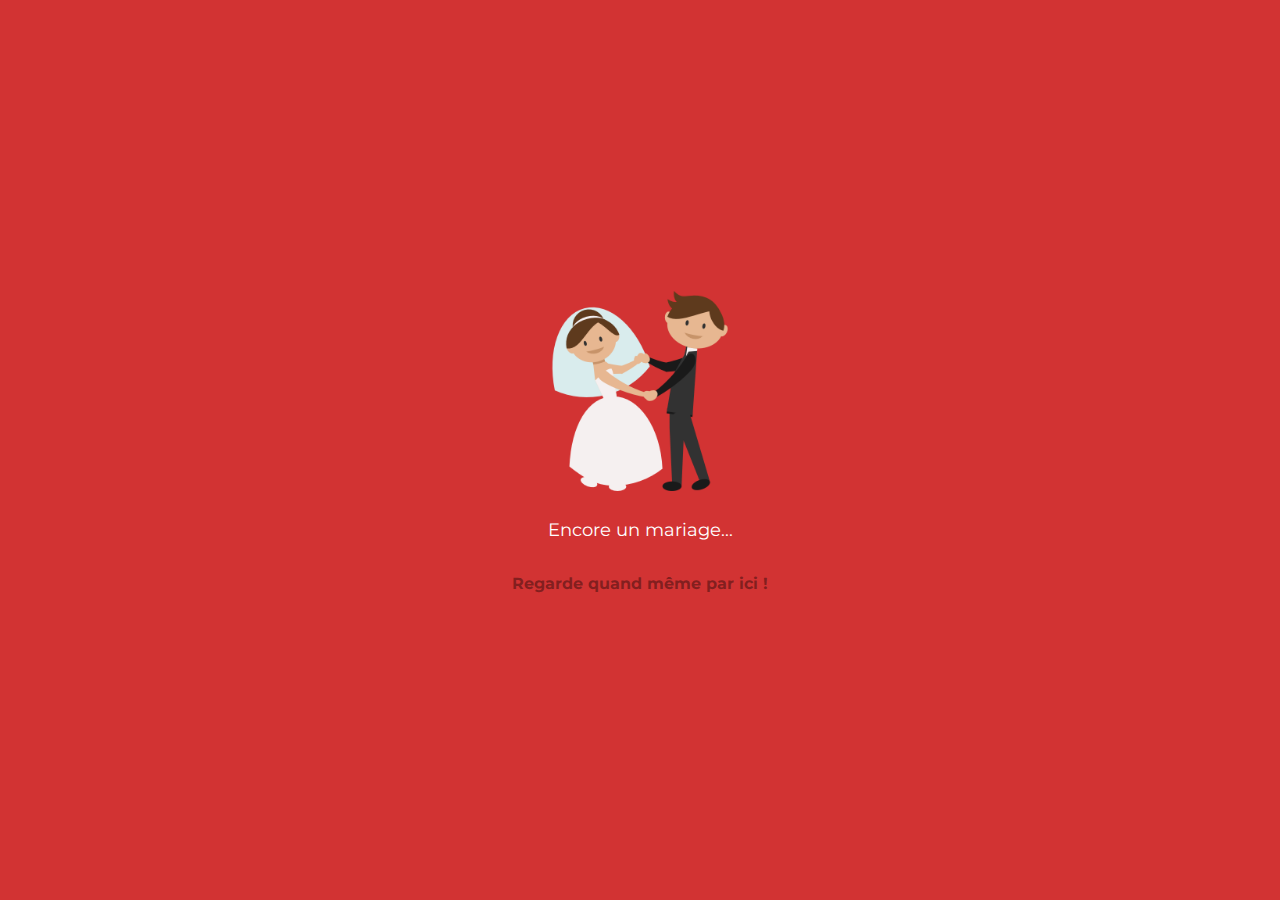
<file: index.html>
<!doctype html>
<html>
  <head>
    <meta charset="utf-8">
    <meta http-equiv="x-ua-compatible" content="ie=edge">
    <meta name="viewport"
          content="width=device-width, initial-scale=1, shrink-to-fit=no">
    <!-- Use the title from a page's frontmatter if it has one -->
    <title>Welcome</title>
    <link href="stylesheets/application-f2df1044.css" rel="stylesheet" />
    <script src="javascripts/application-93de88c9.js"></script>
    <link href="images/wedding-3f1f11cd.png" rel="icon" type="image/png" />
    <link href="https://fonts.googleapis.com/css?family=Montserrat" rel="stylesheet">
  </head>
  <body>
    <div id="home">
  <div class="home-content">
    <img src="images/wedding-3f1f11cd.png" width="200" alt="Wedding" />
    <p>
      Encore un mariage...
    </p>
    <p class="about">
      <a href="about.html">Regarde quand même par ici ! </a>
    </p>
  </div>
</div>

  </body>
</html>
</file>
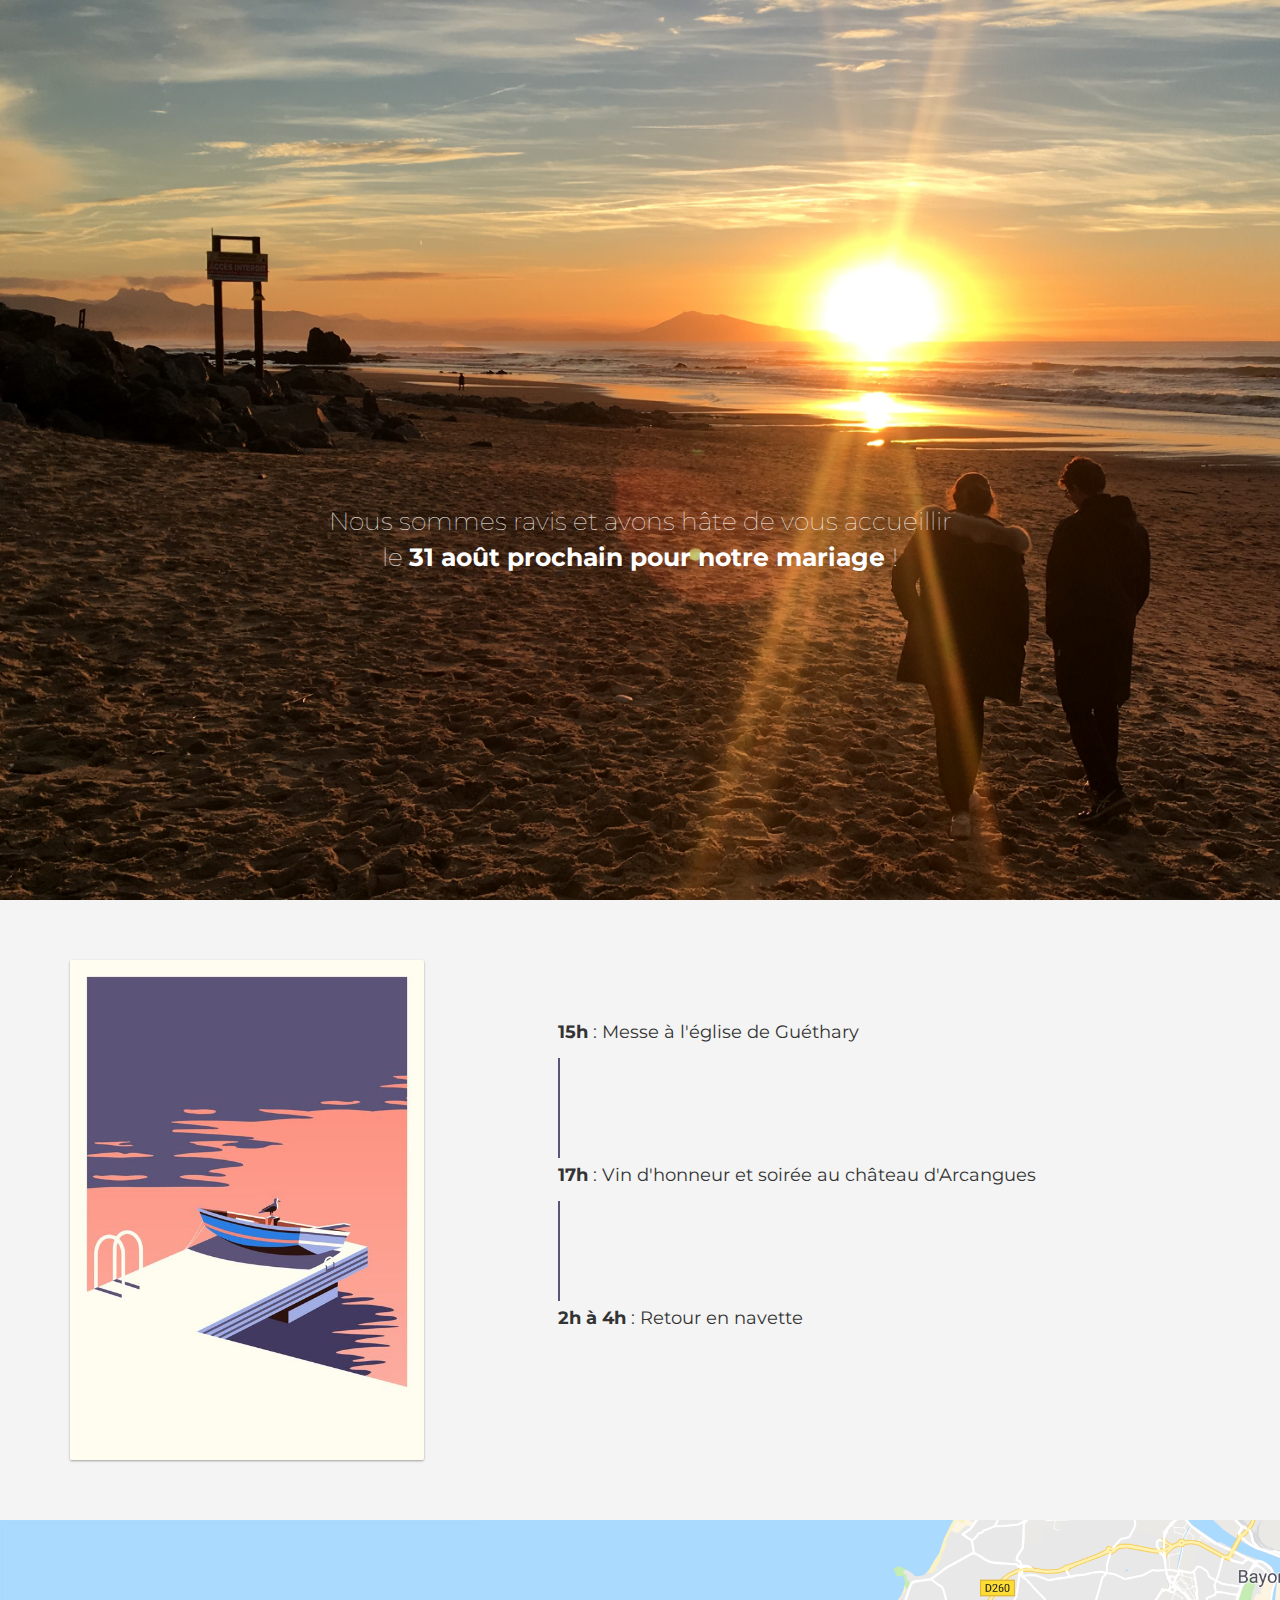
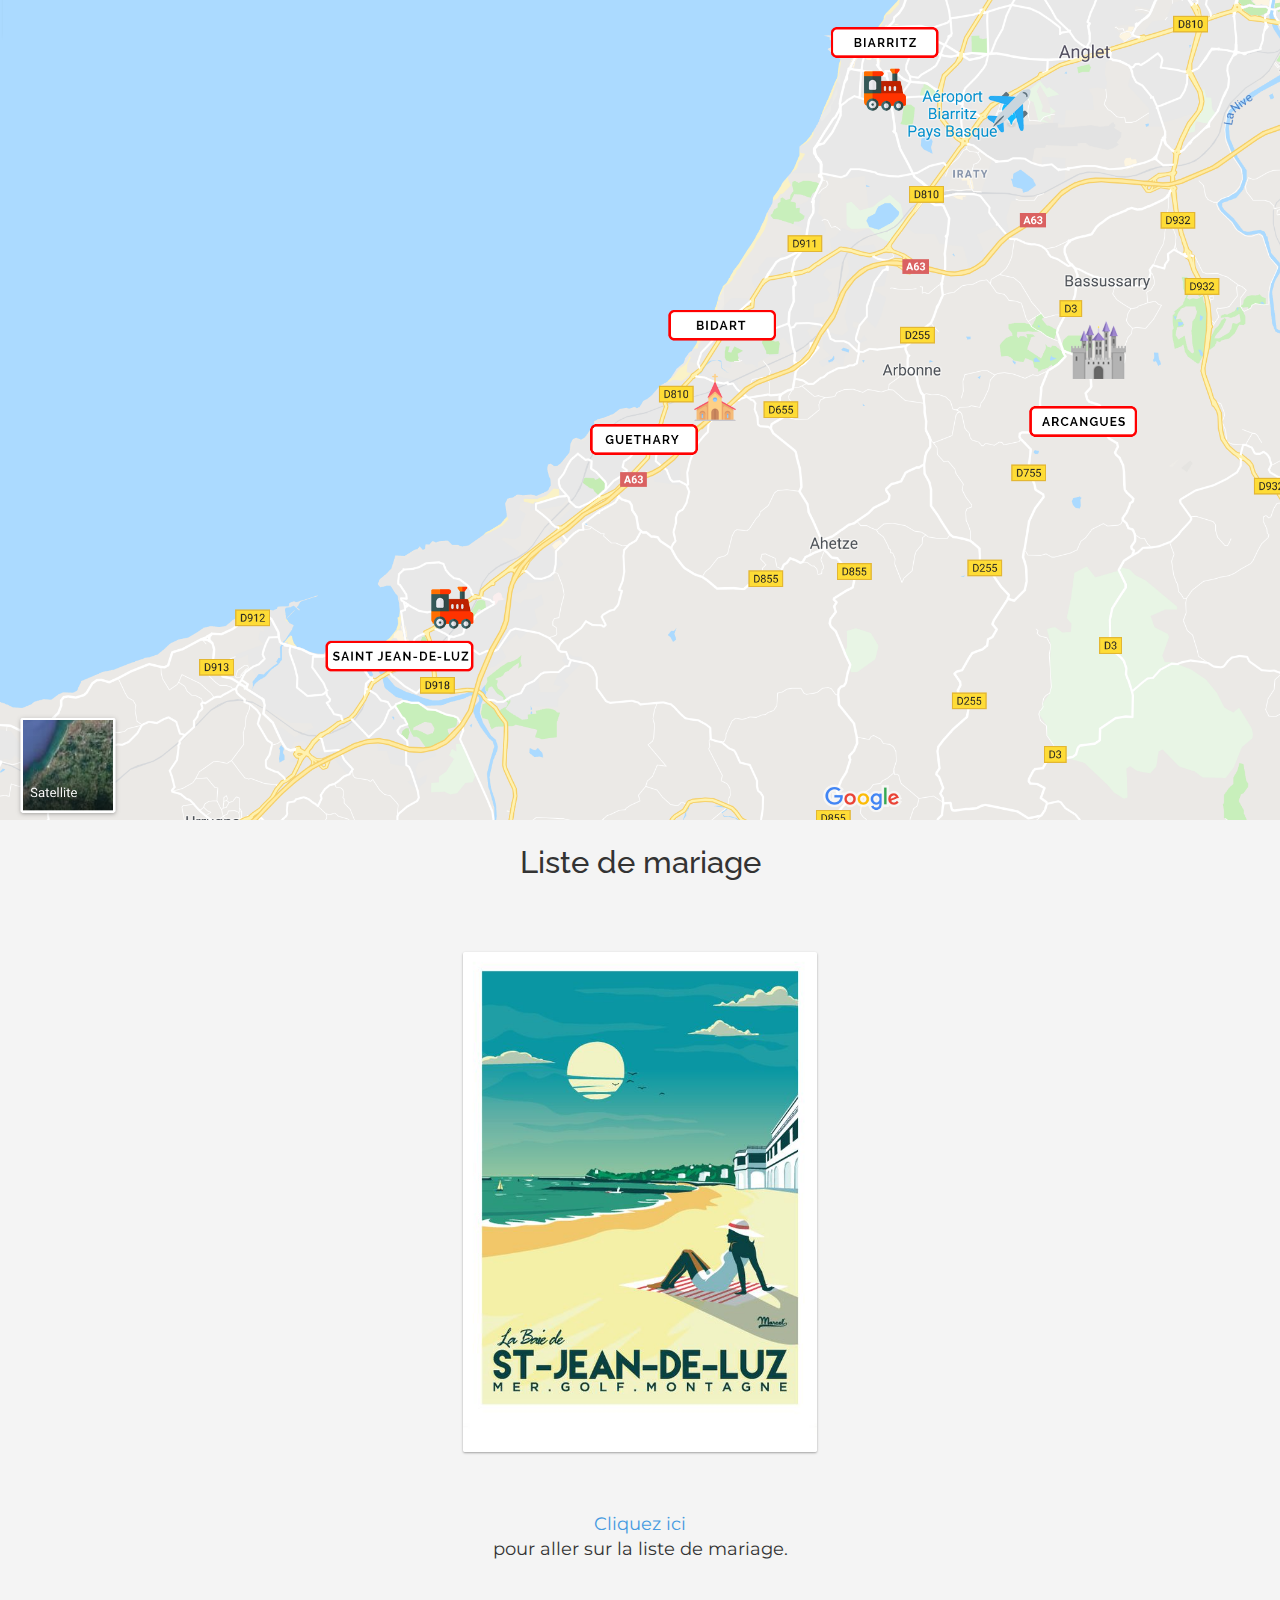
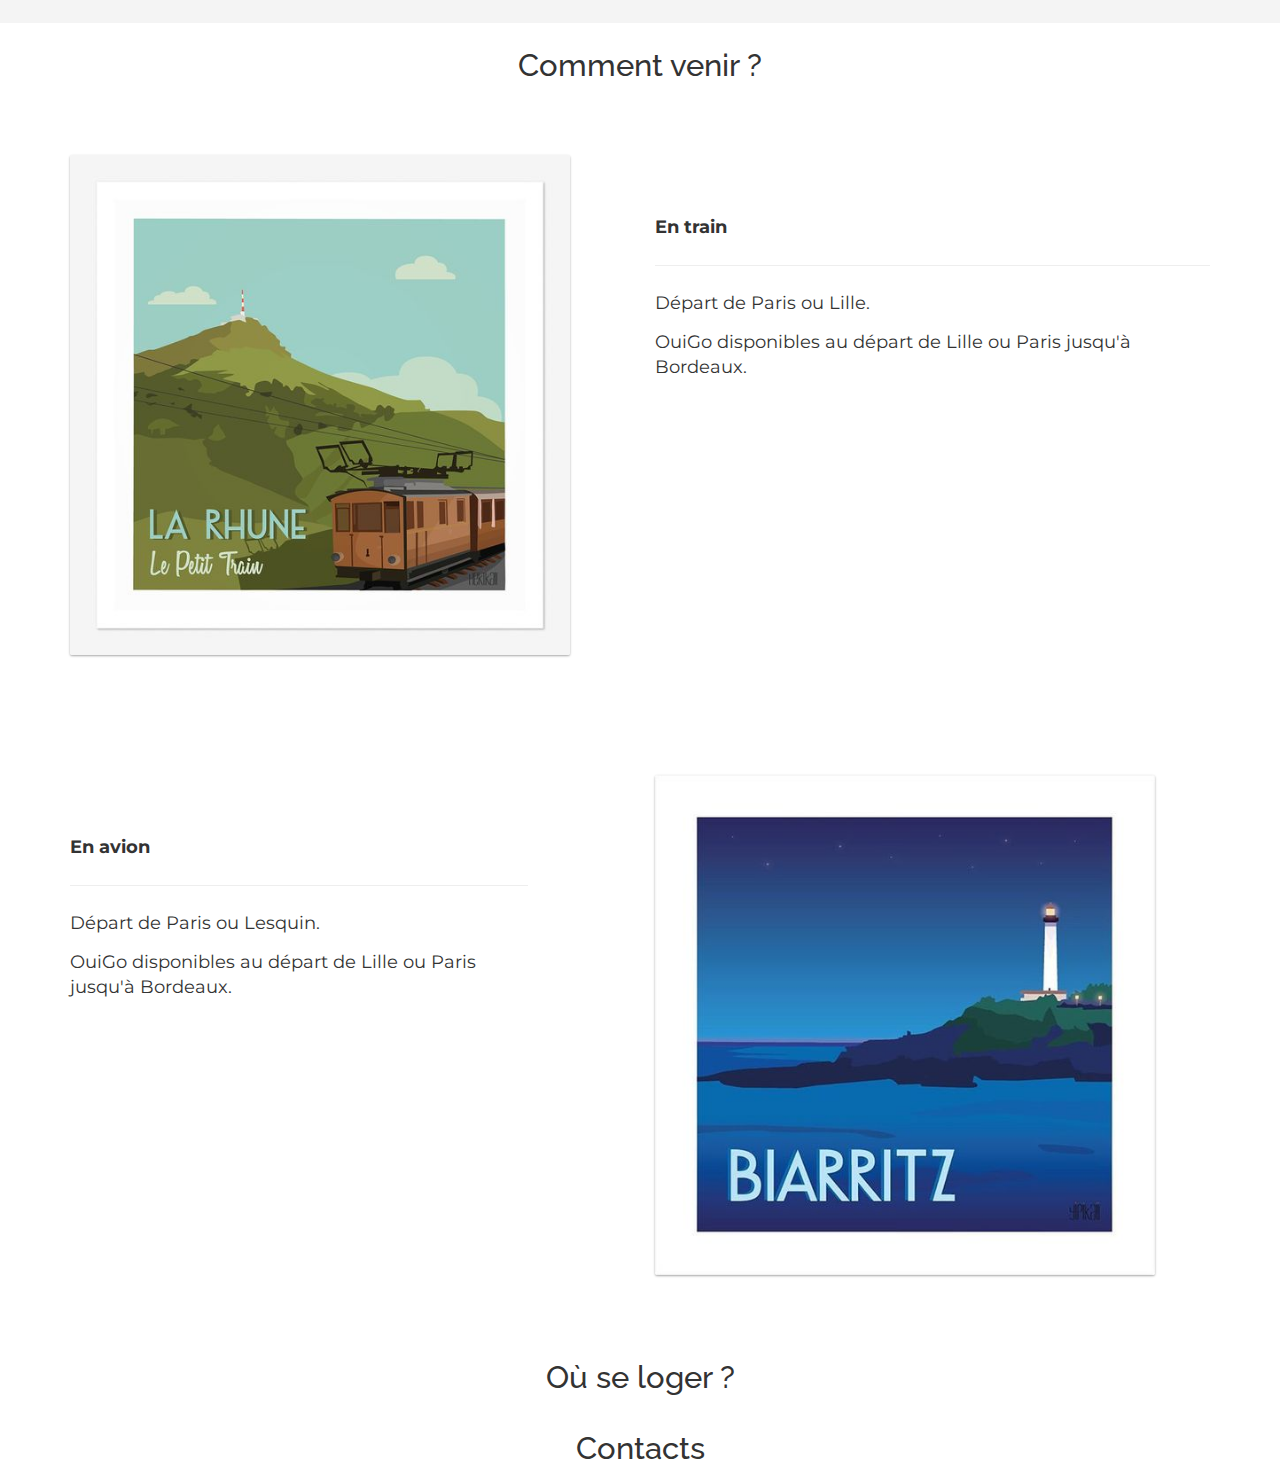
<file: about.html>
<!doctype html>
<html>
  <head>
    <meta charset="utf-8">
    <meta http-equiv="x-ua-compatible" content="ie=edge">
    <meta name="viewport"
          content="width=device-width, initial-scale=1, shrink-to-fit=no">
    <!-- Use the title from a page's frontmatter if it has one -->
    <title>Mariage - Daph - Clém</title>
    <link href="stylesheets/application-f2df1044.css" rel="stylesheet" />
    <script src="javascripts/application-93de88c9.js"></script>
    <link href="images/wedding-3f1f11cd.png" rel="icon" type="image/png" />
    <link href="https://fonts.googleapis.com/css?family=Montserrat" rel="stylesheet">
  </head>
  <body>
    <div class="banner" style="background-image:  url('images/gueth-clem-daph-b2ccffc6.jpg');">
  <div class="banner-content">
    <p>Nous sommes ravis et avons hâte de vous accueillir <br>le <strong>31 août prochain pour notre mariage </strong>!</p>
  </div>
</div>
<div class="container">
  <div class="row">
   <div class="col-md-5 col-xs-12">
      <img src="images/boat-6c89470a.jpg" height="500" class="card-img-2" alt="Boat" />
    </div>
    <div class="col-md-7 col-xs-12">
      <div class="roapmap">
        <p><strong>15h </strong>: Messe à l'église de Guéthary</p>
        <div class="vertical-line"></div>
        <p><strong>17h </strong>: Vin d'honneur et soirée au château d'Arcangues</p>
        <div class="vertical-line"></div>
        <p><strong>2h à 4h </strong>: Retour en navette </p>
      </div>
    </div>
  </div>
</div>
<div class="banner" style="background-image: url('images/map-wedding-3a158add.png');">
  <div class="banner-content">
  </div>
</div>
<div class="container">
  <div class="row">
    <div class="col-xs-12">
        <h3 class="text-center">Liste de mariage</h3>
    </div>
    <div class="col-md-6 col-md-offset-3 col-xs-12 text-center">
      <img src="images/st-jean-ede36c4e.jpg" height="500" class="card-img-2" alt="St jean" />
    </div>
    <div class="col-xs-12">
      <p class="text-center" style="margin-bottom: 60px;"><a href="#" style="text-decoration: none;">Cliquez ici<br></a> pour aller sur la liste de mariage.</p>
    </div>
  </div>
</div>
<div  style="background-color: white">
  <div class="row">
    <div class="col-xs-12">
        <h3 class="text-center">Comment venir ?</h3>
    </div>
  </div>
<div class="container">
  <div class="row">
    <div class="col-md-5 col-xs-12">
      <img src="images/rhune-d2dae90c.jpg" height="500" class="card-img-2" alt="Rhune" />
    </div>
    <div class="col-md-6 col-md-offset-1 col-xs-12">
      <div class="roapmap">
        <p><strong>En train</strong></p>
        <hr>
        <p>Départ de Paris ou Lille.</p>
        <p>OuiGo disponibles au départ de Lille ou Paris jusqu'à Bordeaux.</p>
      </div>
    </div>
  </div>
  <div class="row">
    <div class="col-md-5 col-xs-12">
      <div class="roapmap">
        <p><strong>En avion</strong></p>
        <hr>
        <p>Départ de Paris ou Lesquin.</p>
        <p>OuiGo disponibles au départ de Lille ou Paris jusqu'à Bordeaux.</p>
      </div>
    </div>
    <div class="col-md-6 col-md-offset-1 col-xs-12">
      <img src="images/biarritz-5c18dfc7.jpg" height="500" class="card-img-2" alt="Biarritz" />
    </div>
  </div>
</div>
<div class="container">
  <div class="row">
    <div class="col-xs-12">
        <h3 class="text-center">Où se loger ?</h3>
    </div>
  </div>
</div>
<div class="container">
  <div class="row">
    <div class="col-xs-12">
        <h3 class="text-center">Contacts</h3>
    </div>
  </div>
</div>


  </body>
</html>
</file>
<file: stylesheets/application-f2df1044.css>
@import url("https://fonts.googleapis.com/css?family=Open+Sans:400,300,700|Raleway:400,100,300,700,500");/*!
 * Bootstrap v3.3.7 (http://getbootstrap.com)
 * Copyright 2011-2016 Twitter, Inc.
 * Licensed under MIT (https://github.com/twbs/bootstrap/blob/master/LICENSE)
 *//*! normalize.css v3.0.3 | MIT License | github.com/necolas/normalize.css */html{font-family:sans-serif;-ms-text-size-adjust:100%;-webkit-text-size-adjust:100%}body{margin:0}article,aside,details,figcaption,figure,footer,header,hgroup,main,menu,nav,section,summary{display:block}audio,canvas,progress,video{display:inline-block;vertical-align:baseline}audio:not([controls]){display:none;height:0}[hidden],template{display:none}a{background-color:transparent}a:active,a:hover{outline:0}abbr[title]{border-bottom:1px dotted}b,strong{font-weight:bold}dfn{font-style:italic}h1{font-size:2em;margin:0.67em 0}mark{background:#ff0;color:#000}small{font-size:80%}sub,sup{font-size:75%;line-height:0;position:relative;vertical-align:baseline}sup{top:-0.5em}sub{bottom:-0.25em}img{border:0}svg:not(:root){overflow:hidden}figure{margin:1em 40px}hr{-webkit-box-sizing:content-box;box-sizing:content-box;height:0}pre{overflow:auto}code,kbd,pre,samp{font-family:monospace, monospace;font-size:1em}button,input,optgroup,select,textarea{color:inherit;font:inherit;margin:0}button{overflow:visible}button,select{text-transform:none}button,html input[type="button"],input[type="reset"],input[type="submit"]{-webkit-appearance:button;cursor:pointer}button[disabled],html input[disabled]{cursor:default}button::-moz-focus-inner,input::-moz-focus-inner{border:0;padding:0}input{line-height:normal}input[type="checkbox"],input[type="radio"]{-webkit-box-sizing:border-box;box-sizing:border-box;padding:0}input[type="number"]::-webkit-inner-spin-button,input[type="number"]::-webkit-outer-spin-button{height:auto}input[type="search"]{-webkit-appearance:textfield;-webkit-box-sizing:content-box;box-sizing:content-box}input[type="search"]::-webkit-search-cancel-button,input[type="search"]::-webkit-search-decoration{-webkit-appearance:none}fieldset{border:1px solid #c0c0c0;margin:0 2px;padding:0.35em 0.625em 0.75em}legend{border:0;padding:0}textarea{overflow:auto}optgroup{font-weight:bold}table{border-collapse:collapse;border-spacing:0}td,th{padding:0}/*! Source: https://github.com/h5bp/html5-boilerplate/blob/master/src/css/main.css */@media print{*,*:before,*:after{background:transparent !important;color:#000 !important;-webkit-box-shadow:none !important;box-shadow:none !important;text-shadow:none !important}a,a:visited{text-decoration:underline}a[href]:after{content:" (" attr(href) ")"}abbr[title]:after{content:" (" attr(title) ")"}a[href^="#"]:after,a[href^="javascript:"]:after{content:""}pre,blockquote{border:1px solid #999;page-break-inside:avoid}thead{display:table-header-group}tr,img{page-break-inside:avoid}img{max-width:100% !important}p,h2,h3{orphans:3;widows:3}h2,h3{page-break-after:avoid}.navbar{display:none}.btn>.caret,.dropup>.btn>.caret{border-top-color:#000 !important}.label{border:1px solid #000}.table{border-collapse:collapse !important}.table td,.table th{background-color:#fff !important}.table-bordered th,.table-bordered td{border:1px solid #ddd !important}}@font-face{font-family:'Glyphicons Halflings';src:url("../assets/bootstrap/glyphicons-halflings-regular-86b6f62b.eot");src:url("../assets/bootstrap/glyphicons-halflings-regular-86b6f62b.eot?#iefix") format("embedded-opentype"),url("../assets/bootstrap/glyphicons-halflings-regular-ca35b697.woff2") format("woff2"),url("../assets/bootstrap/glyphicons-halflings-regular-278e49a8.woff") format("woff"),url("../assets/bootstrap/glyphicons-halflings-regular-44bc1850.ttf") format("truetype"),url("../assets/bootstrap/glyphicons-halflings-regular-de51a849.svg#glyphicons_halflingsregular") format("svg")}.glyphicon{position:relative;top:1px;display:inline-block;font-family:'Glyphicons Halflings';font-style:normal;font-weight:normal;line-height:1;-webkit-font-smoothing:antialiased;-moz-osx-font-smoothing:grayscale}.glyphicon-asterisk:before{content:"\002a"}.glyphicon-plus:before{content:"\002b"}.glyphicon-euro:before,.glyphicon-eur:before{content:"\20ac"}.glyphicon-minus:before{content:"\2212"}.glyphicon-cloud:before{content:"\2601"}.glyphicon-envelope:before{content:"\2709"}.glyphicon-pencil:before{content:"\270f"}.glyphicon-glass:before{content:"\e001"}.glyphicon-music:before{content:"\e002"}.glyphicon-search:before{content:"\e003"}.glyphicon-heart:before{content:"\e005"}.glyphicon-star:before{content:"\e006"}.glyphicon-star-empty:before{content:"\e007"}.glyphicon-user:before{content:"\e008"}.glyphicon-film:before{content:"\e009"}.glyphicon-th-large:before{content:"\e010"}.glyphicon-th:before{content:"\e011"}.glyphicon-th-list:before{content:"\e012"}.glyphicon-ok:before{content:"\e013"}.glyphicon-remove:before{content:"\e014"}.glyphicon-zoom-in:before{content:"\e015"}.glyphicon-zoom-out:before{content:"\e016"}.glyphicon-off:before{content:"\e017"}.glyphicon-signal:before{content:"\e018"}.glyphicon-cog:before{content:"\e019"}.glyphicon-trash:before{content:"\e020"}.glyphicon-home:before{content:"\e021"}.glyphicon-file:before{content:"\e022"}.glyphicon-time:before{content:"\e023"}.glyphicon-road:before{content:"\e024"}.glyphicon-download-alt:before{content:"\e025"}.glyphicon-download:before{content:"\e026"}.glyphicon-upload:before{content:"\e027"}.glyphicon-inbox:before{content:"\e028"}.glyphicon-play-circle:before{content:"\e029"}.glyphicon-repeat:before{content:"\e030"}.glyphicon-refresh:before{content:"\e031"}.glyphicon-list-alt:before{content:"\e032"}.glyphicon-lock:before{content:"\e033"}.glyphicon-flag:before{content:"\e034"}.glyphicon-headphones:before{content:"\e035"}.glyphicon-volume-off:before{content:"\e036"}.glyphicon-volume-down:before{content:"\e037"}.glyphicon-volume-up:before{content:"\e038"}.glyphicon-qrcode:before{content:"\e039"}.glyphicon-barcode:before{content:"\e040"}.glyphicon-tag:before{content:"\e041"}.glyphicon-tags:before{content:"\e042"}.glyphicon-book:before{content:"\e043"}.glyphicon-bookmark:before{content:"\e044"}.glyphicon-print:before{content:"\e045"}.glyphicon-camera:before{content:"\e046"}.glyphicon-font:before{content:"\e047"}.glyphicon-bold:before{content:"\e048"}.glyphicon-italic:before{content:"\e049"}.glyphicon-text-height:before{content:"\e050"}.glyphicon-text-width:before{content:"\e051"}.glyphicon-align-left:before{content:"\e052"}.glyphicon-align-center:before{content:"\e053"}.glyphicon-align-right:before{content:"\e054"}.glyphicon-align-justify:before{content:"\e055"}.glyphicon-list:before{content:"\e056"}.glyphicon-indent-left:before{content:"\e057"}.glyphicon-indent-right:before{content:"\e058"}.glyphicon-facetime-video:before{content:"\e059"}.glyphicon-picture:before{content:"\e060"}.glyphicon-map-marker:before{content:"\e062"}.glyphicon-adjust:before{content:"\e063"}.glyphicon-tint:before{content:"\e064"}.glyphicon-edit:before{content:"\e065"}.glyphicon-share:before{content:"\e066"}.glyphicon-check:before{content:"\e067"}.glyphicon-move:before{content:"\e068"}.glyphicon-step-backward:before{content:"\e069"}.glyphicon-fast-backward:before{content:"\e070"}.glyphicon-backward:before{content:"\e071"}.glyphicon-play:before{content:"\e072"}.glyphicon-pause:before{content:"\e073"}.glyphicon-stop:before{content:"\e074"}.glyphicon-forward:before{content:"\e075"}.glyphicon-fast-forward:before{content:"\e076"}.glyphicon-step-forward:before{content:"\e077"}.glyphicon-eject:before{content:"\e078"}.glyphicon-chevron-left:before{content:"\e079"}.glyphicon-chevron-right:before{content:"\e080"}.glyphicon-plus-sign:before{content:"\e081"}.glyphicon-minus-sign:before{content:"\e082"}.glyphicon-remove-sign:before{content:"\e083"}.glyphicon-ok-sign:before{content:"\e084"}.glyphicon-question-sign:before{content:"\e085"}.glyphicon-info-sign:before{content:"\e086"}.glyphicon-screenshot:before{content:"\e087"}.glyphicon-remove-circle:before{content:"\e088"}.glyphicon-ok-circle:before{content:"\e089"}.glyphicon-ban-circle:before{content:"\e090"}.glyphicon-arrow-left:before{content:"\e091"}.glyphicon-arrow-right:before{content:"\e092"}.glyphicon-arrow-up:before{content:"\e093"}.glyphicon-arrow-down:before{content:"\e094"}.glyphicon-share-alt:before{content:"\e095"}.glyphicon-resize-full:before{content:"\e096"}.glyphicon-resize-small:before{content:"\e097"}.glyphicon-exclamation-sign:before{content:"\e101"}.glyphicon-gift:before{content:"\e102"}.glyphicon-leaf:before{content:"\e103"}.glyphicon-fire:before{content:"\e104"}.glyphicon-eye-open:before{content:"\e105"}.glyphicon-eye-close:before{content:"\e106"}.glyphicon-warning-sign:before{content:"\e107"}.glyphicon-plane:before{content:"\e108"}.glyphicon-calendar:before{content:"\e109"}.glyphicon-random:before{content:"\e110"}.glyphicon-comment:before{content:"\e111"}.glyphicon-magnet:before{content:"\e112"}.glyphicon-chevron-up:before{content:"\e113"}.glyphicon-chevron-down:before{content:"\e114"}.glyphicon-retweet:before{content:"\e115"}.glyphicon-shopping-cart:before{content:"\e116"}.glyphicon-folder-close:before{content:"\e117"}.glyphicon-folder-open:before{content:"\e118"}.glyphicon-resize-vertical:before{content:"\e119"}.glyphicon-resize-horizontal:before{content:"\e120"}.glyphicon-hdd:before{content:"\e121"}.glyphicon-bullhorn:before{content:"\e122"}.glyphicon-bell:before{content:"\e123"}.glyphicon-certificate:before{content:"\e124"}.glyphicon-thumbs-up:before{content:"\e125"}.glyphicon-thumbs-down:before{content:"\e126"}.glyphicon-hand-right:before{content:"\e127"}.glyphicon-hand-left:before{content:"\e128"}.glyphicon-hand-up:before{content:"\e129"}.glyphicon-hand-down:before{content:"\e130"}.glyphicon-circle-arrow-right:before{content:"\e131"}.glyphicon-circle-arrow-left:before{content:"\e132"}.glyphicon-circle-arrow-up:before{content:"\e133"}.glyphicon-circle-arrow-down:before{content:"\e134"}.glyphicon-globe:before{content:"\e135"}.glyphicon-wrench:before{content:"\e136"}.glyphicon-tasks:before{content:"\e137"}.glyphicon-filter:before{content:"\e138"}.glyphicon-briefcase:before{content:"\e139"}.glyphicon-fullscreen:before{content:"\e140"}.glyphicon-dashboard:before{content:"\e141"}.glyphicon-paperclip:before{content:"\e142"}.glyphicon-heart-empty:before{content:"\e143"}.glyphicon-link:before{content:"\e144"}.glyphicon-phone:before{content:"\e145"}.glyphicon-pushpin:before{content:"\e146"}.glyphicon-usd:before{content:"\e148"}.glyphicon-gbp:before{content:"\e149"}.glyphicon-sort:before{content:"\e150"}.glyphicon-sort-by-alphabet:before{content:"\e151"}.glyphicon-sort-by-alphabet-alt:before{content:"\e152"}.glyphicon-sort-by-order:before{content:"\e153"}.glyphicon-sort-by-order-alt:before{content:"\e154"}.glyphicon-sort-by-attributes:before{content:"\e155"}.glyphicon-sort-by-attributes-alt:before{content:"\e156"}.glyphicon-unchecked:before{content:"\e157"}.glyphicon-expand:before{content:"\e158"}.glyphicon-collapse-down:before{content:"\e159"}.glyphicon-collapse-up:before{content:"\e160"}.glyphicon-log-in:before{content:"\e161"}.glyphicon-flash:before{content:"\e162"}.glyphicon-log-out:before{content:"\e163"}.glyphicon-new-window:before{content:"\e164"}.glyphicon-record:before{content:"\e165"}.glyphicon-save:before{content:"\e166"}.glyphicon-open:before{content:"\e167"}.glyphicon-saved:before{content:"\e168"}.glyphicon-import:before{content:"\e169"}.glyphicon-export:before{content:"\e170"}.glyphicon-send:before{content:"\e171"}.glyphicon-floppy-disk:before{content:"\e172"}.glyphicon-floppy-saved:before{content:"\e173"}.glyphicon-floppy-remove:before{content:"\e174"}.glyphicon-floppy-save:before{content:"\e175"}.glyphicon-floppy-open:before{content:"\e176"}.glyphicon-credit-card:before{content:"\e177"}.glyphicon-transfer:before{content:"\e178"}.glyphicon-cutlery:before{content:"\e179"}.glyphicon-header:before{content:"\e180"}.glyphicon-compressed:before{content:"\e181"}.glyphicon-earphone:before{content:"\e182"}.glyphicon-phone-alt:before{content:"\e183"}.glyphicon-tower:before{content:"\e184"}.glyphicon-stats:before{content:"\e185"}.glyphicon-sd-video:before{content:"\e186"}.glyphicon-hd-video:before{content:"\e187"}.glyphicon-subtitles:before{content:"\e188"}.glyphicon-sound-stereo:before{content:"\e189"}.glyphicon-sound-dolby:before{content:"\e190"}.glyphicon-sound-5-1:before{content:"\e191"}.glyphicon-sound-6-1:before{content:"\e192"}.glyphicon-sound-7-1:before{content:"\e193"}.glyphicon-copyright-mark:before{content:"\e194"}.glyphicon-registration-mark:before{content:"\e195"}.glyphicon-cloud-download:before{content:"\e197"}.glyphicon-cloud-upload:before{content:"\e198"}.glyphicon-tree-conifer:before{content:"\e199"}.glyphicon-tree-deciduous:before{content:"\e200"}.glyphicon-cd:before{content:"\e201"}.glyphicon-save-file:before{content:"\e202"}.glyphicon-open-file:before{content:"\e203"}.glyphicon-level-up:before{content:"\e204"}.glyphicon-copy:before{content:"\e205"}.glyphicon-paste:before{content:"\e206"}.glyphicon-alert:before{content:"\e209"}.glyphicon-equalizer:before{content:"\e210"}.glyphicon-king:before{content:"\e211"}.glyphicon-queen:before{content:"\e212"}.glyphicon-pawn:before{content:"\e213"}.glyphicon-bishop:before{content:"\e214"}.glyphicon-knight:before{content:"\e215"}.glyphicon-baby-formula:before{content:"\e216"}.glyphicon-tent:before{content:"\26fa"}.glyphicon-blackboard:before{content:"\e218"}.glyphicon-bed:before{content:"\e219"}.glyphicon-apple:before{content:"\f8ff"}.glyphicon-erase:before{content:"\e221"}.glyphicon-hourglass:before{content:"\231b"}.glyphicon-lamp:before{content:"\e223"}.glyphicon-duplicate:before{content:"\e224"}.glyphicon-piggy-bank:before{content:"\e225"}.glyphicon-scissors:before{content:"\e226"}.glyphicon-bitcoin:before{content:"\e227"}.glyphicon-btc:before{content:"\e227"}.glyphicon-xbt:before{content:"\e227"}.glyphicon-yen:before{content:"\00a5"}.glyphicon-jpy:before{content:"\00a5"}.glyphicon-ruble:before{content:"\20bd"}.glyphicon-rub:before{content:"\20bd"}.glyphicon-scale:before{content:"\e230"}.glyphicon-ice-lolly:before{content:"\e231"}.glyphicon-ice-lolly-tasted:before{content:"\e232"}.glyphicon-education:before{content:"\e233"}.glyphicon-option-horizontal:before{content:"\e234"}.glyphicon-option-vertical:before{content:"\e235"}.glyphicon-menu-hamburger:before{content:"\e236"}.glyphicon-modal-window:before{content:"\e237"}.glyphicon-oil:before{content:"\e238"}.glyphicon-grain:before{content:"\e239"}.glyphicon-sunglasses:before{content:"\e240"}.glyphicon-text-size:before{content:"\e241"}.glyphicon-text-color:before{content:"\e242"}.glyphicon-text-background:before{content:"\e243"}.glyphicon-object-align-top:before{content:"\e244"}.glyphicon-object-align-bottom:before{content:"\e245"}.glyphicon-object-align-horizontal:before{content:"\e246"}.glyphicon-object-align-left:before{content:"\e247"}.glyphicon-object-align-vertical:before{content:"\e248"}.glyphicon-object-align-right:before{content:"\e249"}.glyphicon-triangle-right:before{content:"\e250"}.glyphicon-triangle-left:before{content:"\e251"}.glyphicon-triangle-bottom:before{content:"\e252"}.glyphicon-triangle-top:before{content:"\e253"}.glyphicon-console:before{content:"\e254"}.glyphicon-superscript:before{content:"\e255"}.glyphicon-subscript:before{content:"\e256"}.glyphicon-menu-left:before{content:"\e257"}.glyphicon-menu-right:before{content:"\e258"}.glyphicon-menu-down:before{content:"\e259"}.glyphicon-menu-up:before{content:"\e260"}*{-webkit-box-sizing:border-box;box-sizing:border-box}*:before,*:after{-webkit-box-sizing:border-box;box-sizing:border-box}html{font-size:10px;-webkit-tap-highlight-color:transparent}body{font-family:"Open Sans", "Helvetica", "sans-serif";font-size:18px;line-height:1.42857143;color:#333333;background-color:#F4F4F4}input,button,select,textarea{font-family:inherit;font-size:inherit;line-height:inherit}a{color:#469AE0;text-decoration:none}a:hover,a:focus{color:#1f74ba;text-decoration:underline}a:focus{outline:5px auto -webkit-focus-ring-color;outline-offset:-2px}figure{margin:0}img{vertical-align:middle}.img-responsive{display:block;max-width:100%;height:auto}.img-rounded{border-radius:2px}.img-thumbnail{padding:4px;line-height:1.42857143;background-color:#F4F4F4;border:1px solid #ddd;border-radius:2px;-webkit-transition:all 0.2s ease-in-out;transition:all 0.2s ease-in-out;display:inline-block;max-width:100%;height:auto}.img-circle{border-radius:50%}hr{margin-top:25px;margin-bottom:25px;border:0;border-top:1px solid #eeeeee}.sr-only{position:absolute;width:1px;height:1px;margin:-1px;padding:0;overflow:hidden;clip:rect(0, 0, 0, 0);border:0}.sr-only-focusable:active,.sr-only-focusable:focus{position:static;width:auto;height:auto;margin:0;overflow:visible;clip:auto}[role="button"]{cursor:pointer}h1,h2,h3,h4,h5,h6,.h1,.h2,.h3,.h4,.h5,.h6{font-family:"Raleway", "Helvetica", "sans-serif";font-weight:500;line-height:1.1;color:inherit}h1 small,h1 .small,h2 small,h2 .small,h3 small,h3 .small,h4 small,h4 .small,h5 small,h5 .small,h6 small,h6 .small,.h1 small,.h1 .small,.h2 small,.h2 .small,.h3 small,.h3 .small,.h4 small,.h4 .small,.h5 small,.h5 .small,.h6 small,.h6 .small{font-weight:normal;line-height:1;color:#777777}h1,.h1,h2,.h2,h3,.h3{margin-top:25px;margin-bottom:12.5px}h1 small,h1 .small,.h1 small,.h1 .small,h2 small,h2 .small,.h2 small,.h2 .small,h3 small,h3 .small,.h3 small,.h3 .small{font-size:65%}h4,.h4,h5,.h5,h6,.h6{margin-top:12.5px;margin-bottom:12.5px}h4 small,h4 .small,.h4 small,.h4 .small,h5 small,h5 .small,.h5 small,.h5 .small,h6 small,h6 .small,.h6 small,.h6 .small{font-size:75%}h1,.h1{font-size:46px}h2,.h2{font-size:38px}h3,.h3{font-size:31px}h4,.h4{font-size:23px}h5,.h5{font-size:18px}h6,.h6{font-size:16px}p{margin:0 0 12.5px}.lead{margin-bottom:25px;font-size:20px;font-weight:300;line-height:1.4}@media (min-width: 768px){.lead{font-size:27px}}small,.small{font-size:88%}mark,.mark{background-color:#fcf8e3;padding:.2em}.text-left{text-align:left}.text-right{text-align:right}.text-center{text-align:center}.text-justify{text-align:justify}.text-nowrap{white-space:nowrap}.text-lowercase{text-transform:lowercase}.text-uppercase,.initialism{text-transform:uppercase}.text-capitalize{text-transform:capitalize}.text-muted{color:#777777}.text-primary{color:#469AE0}a.text-primary:hover,a.text-primary:focus{color:#2381d0}.text-success{color:#3c763d}a.text-success:hover,a.text-success:focus{color:#2b542c}.text-info{color:#31708f}a.text-info:hover,a.text-info:focus{color:#245269}.text-warning{color:#8a6d3b}a.text-warning:hover,a.text-warning:focus{color:#66512c}.text-danger{color:#a94442}a.text-danger:hover,a.text-danger:focus{color:#843534}.bg-primary{color:#fff}.bg-primary{background-color:#469AE0}a.bg-primary:hover,a.bg-primary:focus{background-color:#2381d0}.bg-success{background-color:#dff0d8}a.bg-success:hover,a.bg-success:focus{background-color:#c1e2b3}.bg-info{background-color:#d9edf7}a.bg-info:hover,a.bg-info:focus{background-color:#afd9ee}.bg-warning{background-color:#fcf8e3}a.bg-warning:hover,a.bg-warning:focus{background-color:#f7ecb5}.bg-danger{background-color:#f2dede}a.bg-danger:hover,a.bg-danger:focus{background-color:#e4b9b9}.page-header{padding-bottom:11.5px;margin:50px 0 25px;border-bottom:1px solid #eeeeee}ul,ol{margin-top:0;margin-bottom:12.5px}ul ul,ul ol,ol ul,ol ol{margin-bottom:0}.list-unstyled{padding-left:0;list-style:none}.list-inline{padding-left:0;list-style:none;margin-left:-5px}.list-inline>li{display:inline-block;padding-left:5px;padding-right:5px}dl{margin-top:0;margin-bottom:25px}dt,dd{line-height:1.42857143}dt{font-weight:bold}dd{margin-left:0}.dl-horizontal dd:before,.dl-horizontal dd:after{content:" ";display:table}.dl-horizontal dd:after{clear:both}@media (min-width: 768px){.dl-horizontal dt{float:left;width:160px;clear:left;text-align:right;overflow:hidden;text-overflow:ellipsis;white-space:nowrap}.dl-horizontal dd{margin-left:180px}}abbr[title],abbr[data-original-title]{cursor:help;border-bottom:1px dotted #777777}.initialism{font-size:90%}blockquote{padding:12.5px 25px;margin:0 0 25px;font-size:22.5px;border-left:5px solid #eeeeee}blockquote p:last-child,blockquote ul:last-child,blockquote ol:last-child{margin-bottom:0}blockquote footer,blockquote small,blockquote .small{display:block;font-size:80%;line-height:1.42857143;color:#777777}blockquote footer:before,blockquote small:before,blockquote .small:before{content:'\2014 \00A0'}.blockquote-reverse,blockquote.pull-right{padding-right:15px;padding-left:0;border-right:5px solid #eeeeee;border-left:0;text-align:right}.blockquote-reverse footer:before,.blockquote-reverse small:before,.blockquote-reverse .small:before,blockquote.pull-right footer:before,blockquote.pull-right small:before,blockquote.pull-right .small:before{content:''}.blockquote-reverse footer:after,.blockquote-reverse small:after,.blockquote-reverse .small:after,blockquote.pull-right footer:after,blockquote.pull-right small:after,blockquote.pull-right .small:after{content:'\00A0 \2014'}address{margin-bottom:25px;font-style:normal;line-height:1.42857143}code,kbd,pre,samp{font-family:Menlo, Monaco, Consolas, "Courier New", monospace}code{padding:2px 4px;font-size:90%;color:#c7254e;background-color:#f9f2f4;border-radius:2px}kbd{padding:2px 4px;font-size:90%;color:#fff;background-color:#333;border-radius:2px;-webkit-box-shadow:inset 0 -1px 0 rgba(0,0,0,0.25);box-shadow:inset 0 -1px 0 rgba(0,0,0,0.25)}kbd kbd{padding:0;font-size:100%;font-weight:bold;-webkit-box-shadow:none;box-shadow:none}pre{display:block;padding:12px;margin:0 0 12.5px;font-size:17px;line-height:1.42857143;word-break:break-all;word-wrap:break-word;color:#333333;background-color:#f5f5f5;border:1px solid #ccc;border-radius:2px}pre code{padding:0;font-size:inherit;color:inherit;white-space:pre-wrap;background-color:transparent;border-radius:0}.pre-scrollable{max-height:340px;overflow-y:scroll}.container{margin-right:auto;margin-left:auto;padding-left:15px;padding-right:15px}.container:before,.container:after{content:" ";display:table}.container:after{clear:both}@media (min-width: 768px){.container{width:750px}}@media (min-width: 992px){.container{width:970px}}@media (min-width: 1200px){.container{width:1170px}}.container-fluid{margin-right:auto;margin-left:auto;padding-left:15px;padding-right:15px}.container-fluid:before,.container-fluid:after{content:" ";display:table}.container-fluid:after{clear:both}.row{margin-left:-15px;margin-right:-15px}.row:before,.row:after{content:" ";display:table}.row:after{clear:both}.col-xs-1,.col-sm-1,.col-md-1,.col-lg-1,.col-xs-2,.col-sm-2,.col-md-2,.col-lg-2,.col-xs-3,.col-sm-3,.col-md-3,.col-lg-3,.col-xs-4,.col-sm-4,.col-md-4,.col-lg-4,.col-xs-5,.col-sm-5,.col-md-5,.col-lg-5,.col-xs-6,.col-sm-6,.col-md-6,.col-lg-6,.col-xs-7,.col-sm-7,.col-md-7,.col-lg-7,.col-xs-8,.col-sm-8,.col-md-8,.col-lg-8,.col-xs-9,.col-sm-9,.col-md-9,.col-lg-9,.col-xs-10,.col-sm-10,.col-md-10,.col-lg-10,.col-xs-11,.col-sm-11,.col-md-11,.col-lg-11,.col-xs-12,.col-sm-12,.col-md-12,.col-lg-12{position:relative;min-height:1px;padding-left:15px;padding-right:15px}.col-xs-1,.col-xs-2,.col-xs-3,.col-xs-4,.col-xs-5,.col-xs-6,.col-xs-7,.col-xs-8,.col-xs-9,.col-xs-10,.col-xs-11,.col-xs-12{float:left}.col-xs-1{width:8.33333333%}.col-xs-2{width:16.66666667%}.col-xs-3{width:25%}.col-xs-4{width:33.33333333%}.col-xs-5{width:41.66666667%}.col-xs-6{width:50%}.col-xs-7{width:58.33333333%}.col-xs-8{width:66.66666667%}.col-xs-9{width:75%}.col-xs-10{width:83.33333333%}.col-xs-11{width:91.66666667%}.col-xs-12{width:100%}.col-xs-pull-0{right:auto}.col-xs-pull-1{right:8.33333333%}.col-xs-pull-2{right:16.66666667%}.col-xs-pull-3{right:25%}.col-xs-pull-4{right:33.33333333%}.col-xs-pull-5{right:41.66666667%}.col-xs-pull-6{right:50%}.col-xs-pull-7{right:58.33333333%}.col-xs-pull-8{right:66.66666667%}.col-xs-pull-9{right:75%}.col-xs-pull-10{right:83.33333333%}.col-xs-pull-11{right:91.66666667%}.col-xs-pull-12{right:100%}.col-xs-push-0{left:auto}.col-xs-push-1{left:8.33333333%}.col-xs-push-2{left:16.66666667%}.col-xs-push-3{left:25%}.col-xs-push-4{left:33.33333333%}.col-xs-push-5{left:41.66666667%}.col-xs-push-6{left:50%}.col-xs-push-7{left:58.33333333%}.col-xs-push-8{left:66.66666667%}.col-xs-push-9{left:75%}.col-xs-push-10{left:83.33333333%}.col-xs-push-11{left:91.66666667%}.col-xs-push-12{left:100%}.col-xs-offset-0{margin-left:0%}.col-xs-offset-1{margin-left:8.33333333%}.col-xs-offset-2{margin-left:16.66666667%}.col-xs-offset-3{margin-left:25%}.col-xs-offset-4{margin-left:33.33333333%}.col-xs-offset-5{margin-left:41.66666667%}.col-xs-offset-6{margin-left:50%}.col-xs-offset-7{margin-left:58.33333333%}.col-xs-offset-8{margin-left:66.66666667%}.col-xs-offset-9{margin-left:75%}.col-xs-offset-10{margin-left:83.33333333%}.col-xs-offset-11{margin-left:91.66666667%}.col-xs-offset-12{margin-left:100%}@media (min-width: 768px){.col-sm-1,.col-sm-2,.col-sm-3,.col-sm-4,.col-sm-5,.col-sm-6,.col-sm-7,.col-sm-8,.col-sm-9,.col-sm-10,.col-sm-11,.col-sm-12{float:left}.col-sm-1{width:8.33333333%}.col-sm-2{width:16.66666667%}.col-sm-3{width:25%}.col-sm-4{width:33.33333333%}.col-sm-5{width:41.66666667%}.col-sm-6{width:50%}.col-sm-7{width:58.33333333%}.col-sm-8{width:66.66666667%}.col-sm-9{width:75%}.col-sm-10{width:83.33333333%}.col-sm-11{width:91.66666667%}.col-sm-12{width:100%}.col-sm-pull-0{right:auto}.col-sm-pull-1{right:8.33333333%}.col-sm-pull-2{right:16.66666667%}.col-sm-pull-3{right:25%}.col-sm-pull-4{right:33.33333333%}.col-sm-pull-5{right:41.66666667%}.col-sm-pull-6{right:50%}.col-sm-pull-7{right:58.33333333%}.col-sm-pull-8{right:66.66666667%}.col-sm-pull-9{right:75%}.col-sm-pull-10{right:83.33333333%}.col-sm-pull-11{right:91.66666667%}.col-sm-pull-12{right:100%}.col-sm-push-0{left:auto}.col-sm-push-1{left:8.33333333%}.col-sm-push-2{left:16.66666667%}.col-sm-push-3{left:25%}.col-sm-push-4{left:33.33333333%}.col-sm-push-5{left:41.66666667%}.col-sm-push-6{left:50%}.col-sm-push-7{left:58.33333333%}.col-sm-push-8{left:66.66666667%}.col-sm-push-9{left:75%}.col-sm-push-10{left:83.33333333%}.col-sm-push-11{left:91.66666667%}.col-sm-push-12{left:100%}.col-sm-offset-0{margin-left:0%}.col-sm-offset-1{margin-left:8.33333333%}.col-sm-offset-2{margin-left:16.66666667%}.col-sm-offset-3{margin-left:25%}.col-sm-offset-4{margin-left:33.33333333%}.col-sm-offset-5{margin-left:41.66666667%}.col-sm-offset-6{margin-left:50%}.col-sm-offset-7{margin-left:58.33333333%}.col-sm-offset-8{margin-left:66.66666667%}.col-sm-offset-9{margin-left:75%}.col-sm-offset-10{margin-left:83.33333333%}.col-sm-offset-11{margin-left:91.66666667%}.col-sm-offset-12{margin-left:100%}}@media (min-width: 992px){.col-md-1,.col-md-2,.col-md-3,.col-md-4,.col-md-5,.col-md-6,.col-md-7,.col-md-8,.col-md-9,.col-md-10,.col-md-11,.col-md-12{float:left}.col-md-1{width:8.33333333%}.col-md-2{width:16.66666667%}.col-md-3{width:25%}.col-md-4{width:33.33333333%}.col-md-5{width:41.66666667%}.col-md-6{width:50%}.col-md-7{width:58.33333333%}.col-md-8{width:66.66666667%}.col-md-9{width:75%}.col-md-10{width:83.33333333%}.col-md-11{width:91.66666667%}.col-md-12{width:100%}.col-md-pull-0{right:auto}.col-md-pull-1{right:8.33333333%}.col-md-pull-2{right:16.66666667%}.col-md-pull-3{right:25%}.col-md-pull-4{right:33.33333333%}.col-md-pull-5{right:41.66666667%}.col-md-pull-6{right:50%}.col-md-pull-7{right:58.33333333%}.col-md-pull-8{right:66.66666667%}.col-md-pull-9{right:75%}.col-md-pull-10{right:83.33333333%}.col-md-pull-11{right:91.66666667%}.col-md-pull-12{right:100%}.col-md-push-0{left:auto}.col-md-push-1{left:8.33333333%}.col-md-push-2{left:16.66666667%}.col-md-push-3{left:25%}.col-md-push-4{left:33.33333333%}.col-md-push-5{left:41.66666667%}.col-md-push-6{left:50%}.col-md-push-7{left:58.33333333%}.col-md-push-8{left:66.66666667%}.col-md-push-9{left:75%}.col-md-push-10{left:83.33333333%}.col-md-push-11{left:91.66666667%}.col-md-push-12{left:100%}.col-md-offset-0{margin-left:0%}.col-md-offset-1{margin-left:8.33333333%}.col-md-offset-2{margin-left:16.66666667%}.col-md-offset-3{margin-left:25%}.col-md-offset-4{margin-left:33.33333333%}.col-md-offset-5{margin-left:41.66666667%}.col-md-offset-6{margin-left:50%}.col-md-offset-7{margin-left:58.33333333%}.col-md-offset-8{margin-left:66.66666667%}.col-md-offset-9{margin-left:75%}.col-md-offset-10{margin-left:83.33333333%}.col-md-offset-11{margin-left:91.66666667%}.col-md-offset-12{margin-left:100%}}@media (min-width: 1200px){.col-lg-1,.col-lg-2,.col-lg-3,.col-lg-4,.col-lg-5,.col-lg-6,.col-lg-7,.col-lg-8,.col-lg-9,.col-lg-10,.col-lg-11,.col-lg-12{float:left}.col-lg-1{width:8.33333333%}.col-lg-2{width:16.66666667%}.col-lg-3{width:25%}.col-lg-4{width:33.33333333%}.col-lg-5{width:41.66666667%}.col-lg-6{width:50%}.col-lg-7{width:58.33333333%}.col-lg-8{width:66.66666667%}.col-lg-9{width:75%}.col-lg-10{width:83.33333333%}.col-lg-11{width:91.66666667%}.col-lg-12{width:100%}.col-lg-pull-0{right:auto}.col-lg-pull-1{right:8.33333333%}.col-lg-pull-2{right:16.66666667%}.col-lg-pull-3{right:25%}.col-lg-pull-4{right:33.33333333%}.col-lg-pull-5{right:41.66666667%}.col-lg-pull-6{right:50%}.col-lg-pull-7{right:58.33333333%}.col-lg-pull-8{right:66.66666667%}.col-lg-pull-9{right:75%}.col-lg-pull-10{right:83.33333333%}.col-lg-pull-11{right:91.66666667%}.col-lg-pull-12{right:100%}.col-lg-push-0{left:auto}.col-lg-push-1{left:8.33333333%}.col-lg-push-2{left:16.66666667%}.col-lg-push-3{left:25%}.col-lg-push-4{left:33.33333333%}.col-lg-push-5{left:41.66666667%}.col-lg-push-6{left:50%}.col-lg-push-7{left:58.33333333%}.col-lg-push-8{left:66.66666667%}.col-lg-push-9{left:75%}.col-lg-push-10{left:83.33333333%}.col-lg-push-11{left:91.66666667%}.col-lg-push-12{left:100%}.col-lg-offset-0{margin-left:0%}.col-lg-offset-1{margin-left:8.33333333%}.col-lg-offset-2{margin-left:16.66666667%}.col-lg-offset-3{margin-left:25%}.col-lg-offset-4{margin-left:33.33333333%}.col-lg-offset-5{margin-left:41.66666667%}.col-lg-offset-6{margin-left:50%}.col-lg-offset-7{margin-left:58.33333333%}.col-lg-offset-8{margin-left:66.66666667%}.col-lg-offset-9{margin-left:75%}.col-lg-offset-10{margin-left:83.33333333%}.col-lg-offset-11{margin-left:91.66666667%}.col-lg-offset-12{margin-left:100%}}table{background-color:transparent}caption{padding-top:8px;padding-bottom:8px;color:#777777;text-align:left}th{text-align:left}.table{width:100%;max-width:100%;margin-bottom:25px}.table>thead>tr>th,.table>thead>tr>td,.table>tbody>tr>th,.table>tbody>tr>td,.table>tfoot>tr>th,.table>tfoot>tr>td{padding:8px;line-height:1.42857143;vertical-align:top;border-top:1px solid #ddd}.table>thead>tr>th{vertical-align:bottom;border-bottom:2px solid #ddd}.table>caption+thead>tr:first-child>th,.table>caption+thead>tr:first-child>td,.table>colgroup+thead>tr:first-child>th,.table>colgroup+thead>tr:first-child>td,.table>thead:first-child>tr:first-child>th,.table>thead:first-child>tr:first-child>td{border-top:0}.table>tbody+tbody{border-top:2px solid #ddd}.table .table{background-color:#F4F4F4}.table-condensed>thead>tr>th,.table-condensed>thead>tr>td,.table-condensed>tbody>tr>th,.table-condensed>tbody>tr>td,.table-condensed>tfoot>tr>th,.table-condensed>tfoot>tr>td{padding:5px}.table-bordered{border:1px solid #ddd}.table-bordered>thead>tr>th,.table-bordered>thead>tr>td,.table-bordered>tbody>tr>th,.table-bordered>tbody>tr>td,.table-bordered>tfoot>tr>th,.table-bordered>tfoot>tr>td{border:1px solid #ddd}.table-bordered>thead>tr>th,.table-bordered>thead>tr>td{border-bottom-width:2px}.table-striped>tbody>tr:nth-of-type(odd){background-color:#f9f9f9}.table-hover>tbody>tr:hover{background-color:#f5f5f5}table col[class*="col-"]{position:static;float:none;display:table-column}table td[class*="col-"],table th[class*="col-"]{position:static;float:none;display:table-cell}.table>thead>tr>td.active,.table>thead>tr>th.active,.table>thead>tr.active>td,.table>thead>tr.active>th,.table>tbody>tr>td.active,.table>tbody>tr>th.active,.table>tbody>tr.active>td,.table>tbody>tr.active>th,.table>tfoot>tr>td.active,.table>tfoot>tr>th.active,.table>tfoot>tr.active>td,.table>tfoot>tr.active>th{background-color:#f5f5f5}.table-hover>tbody>tr>td.active:hover,.table-hover>tbody>tr>th.active:hover,.table-hover>tbody>tr.active:hover>td,.table-hover>tbody>tr:hover>.active,.table-hover>tbody>tr.active:hover>th{background-color:#e8e8e8}.table>thead>tr>td.success,.table>thead>tr>th.success,.table>thead>tr.success>td,.table>thead>tr.success>th,.table>tbody>tr>td.success,.table>tbody>tr>th.success,.table>tbody>tr.success>td,.table>tbody>tr.success>th,.table>tfoot>tr>td.success,.table>tfoot>tr>th.success,.table>tfoot>tr.success>td,.table>tfoot>tr.success>th{background-color:#dff0d8}.table-hover>tbody>tr>td.success:hover,.table-hover>tbody>tr>th.success:hover,.table-hover>tbody>tr.success:hover>td,.table-hover>tbody>tr:hover>.success,.table-hover>tbody>tr.success:hover>th{background-color:#d0e9c6}.table>thead>tr>td.info,.table>thead>tr>th.info,.table>thead>tr.info>td,.table>thead>tr.info>th,.table>tbody>tr>td.info,.table>tbody>tr>th.info,.table>tbody>tr.info>td,.table>tbody>tr.info>th,.table>tfoot>tr>td.info,.table>tfoot>tr>th.info,.table>tfoot>tr.info>td,.table>tfoot>tr.info>th{background-color:#d9edf7}.table-hover>tbody>tr>td.info:hover,.table-hover>tbody>tr>th.info:hover,.table-hover>tbody>tr.info:hover>td,.table-hover>tbody>tr:hover>.info,.table-hover>tbody>tr.info:hover>th{background-color:#c4e3f3}.table>thead>tr>td.warning,.table>thead>tr>th.warning,.table>thead>tr.warning>td,.table>thead>tr.warning>th,.table>tbody>tr>td.warning,.table>tbody>tr>th.warning,.table>tbody>tr.warning>td,.table>tbody>tr.warning>th,.table>tfoot>tr>td.warning,.table>tfoot>tr>th.warning,.table>tfoot>tr.warning>td,.table>tfoot>tr.warning>th{background-color:#fcf8e3}.table-hover>tbody>tr>td.warning:hover,.table-hover>tbody>tr>th.warning:hover,.table-hover>tbody>tr.warning:hover>td,.table-hover>tbody>tr:hover>.warning,.table-hover>tbody>tr.warning:hover>th{background-color:#faf2cc}.table>thead>tr>td.danger,.table>thead>tr>th.danger,.table>thead>tr.danger>td,.table>thead>tr.danger>th,.table>tbody>tr>td.danger,.table>tbody>tr>th.danger,.table>tbody>tr.danger>td,.table>tbody>tr.danger>th,.table>tfoot>tr>td.danger,.table>tfoot>tr>th.danger,.table>tfoot>tr.danger>td,.table>tfoot>tr.danger>th{background-color:#f2dede}.table-hover>tbody>tr>td.danger:hover,.table-hover>tbody>tr>th.danger:hover,.table-hover>tbody>tr.danger:hover>td,.table-hover>tbody>tr:hover>.danger,.table-hover>tbody>tr.danger:hover>th{background-color:#ebcccc}.table-responsive{overflow-x:auto;min-height:0.01%}@media screen and (max-width: 767px){.table-responsive{width:100%;margin-bottom:18.75px;overflow-y:hidden;-ms-overflow-style:-ms-autohiding-scrollbar;border:1px solid #ddd}.table-responsive>.table{margin-bottom:0}.table-responsive>.table>thead>tr>th,.table-responsive>.table>thead>tr>td,.table-responsive>.table>tbody>tr>th,.table-responsive>.table>tbody>tr>td,.table-responsive>.table>tfoot>tr>th,.table-responsive>.table>tfoot>tr>td{white-space:nowrap}.table-responsive>.table-bordered{border:0}.table-responsive>.table-bordered>thead>tr>th:first-child,.table-responsive>.table-bordered>thead>tr>td:first-child,.table-responsive>.table-bordered>tbody>tr>th:first-child,.table-responsive>.table-bordered>tbody>tr>td:first-child,.table-responsive>.table-bordered>tfoot>tr>th:first-child,.table-responsive>.table-bordered>tfoot>tr>td:first-child{border-left:0}.table-responsive>.table-bordered>thead>tr>th:last-child,.table-responsive>.table-bordered>thead>tr>td:last-child,.table-responsive>.table-bordered>tbody>tr>th:last-child,.table-responsive>.table-bordered>tbody>tr>td:last-child,.table-responsive>.table-bordered>tfoot>tr>th:last-child,.table-responsive>.table-bordered>tfoot>tr>td:last-child{border-right:0}.table-responsive>.table-bordered>tbody>tr:last-child>th,.table-responsive>.table-bordered>tbody>tr:last-child>td,.table-responsive>.table-bordered>tfoot>tr:last-child>th,.table-responsive>.table-bordered>tfoot>tr:last-child>td{border-bottom:0}}fieldset{padding:0;margin:0;border:0;min-width:0}legend{display:block;width:100%;padding:0;margin-bottom:25px;font-size:27px;line-height:inherit;color:#333333;border:0;border-bottom:1px solid #e5e5e5}label{display:inline-block;max-width:100%;margin-bottom:5px;font-weight:bold}input[type="search"]{-webkit-box-sizing:border-box;box-sizing:border-box}input[type="radio"],input[type="checkbox"]{margin:4px 0 0;margin-top:1px \9;line-height:normal}input[type="file"]{display:block}input[type="range"]{display:block;width:100%}select[multiple],select[size]{height:auto}input[type="file"]:focus,input[type="radio"]:focus,input[type="checkbox"]:focus{outline:5px auto -webkit-focus-ring-color;outline-offset:-2px}output{display:block;padding-top:7px;font-size:18px;line-height:1.42857143;color:#000000}.form-control{display:block;width:100%;height:39px;padding:6px 12px;font-size:18px;line-height:1.42857143;color:#000000;background-color:#fff;background-image:none;border:1px solid #ccc;border-radius:2px;-webkit-box-shadow:inset 0 1px 1px rgba(0,0,0,0.075);box-shadow:inset 0 1px 1px rgba(0,0,0,0.075);-webkit-transition:border-color ease-in-out 0.15s, box-shadow ease-in-out 0.15s;-webkit-transition:border-color ease-in-out 0.15s, -webkit-box-shadow ease-in-out 0.15s;transition:border-color ease-in-out 0.15s, -webkit-box-shadow ease-in-out 0.15s;transition:border-color ease-in-out 0.15s, box-shadow ease-in-out 0.15s;transition:border-color ease-in-out 0.15s, box-shadow ease-in-out 0.15s, -webkit-box-shadow ease-in-out 0.15s}.form-control:focus{border-color:#66afe9;outline:0;-webkit-box-shadow:inset 0 1px 1px rgba(0,0,0,0.075),0 0 8px rgba(102,175,233,0.6);box-shadow:inset 0 1px 1px rgba(0,0,0,0.075),0 0 8px rgba(102,175,233,0.6)}.form-control::-moz-placeholder{color:#999;opacity:1}.form-control:-ms-input-placeholder{color:#999}.form-control::-webkit-input-placeholder{color:#999}.form-control::-ms-expand{border:0;background-color:transparent}.form-control[disabled],.form-control[readonly],fieldset[disabled] .form-control{background-color:#eeeeee;opacity:1}.form-control[disabled],fieldset[disabled] .form-control{cursor:not-allowed}textarea.form-control{height:auto}input[type="search"]{-webkit-appearance:none}@media screen and (-webkit-min-device-pixel-ratio: 0){input[type="date"].form-control,input[type="time"].form-control,input[type="datetime-local"].form-control,input[type="month"].form-control{line-height:39px}input[type="date"].input-sm,.input-group-sm>input[type="date"].form-control,.input-group-sm>input[type="date"].input-group-addon,.input-group-sm>.input-group-btn>input[type="date"].btn,.input-group-sm input[type="date"],input[type="time"].input-sm,.input-group-sm>input[type="time"].form-control,.input-group-sm>input[type="time"].input-group-addon,.input-group-sm>.input-group-btn>input[type="time"].btn,.input-group-sm input[type="time"],input[type="datetime-local"].input-sm,.input-group-sm>input[type="datetime-local"].form-control,.input-group-sm>input[type="datetime-local"].input-group-addon,.input-group-sm>.input-group-btn>input[type="datetime-local"].btn,.input-group-sm input[type="datetime-local"],input[type="month"].input-sm,.input-group-sm>input[type="month"].form-control,.input-group-sm>input[type="month"].input-group-addon,.input-group-sm>.input-group-btn>input[type="month"].btn,.input-group-sm input[type="month"]{line-height:36px}input[type="date"].input-lg,.input-group-lg>input[type="date"].form-control,.input-group-lg>input[type="date"].input-group-addon,.input-group-lg>.input-group-btn>input[type="date"].btn,.input-group-lg input[type="date"],input[type="time"].input-lg,.input-group-lg>input[type="time"].form-control,.input-group-lg>input[type="time"].input-group-addon,.input-group-lg>.input-group-btn>input[type="time"].btn,.input-group-lg input[type="time"],input[type="datetime-local"].input-lg,.input-group-lg>input[type="datetime-local"].form-control,.input-group-lg>input[type="datetime-local"].input-group-addon,.input-group-lg>.input-group-btn>input[type="datetime-local"].btn,.input-group-lg input[type="datetime-local"],input[type="month"].input-lg,.input-group-lg>input[type="month"].form-control,.input-group-lg>input[type="month"].input-group-addon,.input-group-lg>.input-group-btn>input[type="month"].btn,.input-group-lg input[type="month"]{line-height:53px}}.form-group{margin-bottom:15px}.radio,.checkbox{position:relative;display:block;margin-top:10px;margin-bottom:10px}.radio label,.checkbox label{min-height:25px;padding-left:20px;margin-bottom:0;font-weight:normal;cursor:pointer}.radio input[type="radio"],.radio-inline input[type="radio"],.checkbox input[type="checkbox"],.checkbox-inline input[type="checkbox"]{position:absolute;margin-left:-20px;margin-top:4px \9}.radio+.radio,.checkbox+.checkbox{margin-top:-5px}.radio-inline,.checkbox-inline{position:relative;display:inline-block;padding-left:20px;margin-bottom:0;vertical-align:middle;font-weight:normal;cursor:pointer}.radio-inline+.radio-inline,.checkbox-inline+.checkbox-inline{margin-top:0;margin-left:10px}input[type="radio"][disabled],input[type="radio"].disabled,fieldset[disabled] input[type="radio"],input[type="checkbox"][disabled],input[type="checkbox"].disabled,fieldset[disabled] input[type="checkbox"]{cursor:not-allowed}.radio-inline.disabled,fieldset[disabled] .radio-inline,.checkbox-inline.disabled,fieldset[disabled] .checkbox-inline{cursor:not-allowed}.radio.disabled label,fieldset[disabled] .radio label,.checkbox.disabled label,fieldset[disabled] .checkbox label{cursor:not-allowed}.form-control-static{padding-top:7px;padding-bottom:7px;margin-bottom:0;min-height:43px}.form-control-static.input-lg,.input-group-lg>.form-control-static.form-control,.input-group-lg>.form-control-static.input-group-addon,.input-group-lg>.input-group-btn>.form-control-static.btn,.form-control-static.input-sm,.input-group-sm>.form-control-static.form-control,.input-group-sm>.form-control-static.input-group-addon,.input-group-sm>.input-group-btn>.form-control-static.btn{padding-left:0;padding-right:0}.input-sm,.input-group-sm>.form-control,.input-group-sm>.input-group-addon,.input-group-sm>.input-group-btn>.btn{height:36px;padding:5px 10px;font-size:16px;line-height:1.5;border-radius:2px}select.input-sm,.input-group-sm>select.form-control,.input-group-sm>select.input-group-addon,.input-group-sm>.input-group-btn>select.btn{height:36px;line-height:36px}textarea.input-sm,.input-group-sm>textarea.form-control,.input-group-sm>textarea.input-group-addon,.input-group-sm>.input-group-btn>textarea.btn,select[multiple].input-sm,.input-group-sm>select[multiple].form-control,.input-group-sm>select[multiple].input-group-addon,.input-group-sm>.input-group-btn>select[multiple].btn{height:auto}.form-group-sm .form-control{height:36px;padding:5px 10px;font-size:16px;line-height:1.5;border-radius:2px}.form-group-sm select.form-control{height:36px;line-height:36px}.form-group-sm textarea.form-control,.form-group-sm select[multiple].form-control{height:auto}.form-group-sm .form-control-static{height:36px;min-height:41px;padding:6px 10px;font-size:16px;line-height:1.5}.input-lg,.input-group-lg>.form-control,.input-group-lg>.input-group-addon,.input-group-lg>.input-group-btn>.btn{height:53px;padding:10px 16px;font-size:23px;line-height:1.3333333;border-radius:2px}select.input-lg,.input-group-lg>select.form-control,.input-group-lg>select.input-group-addon,.input-group-lg>.input-group-btn>select.btn{height:53px;line-height:53px}textarea.input-lg,.input-group-lg>textarea.form-control,.input-group-lg>textarea.input-group-addon,.input-group-lg>.input-group-btn>textarea.btn,select[multiple].input-lg,.input-group-lg>select[multiple].form-control,.input-group-lg>select[multiple].input-group-addon,.input-group-lg>.input-group-btn>select[multiple].btn{height:auto}.form-group-lg .form-control{height:53px;padding:10px 16px;font-size:23px;line-height:1.3333333;border-radius:2px}.form-group-lg select.form-control{height:53px;line-height:53px}.form-group-lg textarea.form-control,.form-group-lg select[multiple].form-control{height:auto}.form-group-lg .form-control-static{height:53px;min-height:48px;padding:11px 16px;font-size:23px;line-height:1.3333333}.has-feedback{position:relative}.has-feedback .form-control{padding-right:48.75px}.form-control-feedback{position:absolute;top:0;right:0;z-index:2;display:block;width:39px;height:39px;line-height:39px;text-align:center;pointer-events:none}.input-lg+.form-control-feedback,.input-group-lg>.form-control+.form-control-feedback,.input-group-lg>.input-group-addon+.form-control-feedback,.input-group-lg>.input-group-btn>.btn+.form-control-feedback,.input-group-lg+.form-control-feedback,.form-group-lg .form-control+.form-control-feedback{width:53px;height:53px;line-height:53px}.input-sm+.form-control-feedback,.input-group-sm>.form-control+.form-control-feedback,.input-group-sm>.input-group-addon+.form-control-feedback,.input-group-sm>.input-group-btn>.btn+.form-control-feedback,.input-group-sm+.form-control-feedback,.form-group-sm .form-control+.form-control-feedback{width:36px;height:36px;line-height:36px}.has-success .help-block,.has-success .control-label,.has-success .radio,.has-success .checkbox,.has-success .radio-inline,.has-success .checkbox-inline,.has-success.radio label,.has-success.checkbox label,.has-success.radio-inline label,.has-success.checkbox-inline label{color:#3c763d}.has-success .form-control{border-color:#3c763d;-webkit-box-shadow:inset 0 1px 1px rgba(0,0,0,0.075);box-shadow:inset 0 1px 1px rgba(0,0,0,0.075)}.has-success .form-control:focus{border-color:#2b542c;-webkit-box-shadow:inset 0 1px 1px rgba(0,0,0,0.075),0 0 6px #67b168;box-shadow:inset 0 1px 1px rgba(0,0,0,0.075),0 0 6px #67b168}.has-success .input-group-addon{color:#3c763d;border-color:#3c763d;background-color:#dff0d8}.has-success .form-control-feedback{color:#3c763d}.has-warning .help-block,.has-warning .control-label,.has-warning .radio,.has-warning .checkbox,.has-warning .radio-inline,.has-warning .checkbox-inline,.has-warning.radio label,.has-warning.checkbox label,.has-warning.radio-inline label,.has-warning.checkbox-inline label{color:#8a6d3b}.has-warning .form-control{border-color:#8a6d3b;-webkit-box-shadow:inset 0 1px 1px rgba(0,0,0,0.075);box-shadow:inset 0 1px 1px rgba(0,0,0,0.075)}.has-warning .form-control:focus{border-color:#66512c;-webkit-box-shadow:inset 0 1px 1px rgba(0,0,0,0.075),0 0 6px #c0a16b;box-shadow:inset 0 1px 1px rgba(0,0,0,0.075),0 0 6px #c0a16b}.has-warning .input-group-addon{color:#8a6d3b;border-color:#8a6d3b;background-color:#fcf8e3}.has-warning .form-control-feedback{color:#8a6d3b}.has-error .help-block,.has-error .control-label,.has-error .radio,.has-error .checkbox,.has-error .radio-inline,.has-error .checkbox-inline,.has-error.radio label,.has-error.checkbox label,.has-error.radio-inline label,.has-error.checkbox-inline label{color:#a94442}.has-error .form-control{border-color:#a94442;-webkit-box-shadow:inset 0 1px 1px rgba(0,0,0,0.075);box-shadow:inset 0 1px 1px rgba(0,0,0,0.075)}.has-error .form-control:focus{border-color:#843534;-webkit-box-shadow:inset 0 1px 1px rgba(0,0,0,0.075),0 0 6px #ce8483;box-shadow:inset 0 1px 1px rgba(0,0,0,0.075),0 0 6px #ce8483}.has-error .input-group-addon{color:#a94442;border-color:#a94442;background-color:#f2dede}.has-error .form-control-feedback{color:#a94442}.has-feedback label ~ .form-control-feedback{top:30px}.has-feedback label.sr-only ~ .form-control-feedback{top:0}.help-block{display:block;margin-top:5px;margin-bottom:10px;color:#737373}@media (min-width: 768px){.form-inline .form-group{display:inline-block;margin-bottom:0;vertical-align:middle}.form-inline .form-control{display:inline-block;width:auto;vertical-align:middle}.form-inline .form-control-static{display:inline-block}.form-inline .input-group{display:inline-table;vertical-align:middle}.form-inline .input-group .input-group-addon,.form-inline .input-group .input-group-btn,.form-inline .input-group .form-control{width:auto}.form-inline .input-group>.form-control{width:100%}.form-inline .control-label{margin-bottom:0;vertical-align:middle}.form-inline .radio,.form-inline .checkbox{display:inline-block;margin-top:0;margin-bottom:0;vertical-align:middle}.form-inline .radio label,.form-inline .checkbox label{padding-left:0}.form-inline .radio input[type="radio"],.form-inline .checkbox input[type="checkbox"]{position:relative;margin-left:0}.form-inline .has-feedback .form-control-feedback{top:0}}.form-horizontal .radio,.form-horizontal .checkbox,.form-horizontal .radio-inline,.form-horizontal .checkbox-inline{margin-top:0;margin-bottom:0;padding-top:7px}.form-horizontal .radio,.form-horizontal .checkbox{min-height:32px}.form-horizontal .form-group{margin-left:-15px;margin-right:-15px}.form-horizontal .form-group:before,.form-horizontal .form-group:after{content:" ";display:table}.form-horizontal .form-group:after{clear:both}@media (min-width: 768px){.form-horizontal .control-label{text-align:right;margin-bottom:0;padding-top:7px}}.form-horizontal .has-feedback .form-control-feedback{right:15px}@media (min-width: 768px){.form-horizontal .form-group-lg .control-label{padding-top:11px;font-size:23px}}@media (min-width: 768px){.form-horizontal .form-group-sm .control-label{padding-top:6px;font-size:16px}}.btn{display:inline-block;margin-bottom:0;font-weight:normal;text-align:center;vertical-align:middle;-ms-touch-action:manipulation;touch-action:manipulation;cursor:pointer;background-image:none;border:1px solid transparent;white-space:nowrap;padding:6px 12px;font-size:18px;line-height:1.42857143;border-radius:2px;-webkit-user-select:none;-moz-user-select:none;-ms-user-select:none;user-select:none}.btn:focus,.btn.focus,.btn:active:focus,.btn:active.focus,.btn.active:focus,.btn.active.focus{outline:5px auto -webkit-focus-ring-color;outline-offset:-2px}.btn:hover,.btn:focus,.btn.focus{color:#333;text-decoration:none}.btn:active,.btn.active{outline:0;background-image:none;-webkit-box-shadow:inset 0 3px 5px rgba(0,0,0,0.125);box-shadow:inset 0 3px 5px rgba(0,0,0,0.125)}.btn.disabled,.btn[disabled],fieldset[disabled] .btn{cursor:not-allowed;opacity:0.65;filter:alpha(opacity=65);-webkit-box-shadow:none;box-shadow:none}a.btn.disabled,fieldset[disabled] a.btn{pointer-events:none}.btn-default{color:#333;background-color:#fff;border-color:#ccc}.btn-default:focus,.btn-default.focus{color:#333;background-color:#e6e6e6;border-color:#8c8c8c}.btn-default:hover{color:#333;background-color:#e6e6e6;border-color:#adadad}.btn-default:active,.btn-default.active,.open>.btn-default.dropdown-toggle{color:#333;background-color:#e6e6e6;border-color:#adadad}.btn-default:active:hover,.btn-default:active:focus,.btn-default:active.focus,.btn-default.active:hover,.btn-default.active:focus,.btn-default.active.focus,.open>.btn-default.dropdown-toggle:hover,.open>.btn-default.dropdown-toggle:focus,.open>.btn-default.dropdown-toggle.focus{color:#333;background-color:#d4d4d4;border-color:#8c8c8c}.btn-default:active,.btn-default.active,.open>.btn-default.dropdown-toggle{background-image:none}.btn-default.disabled:hover,.btn-default.disabled:focus,.btn-default.disabled.focus,.btn-default[disabled]:hover,.btn-default[disabled]:focus,.btn-default[disabled].focus,fieldset[disabled] .btn-default:hover,fieldset[disabled] .btn-default:focus,fieldset[disabled] .btn-default.focus{background-color:#fff;border-color:#ccc}.btn-default .badge{color:#fff;background-color:#333}.btn-primary{color:#fff;background-color:#469AE0;border-color:#308edc}.btn-primary:focus,.btn-primary.focus{color:#fff;background-color:#2381d0;border-color:#144b79}.btn-primary:hover{color:#fff;background-color:#2381d0;border-color:#1e6eb2}.btn-primary:active,.btn-primary.active,.open>.btn-primary.dropdown-toggle{color:#fff;background-color:#2381d0;border-color:#1e6eb2}.btn-primary:active:hover,.btn-primary:active:focus,.btn-primary:active.focus,.btn-primary.active:hover,.btn-primary.active:focus,.btn-primary.active.focus,.open>.btn-primary.dropdown-toggle:hover,.open>.btn-primary.dropdown-toggle:focus,.open>.btn-primary.dropdown-toggle.focus{color:#fff;background-color:#1e6eb2;border-color:#144b79}.btn-primary:active,.btn-primary.active,.open>.btn-primary.dropdown-toggle{background-image:none}.btn-primary.disabled:hover,.btn-primary.disabled:focus,.btn-primary.disabled.focus,.btn-primary[disabled]:hover,.btn-primary[disabled]:focus,.btn-primary[disabled].focus,fieldset[disabled] .btn-primary:hover,fieldset[disabled] .btn-primary:focus,fieldset[disabled] .btn-primary.focus{background-color:#469AE0;border-color:#308edc}.btn-primary .badge{color:#469AE0;background-color:#fff}.btn-success{color:#fff;background-color:#32B796;border-color:#2da386}.btn-success:focus,.btn-success.focus{color:#fff;background-color:#278f75;border-color:#113f34}.btn-success:hover{color:#fff;background-color:#278f75;border-color:#1f735e}.btn-success:active,.btn-success.active,.open>.btn-success.dropdown-toggle{color:#fff;background-color:#278f75;border-color:#1f735e}.btn-success:active:hover,.btn-success:active:focus,.btn-success:active.focus,.btn-success.active:hover,.btn-success.active:focus,.btn-success.active.focus,.open>.btn-success.dropdown-toggle:hover,.open>.btn-success.dropdown-toggle:focus,.open>.btn-success.dropdown-toggle.focus{color:#fff;background-color:#1f735e;border-color:#113f34}.btn-success:active,.btn-success.active,.open>.btn-success.dropdown-toggle{background-image:none}.btn-success.disabled:hover,.btn-success.disabled:focus,.btn-success.disabled.focus,.btn-success[disabled]:hover,.btn-success[disabled]:focus,.btn-success[disabled].focus,fieldset[disabled] .btn-success:hover,fieldset[disabled] .btn-success:focus,fieldset[disabled] .btn-success.focus{background-color:#32B796;border-color:#2da386}.btn-success .badge{color:#32B796;background-color:#fff}.btn-info{color:#fff;background-color:#FDB631;border-color:#fdad18}.btn-info:focus,.btn-info.focus{color:#fff;background-color:#f9a302;border-color:#946101}.btn-info:hover{color:#fff;background-color:#f9a302;border-color:#d58c02}.btn-info:active,.btn-info.active,.open>.btn-info.dropdown-toggle{color:#fff;background-color:#f9a302;border-color:#d58c02}.btn-info:active:hover,.btn-info:active:focus,.btn-info:active.focus,.btn-info.active:hover,.btn-info.active:focus,.btn-info.active.focus,.open>.btn-info.dropdown-toggle:hover,.open>.btn-info.dropdown-toggle:focus,.open>.btn-info.dropdown-toggle.focus{color:#fff;background-color:#d58c02;border-color:#946101}.btn-info:active,.btn-info.active,.open>.btn-info.dropdown-toggle{background-image:none}.btn-info.disabled:hover,.btn-info.disabled:focus,.btn-info.disabled.focus,.btn-info[disabled]:hover,.btn-info[disabled]:focus,.btn-info[disabled].focus,fieldset[disabled] .btn-info:hover,fieldset[disabled] .btn-info:focus,fieldset[disabled] .btn-info.focus{background-color:#FDB631;border-color:#fdad18}.btn-info .badge{color:#FDB631;background-color:#fff}.btn-warning{color:#fff;background-color:#E67E22;border-color:#d67118}.btn-warning:focus,.btn-warning.focus{color:#fff;background-color:#bf6516;border-color:#64350b}.btn-warning:hover{color:#fff;background-color:#bf6516;border-color:#9f5412}.btn-warning:active,.btn-warning.active,.open>.btn-warning.dropdown-toggle{color:#fff;background-color:#bf6516;border-color:#9f5412}.btn-warning:active:hover,.btn-warning:active:focus,.btn-warning:active.focus,.btn-warning.active:hover,.btn-warning.active:focus,.btn-warning.active.focus,.open>.btn-warning.dropdown-toggle:hover,.open>.btn-warning.dropdown-toggle:focus,.open>.btn-warning.dropdown-toggle.focus{color:#fff;background-color:#9f5412;border-color:#64350b}.btn-warning:active,.btn-warning.active,.open>.btn-warning.dropdown-toggle{background-image:none}.btn-warning.disabled:hover,.btn-warning.disabled:focus,.btn-warning.disabled.focus,.btn-warning[disabled]:hover,.btn-warning[disabled]:focus,.btn-warning[disabled].focus,fieldset[disabled] .btn-warning:hover,fieldset[disabled] .btn-warning:focus,fieldset[disabled] .btn-warning.focus{background-color:#E67E22;border-color:#d67118}.btn-warning .badge{color:#E67E22;background-color:#fff}.btn-danger{color:#fff;background-color:#EE5F5B;border-color:#ec4844}.btn-danger:focus,.btn-danger.focus{color:#fff;background-color:#e9322d;border-color:#9f1411}.btn-danger:hover{color:#fff;background-color:#e9322d;border-color:#dc1c17}.btn-danger:active,.btn-danger.active,.open>.btn-danger.dropdown-toggle{color:#fff;background-color:#e9322d;border-color:#dc1c17}.btn-danger:active:hover,.btn-danger:active:focus,.btn-danger:active.focus,.btn-danger.active:hover,.btn-danger.active:focus,.btn-danger.active.focus,.open>.btn-danger.dropdown-toggle:hover,.open>.btn-danger.dropdown-toggle:focus,.open>.btn-danger.dropdown-toggle.focus{color:#fff;background-color:#dc1c17;border-color:#9f1411}.btn-danger:active,.btn-danger.active,.open>.btn-danger.dropdown-toggle{background-image:none}.btn-danger.disabled:hover,.btn-danger.disabled:focus,.btn-danger.disabled.focus,.btn-danger[disabled]:hover,.btn-danger[disabled]:focus,.btn-danger[disabled].focus,fieldset[disabled] .btn-danger:hover,fieldset[disabled] .btn-danger:focus,fieldset[disabled] .btn-danger.focus{background-color:#EE5F5B;border-color:#ec4844}.btn-danger .badge{color:#EE5F5B;background-color:#fff}.btn-link{color:#469AE0;font-weight:normal;border-radius:0}.btn-link,.btn-link:active,.btn-link.active,.btn-link[disabled],fieldset[disabled] .btn-link{background-color:transparent;-webkit-box-shadow:none;box-shadow:none}.btn-link,.btn-link:hover,.btn-link:focus,.btn-link:active{border-color:transparent}.btn-link:hover,.btn-link:focus{color:#1f74ba;text-decoration:underline;background-color:transparent}.btn-link[disabled]:hover,.btn-link[disabled]:focus,fieldset[disabled] .btn-link:hover,fieldset[disabled] .btn-link:focus{color:#777777;text-decoration:none}.btn-lg,.btn-group-lg>.btn{padding:10px 16px;font-size:23px;line-height:1.3333333;border-radius:2px}.btn-sm,.btn-group-sm>.btn{padding:5px 10px;font-size:16px;line-height:1.5;border-radius:2px}.btn-xs,.btn-group-xs>.btn{padding:1px 5px;font-size:16px;line-height:1.5;border-radius:2px}.btn-block{display:block;width:100%}.btn-block+.btn-block{margin-top:5px}input[type="submit"].btn-block,input[type="reset"].btn-block,input[type="button"].btn-block{width:100%}.fade{opacity:0;-webkit-transition:opacity 0.15s linear;transition:opacity 0.15s linear}.fade.in{opacity:1}.collapse{display:none}.collapse.in{display:block}tr.collapse.in{display:table-row}tbody.collapse.in{display:table-row-group}.collapsing{position:relative;height:0;overflow:hidden;-webkit-transition-property:height, visibility;transition-property:height, visibility;-webkit-transition-duration:0.35s;transition-duration:0.35s;-webkit-transition-timing-function:ease;transition-timing-function:ease}.caret{display:inline-block;width:0;height:0;margin-left:2px;vertical-align:middle;border-top:4px dashed;border-top:4px solid \9;border-right:4px solid transparent;border-left:4px solid transparent}.dropup,.dropdown{position:relative}.dropdown-toggle:focus{outline:0}.dropdown-menu{position:absolute;top:100%;left:0;z-index:1000;display:none;float:left;min-width:160px;padding:5px 0;margin:2px 0 0;list-style:none;font-size:18px;text-align:left;background-color:#fff;border:1px solid #ccc;border:1px solid rgba(0,0,0,0.15);border-radius:2px;-webkit-box-shadow:0 6px 12px rgba(0,0,0,0.175);box-shadow:0 6px 12px rgba(0,0,0,0.175);background-clip:padding-box}.dropdown-menu.pull-right{right:0;left:auto}.dropdown-menu .divider{height:1px;margin:11.5px 0;overflow:hidden;background-color:#e5e5e5}.dropdown-menu>li>a{display:block;padding:3px 20px;clear:both;font-weight:normal;line-height:1.42857143;color:#333333;white-space:nowrap}.dropdown-menu>li>a:hover,.dropdown-menu>li>a:focus{text-decoration:none;color:#262626;background-color:#f5f5f5}.dropdown-menu>.active>a,.dropdown-menu>.active>a:hover,.dropdown-menu>.active>a:focus{color:#fff;text-decoration:none;outline:0;background-color:#469AE0}.dropdown-menu>.disabled>a,.dropdown-menu>.disabled>a:hover,.dropdown-menu>.disabled>a:focus{color:#777777}.dropdown-menu>.disabled>a:hover,.dropdown-menu>.disabled>a:focus{text-decoration:none;background-color:transparent;background-image:none;filter:progid:DXImageTransform.Microsoft.gradient(enabled = false);cursor:not-allowed}.open>.dropdown-menu{display:block}.open>a{outline:0}.dropdown-menu-right{left:auto;right:0}.dropdown-menu-left{left:0;right:auto}.dropdown-header{display:block;padding:3px 20px;font-size:16px;line-height:1.42857143;color:#777777;white-space:nowrap}.dropdown-backdrop{position:fixed;left:0;right:0;bottom:0;top:0;z-index:990}.pull-right>.dropdown-menu{right:0;left:auto}.dropup .caret,.navbar-fixed-bottom .dropdown .caret{border-top:0;border-bottom:4px dashed;border-bottom:4px solid \9;content:""}.dropup .dropdown-menu,.navbar-fixed-bottom .dropdown .dropdown-menu{top:auto;bottom:100%;margin-bottom:2px}@media (min-width: 768px){.navbar-right .dropdown-menu{right:0;left:auto}.navbar-right .dropdown-menu-left{left:0;right:auto}}.btn-group,.btn-group-vertical{position:relative;display:inline-block;vertical-align:middle}.btn-group>.btn,.btn-group-vertical>.btn{position:relative;float:left}.btn-group>.btn:hover,.btn-group>.btn:focus,.btn-group>.btn:active,.btn-group>.btn.active,.btn-group-vertical>.btn:hover,.btn-group-vertical>.btn:focus,.btn-group-vertical>.btn:active,.btn-group-vertical>.btn.active{z-index:2}.btn-group .btn+.btn,.btn-group .btn+.btn-group,.btn-group .btn-group+.btn,.btn-group .btn-group+.btn-group{margin-left:-1px}.btn-toolbar{margin-left:-5px}.btn-toolbar:before,.btn-toolbar:after{content:" ";display:table}.btn-toolbar:after{clear:both}.btn-toolbar .btn,.btn-toolbar .btn-group,.btn-toolbar .input-group{float:left}.btn-toolbar>.btn,.btn-toolbar>.btn-group,.btn-toolbar>.input-group{margin-left:5px}.btn-group>.btn:not(:first-child):not(:last-child):not(.dropdown-toggle){border-radius:0}.btn-group>.btn:first-child{margin-left:0}.btn-group>.btn:first-child:not(:last-child):not(.dropdown-toggle){border-bottom-right-radius:0;border-top-right-radius:0}.btn-group>.btn:last-child:not(:first-child),.btn-group>.dropdown-toggle:not(:first-child){border-bottom-left-radius:0;border-top-left-radius:0}.btn-group>.btn-group{float:left}.btn-group>.btn-group:not(:first-child):not(:last-child)>.btn{border-radius:0}.btn-group>.btn-group:first-child:not(:last-child)>.btn:last-child,.btn-group>.btn-group:first-child:not(:last-child)>.dropdown-toggle{border-bottom-right-radius:0;border-top-right-radius:0}.btn-group>.btn-group:last-child:not(:first-child)>.btn:first-child{border-bottom-left-radius:0;border-top-left-radius:0}.btn-group .dropdown-toggle:active,.btn-group.open .dropdown-toggle{outline:0}.btn-group>.btn+.dropdown-toggle{padding-left:8px;padding-right:8px}.btn-group>.btn-lg+.dropdown-toggle,.btn-group-lg.btn-group>.btn+.dropdown-toggle{padding-left:12px;padding-right:12px}.btn-group.open .dropdown-toggle{-webkit-box-shadow:inset 0 3px 5px rgba(0,0,0,0.125);box-shadow:inset 0 3px 5px rgba(0,0,0,0.125)}.btn-group.open .dropdown-toggle.btn-link{-webkit-box-shadow:none;box-shadow:none}.btn .caret{margin-left:0}.btn-lg .caret,.btn-group-lg>.btn .caret{border-width:5px 5px 0;border-bottom-width:0}.dropup .btn-lg .caret,.dropup .btn-group-lg>.btn .caret{border-width:0 5px 5px}.btn-group-vertical>.btn,.btn-group-vertical>.btn-group,.btn-group-vertical>.btn-group>.btn{display:block;float:none;width:100%;max-width:100%}.btn-group-vertical>.btn-group:before,.btn-group-vertical>.btn-group:after{content:" ";display:table}.btn-group-vertical>.btn-group:after{clear:both}.btn-group-vertical>.btn-group>.btn{float:none}.btn-group-vertical>.btn+.btn,.btn-group-vertical>.btn+.btn-group,.btn-group-vertical>.btn-group+.btn,.btn-group-vertical>.btn-group+.btn-group{margin-top:-1px;margin-left:0}.btn-group-vertical>.btn:not(:first-child):not(:last-child){border-radius:0}.btn-group-vertical>.btn:first-child:not(:last-child){border-top-right-radius:2px;border-top-left-radius:2px;border-bottom-right-radius:0;border-bottom-left-radius:0}.btn-group-vertical>.btn:last-child:not(:first-child){border-top-right-radius:0;border-top-left-radius:0;border-bottom-right-radius:2px;border-bottom-left-radius:2px}.btn-group-vertical>.btn-group:not(:first-child):not(:last-child)>.btn{border-radius:0}.btn-group-vertical>.btn-group:first-child:not(:last-child)>.btn:last-child,.btn-group-vertical>.btn-group:first-child:not(:last-child)>.dropdown-toggle{border-bottom-right-radius:0;border-bottom-left-radius:0}.btn-group-vertical>.btn-group:last-child:not(:first-child)>.btn:first-child{border-top-right-radius:0;border-top-left-radius:0}.btn-group-justified{display:table;width:100%;table-layout:fixed;border-collapse:separate}.btn-group-justified>.btn,.btn-group-justified>.btn-group{float:none;display:table-cell;width:1%}.btn-group-justified>.btn-group .btn{width:100%}.btn-group-justified>.btn-group .dropdown-menu{left:auto}[data-toggle="buttons"]>.btn input[type="radio"],[data-toggle="buttons"]>.btn input[type="checkbox"],[data-toggle="buttons"]>.btn-group>.btn input[type="radio"],[data-toggle="buttons"]>.btn-group>.btn input[type="checkbox"]{position:absolute;clip:rect(0, 0, 0, 0);pointer-events:none}.input-group{position:relative;display:table;border-collapse:separate}.input-group[class*="col-"]{float:none;padding-left:0;padding-right:0}.input-group .form-control{position:relative;z-index:2;float:left;width:100%;margin-bottom:0}.input-group .form-control:focus{z-index:3}.input-group-addon,.input-group-btn,.input-group .form-control{display:table-cell}.input-group-addon:not(:first-child):not(:last-child),.input-group-btn:not(:first-child):not(:last-child),.input-group .form-control:not(:first-child):not(:last-child){border-radius:0}.input-group-addon,.input-group-btn{width:1%;white-space:nowrap;vertical-align:middle}.input-group-addon{padding:6px 12px;font-size:18px;font-weight:normal;line-height:1;color:#000000;text-align:center;background-color:#eeeeee;border:1px solid #ccc;border-radius:2px}.input-group-addon.input-sm,.input-group-sm>.input-group-addon,.input-group-sm>.input-group-btn>.input-group-addon.btn{padding:5px 10px;font-size:16px;border-radius:2px}.input-group-addon.input-lg,.input-group-lg>.input-group-addon,.input-group-lg>.input-group-btn>.input-group-addon.btn{padding:10px 16px;font-size:23px;border-radius:2px}.input-group-addon input[type="radio"],.input-group-addon input[type="checkbox"]{margin-top:0}.input-group .form-control:first-child,.input-group-addon:first-child,.input-group-btn:first-child>.btn,.input-group-btn:first-child>.btn-group>.btn,.input-group-btn:first-child>.dropdown-toggle,.input-group-btn:last-child>.btn:not(:last-child):not(.dropdown-toggle),.input-group-btn:last-child>.btn-group:not(:last-child)>.btn{border-bottom-right-radius:0;border-top-right-radius:0}.input-group-addon:first-child{border-right:0}.input-group .form-control:last-child,.input-group-addon:last-child,.input-group-btn:last-child>.btn,.input-group-btn:last-child>.btn-group>.btn,.input-group-btn:last-child>.dropdown-toggle,.input-group-btn:first-child>.btn:not(:first-child),.input-group-btn:first-child>.btn-group:not(:first-child)>.btn{border-bottom-left-radius:0;border-top-left-radius:0}.input-group-addon:last-child{border-left:0}.input-group-btn{position:relative;font-size:0;white-space:nowrap}.input-group-btn>.btn{position:relative}.input-group-btn>.btn+.btn{margin-left:-1px}.input-group-btn>.btn:hover,.input-group-btn>.btn:focus,.input-group-btn>.btn:active{z-index:2}.input-group-btn:first-child>.btn,.input-group-btn:first-child>.btn-group{margin-right:-1px}.input-group-btn:last-child>.btn,.input-group-btn:last-child>.btn-group{z-index:2;margin-left:-1px}.nav{margin-bottom:0;padding-left:0;list-style:none}.nav:before,.nav:after{content:" ";display:table}.nav:after{clear:both}.nav>li{position:relative;display:block}.nav>li>a{position:relative;display:block;padding:10px 15px}.nav>li>a:hover,.nav>li>a:focus{text-decoration:none;background-color:#eeeeee}.nav>li.disabled>a{color:#777777}.nav>li.disabled>a:hover,.nav>li.disabled>a:focus{color:#777777;text-decoration:none;background-color:transparent;cursor:not-allowed}.nav .open>a,.nav .open>a:hover,.nav .open>a:focus{background-color:#eeeeee;border-color:#469AE0}.nav .nav-divider{height:1px;margin:11.5px 0;overflow:hidden;background-color:#e5e5e5}.nav>li>a>img{max-width:none}.nav-tabs{border-bottom:1px solid #ddd}.nav-tabs>li{float:left;margin-bottom:-1px}.nav-tabs>li>a{margin-right:2px;line-height:1.42857143;border:1px solid transparent;border-radius:2px 2px 0 0}.nav-tabs>li>a:hover{border-color:#eeeeee #eeeeee #ddd}.nav-tabs>li.active>a,.nav-tabs>li.active>a:hover,.nav-tabs>li.active>a:focus{color:#000000;background-color:#F4F4F4;border:1px solid #ddd;border-bottom-color:transparent;cursor:default}.nav-pills>li{float:left}.nav-pills>li>a{border-radius:2px}.nav-pills>li+li{margin-left:2px}.nav-pills>li.active>a,.nav-pills>li.active>a:hover,.nav-pills>li.active>a:focus{color:#fff;background-color:#469AE0}.nav-stacked>li{float:none}.nav-stacked>li+li{margin-top:2px;margin-left:0}.nav-justified,.nav-tabs.nav-justified{width:100%}.nav-justified>li,.nav-tabs.nav-justified>li{float:none}.nav-justified>li>a,.nav-tabs.nav-justified>li>a{text-align:center;margin-bottom:5px}.nav-justified>.dropdown .dropdown-menu{top:auto;left:auto}@media (min-width: 768px){.nav-justified>li,.nav-tabs.nav-justified>li{display:table-cell;width:1%}.nav-justified>li>a,.nav-tabs.nav-justified>li>a{margin-bottom:0}}.nav-tabs-justified,.nav-tabs.nav-justified{border-bottom:0}.nav-tabs-justified>li>a,.nav-tabs.nav-justified>li>a{margin-right:0;border-radius:2px}.nav-tabs-justified>.active>a,.nav-tabs.nav-justified>.active>a,.nav-tabs-justified>.active>a:hover,.nav-tabs.nav-justified>.active>a:hover,.nav-tabs-justified>.active>a:focus,.nav-tabs.nav-justified>.active>a:focus{border:1px solid #ddd}@media (min-width: 768px){.nav-tabs-justified>li>a,.nav-tabs.nav-justified>li>a{border-bottom:1px solid #ddd;border-radius:2px 2px 0 0}.nav-tabs-justified>.active>a,.nav-tabs.nav-justified>.active>a,.nav-tabs-justified>.active>a:hover,.nav-tabs.nav-justified>.active>a:hover,.nav-tabs-justified>.active>a:focus,.nav-tabs.nav-justified>.active>a:focus{border-bottom-color:#F4F4F4}}.tab-content>.tab-pane{display:none}.tab-content>.active{display:block}.nav-tabs .dropdown-menu{margin-top:-1px;border-top-right-radius:0;border-top-left-radius:0}.navbar{position:relative;min-height:50px;margin-bottom:25px;border:1px solid transparent}.navbar:before,.navbar:after{content:" ";display:table}.navbar:after{clear:both}@media (min-width: 768px){.navbar{border-radius:2px}}.navbar-header:before,.navbar-header:after{content:" ";display:table}.navbar-header:after{clear:both}@media (min-width: 768px){.navbar-header{float:left}}.navbar-collapse{overflow-x:visible;padding-right:15px;padding-left:15px;border-top:1px solid transparent;-webkit-box-shadow:inset 0 1px 0 rgba(255,255,255,0.1);box-shadow:inset 0 1px 0 rgba(255,255,255,0.1);-webkit-overflow-scrolling:touch}.navbar-collapse:before,.navbar-collapse:after{content:" ";display:table}.navbar-collapse:after{clear:both}.navbar-collapse.in{overflow-y:auto}@media (min-width: 768px){.navbar-collapse{width:auto;border-top:0;-webkit-box-shadow:none;box-shadow:none}.navbar-collapse.collapse{display:block !important;height:auto !important;padding-bottom:0;overflow:visible !important}.navbar-collapse.in{overflow-y:visible}.navbar-fixed-top .navbar-collapse,.navbar-static-top .navbar-collapse,.navbar-fixed-bottom .navbar-collapse{padding-left:0;padding-right:0}}.navbar-fixed-top .navbar-collapse,.navbar-fixed-bottom .navbar-collapse{max-height:340px}@media (max-device-width: 480px) and (orientation: landscape){.navbar-fixed-top .navbar-collapse,.navbar-fixed-bottom .navbar-collapse{max-height:200px}}.container>.navbar-header,.container>.navbar-collapse,.container-fluid>.navbar-header,.container-fluid>.navbar-collapse{margin-right:-15px;margin-left:-15px}@media (min-width: 768px){.container>.navbar-header,.container>.navbar-collapse,.container-fluid>.navbar-header,.container-fluid>.navbar-collapse{margin-right:0;margin-left:0}}.navbar-static-top{z-index:1000;border-width:0 0 1px}@media (min-width: 768px){.navbar-static-top{border-radius:0}}.navbar-fixed-top,.navbar-fixed-bottom{position:fixed;right:0;left:0;z-index:1030}@media (min-width: 768px){.navbar-fixed-top,.navbar-fixed-bottom{border-radius:0}}.navbar-fixed-top{top:0;border-width:0 0 1px}.navbar-fixed-bottom{bottom:0;margin-bottom:0;border-width:1px 0 0}.navbar-brand{float:left;padding:12.5px 15px;font-size:23px;line-height:25px;height:50px}.navbar-brand:hover,.navbar-brand:focus{text-decoration:none}.navbar-brand>img{display:block}@media (min-width: 768px){.navbar>.container .navbar-brand,.navbar>.container-fluid .navbar-brand{margin-left:-15px}}.navbar-toggle{position:relative;float:right;margin-right:15px;padding:9px 10px;margin-top:8px;margin-bottom:8px;background-color:transparent;background-image:none;border:1px solid transparent;border-radius:2px}.navbar-toggle:focus{outline:0}.navbar-toggle .icon-bar{display:block;width:22px;height:2px;border-radius:1px}.navbar-toggle .icon-bar+.icon-bar{margin-top:4px}@media (min-width: 768px){.navbar-toggle{display:none}}.navbar-nav{margin:6.25px -15px}.navbar-nav>li>a{padding-top:10px;padding-bottom:10px;line-height:25px}@media (max-width: 767px){.navbar-nav .open .dropdown-menu{position:static;float:none;width:auto;margin-top:0;background-color:transparent;border:0;-webkit-box-shadow:none;box-shadow:none}.navbar-nav .open .dropdown-menu>li>a,.navbar-nav .open .dropdown-menu .dropdown-header{padding:5px 15px 5px 25px}.navbar-nav .open .dropdown-menu>li>a{line-height:25px}.navbar-nav .open .dropdown-menu>li>a:hover,.navbar-nav .open .dropdown-menu>li>a:focus{background-image:none}}@media (min-width: 768px){.navbar-nav{float:left;margin:0}.navbar-nav>li{float:left}.navbar-nav>li>a{padding-top:12.5px;padding-bottom:12.5px}}.navbar-form{margin-left:-15px;margin-right:-15px;padding:10px 15px;border-top:1px solid transparent;border-bottom:1px solid transparent;-webkit-box-shadow:inset 0 1px 0 rgba(255,255,255,0.1),0 1px 0 rgba(255,255,255,0.1);box-shadow:inset 0 1px 0 rgba(255,255,255,0.1),0 1px 0 rgba(255,255,255,0.1);margin-top:5.5px;margin-bottom:5.5px}@media (min-width: 768px){.navbar-form .form-group{display:inline-block;margin-bottom:0;vertical-align:middle}.navbar-form .form-control{display:inline-block;width:auto;vertical-align:middle}.navbar-form .form-control-static{display:inline-block}.navbar-form .input-group{display:inline-table;vertical-align:middle}.navbar-form .input-group .input-group-addon,.navbar-form .input-group .input-group-btn,.navbar-form .input-group .form-control{width:auto}.navbar-form .input-group>.form-control{width:100%}.navbar-form .control-label{margin-bottom:0;vertical-align:middle}.navbar-form .radio,.navbar-form .checkbox{display:inline-block;margin-top:0;margin-bottom:0;vertical-align:middle}.navbar-form .radio label,.navbar-form .checkbox label{padding-left:0}.navbar-form .radio input[type="radio"],.navbar-form .checkbox input[type="checkbox"]{position:relative;margin-left:0}.navbar-form .has-feedback .form-control-feedback{top:0}}@media (max-width: 767px){.navbar-form .form-group{margin-bottom:5px}.navbar-form .form-group:last-child{margin-bottom:0}}@media (min-width: 768px){.navbar-form{width:auto;border:0;margin-left:0;margin-right:0;padding-top:0;padding-bottom:0;-webkit-box-shadow:none;box-shadow:none}}.navbar-nav>li>.dropdown-menu{margin-top:0;border-top-right-radius:0;border-top-left-radius:0}.navbar-fixed-bottom .navbar-nav>li>.dropdown-menu{margin-bottom:0;border-top-right-radius:2px;border-top-left-radius:2px;border-bottom-right-radius:0;border-bottom-left-radius:0}.navbar-btn{margin-top:5.5px;margin-bottom:5.5px}.navbar-btn.btn-sm,.btn-group-sm>.navbar-btn.btn{margin-top:7px;margin-bottom:7px}.navbar-btn.btn-xs,.btn-group-xs>.navbar-btn.btn{margin-top:14px;margin-bottom:14px}.navbar-text{margin-top:12.5px;margin-bottom:12.5px}@media (min-width: 768px){.navbar-text{float:left;margin-left:15px;margin-right:15px}}@media (min-width: 768px){.navbar-left{float:left !important}.navbar-right{float:right !important;margin-right:-15px}.navbar-right ~ .navbar-right{margin-right:0}}.navbar-default{background-color:#f8f8f8;border-color:#e7e7e7}.navbar-default .navbar-brand{color:#777}.navbar-default .navbar-brand:hover,.navbar-default .navbar-brand:focus{color:#5e5e5e;background-color:transparent}.navbar-default .navbar-text{color:#777}.navbar-default .navbar-nav>li>a{color:#777}.navbar-default .navbar-nav>li>a:hover,.navbar-default .navbar-nav>li>a:focus{color:#333;background-color:transparent}.navbar-default .navbar-nav>.active>a,.navbar-default .navbar-nav>.active>a:hover,.navbar-default .navbar-nav>.active>a:focus{color:#555;background-color:#e7e7e7}.navbar-default .navbar-nav>.disabled>a,.navbar-default .navbar-nav>.disabled>a:hover,.navbar-default .navbar-nav>.disabled>a:focus{color:#ccc;background-color:transparent}.navbar-default .navbar-toggle{border-color:#ddd}.navbar-default .navbar-toggle:hover,.navbar-default .navbar-toggle:focus{background-color:#ddd}.navbar-default .navbar-toggle .icon-bar{background-color:#888}.navbar-default .navbar-collapse,.navbar-default .navbar-form{border-color:#e7e7e7}.navbar-default .navbar-nav>.open>a,.navbar-default .navbar-nav>.open>a:hover,.navbar-default .navbar-nav>.open>a:focus{background-color:#e7e7e7;color:#555}@media (max-width: 767px){.navbar-default .navbar-nav .open .dropdown-menu>li>a{color:#777}.navbar-default .navbar-nav .open .dropdown-menu>li>a:hover,.navbar-default .navbar-nav .open .dropdown-menu>li>a:focus{color:#333;background-color:transparent}.navbar-default .navbar-nav .open .dropdown-menu>.active>a,.navbar-default .navbar-nav .open .dropdown-menu>.active>a:hover,.navbar-default .navbar-nav .open .dropdown-menu>.active>a:focus{color:#555;background-color:#e7e7e7}.navbar-default .navbar-nav .open .dropdown-menu>.disabled>a,.navbar-default .navbar-nav .open .dropdown-menu>.disabled>a:hover,.navbar-default .navbar-nav .open .dropdown-menu>.disabled>a:focus{color:#ccc;background-color:transparent}}.navbar-default .navbar-link{color:#777}.navbar-default .navbar-link:hover{color:#333}.navbar-default .btn-link{color:#777}.navbar-default .btn-link:hover,.navbar-default .btn-link:focus{color:#333}.navbar-default .btn-link[disabled]:hover,.navbar-default .btn-link[disabled]:focus,fieldset[disabled] .navbar-default .btn-link:hover,fieldset[disabled] .navbar-default .btn-link:focus{color:#ccc}.navbar-inverse{background-color:#222;border-color:#090909}.navbar-inverse .navbar-brand{color:#9d9d9d}.navbar-inverse .navbar-brand:hover,.navbar-inverse .navbar-brand:focus{color:#fff;background-color:transparent}.navbar-inverse .navbar-text{color:#9d9d9d}.navbar-inverse .navbar-nav>li>a{color:#9d9d9d}.navbar-inverse .navbar-nav>li>a:hover,.navbar-inverse .navbar-nav>li>a:focus{color:#fff;background-color:transparent}.navbar-inverse .navbar-nav>.active>a,.navbar-inverse .navbar-nav>.active>a:hover,.navbar-inverse .navbar-nav>.active>a:focus{color:#fff;background-color:#090909}.navbar-inverse .navbar-nav>.disabled>a,.navbar-inverse .navbar-nav>.disabled>a:hover,.navbar-inverse .navbar-nav>.disabled>a:focus{color:#444;background-color:transparent}.navbar-inverse .navbar-toggle{border-color:#333}.navbar-inverse .navbar-toggle:hover,.navbar-inverse .navbar-toggle:focus{background-color:#333}.navbar-inverse .navbar-toggle .icon-bar{background-color:#fff}.navbar-inverse .navbar-collapse,.navbar-inverse .navbar-form{border-color:#101010}.navbar-inverse .navbar-nav>.open>a,.navbar-inverse .navbar-nav>.open>a:hover,.navbar-inverse .navbar-nav>.open>a:focus{background-color:#090909;color:#fff}@media (max-width: 767px){.navbar-inverse .navbar-nav .open .dropdown-menu>.dropdown-header{border-color:#090909}.navbar-inverse .navbar-nav .open .dropdown-menu .divider{background-color:#090909}.navbar-inverse .navbar-nav .open .dropdown-menu>li>a{color:#9d9d9d}.navbar-inverse .navbar-nav .open .dropdown-menu>li>a:hover,.navbar-inverse .navbar-nav .open .dropdown-menu>li>a:focus{color:#fff;background-color:transparent}.navbar-inverse .navbar-nav .open .dropdown-menu>.active>a,.navbar-inverse .navbar-nav .open .dropdown-menu>.active>a:hover,.navbar-inverse .navbar-nav .open .dropdown-menu>.active>a:focus{color:#fff;background-color:#090909}.navbar-inverse .navbar-nav .open .dropdown-menu>.disabled>a,.navbar-inverse .navbar-nav .open .dropdown-menu>.disabled>a:hover,.navbar-inverse .navbar-nav .open .dropdown-menu>.disabled>a:focus{color:#444;background-color:transparent}}.navbar-inverse .navbar-link{color:#9d9d9d}.navbar-inverse .navbar-link:hover{color:#fff}.navbar-inverse .btn-link{color:#9d9d9d}.navbar-inverse .btn-link:hover,.navbar-inverse .btn-link:focus{color:#fff}.navbar-inverse .btn-link[disabled]:hover,.navbar-inverse .btn-link[disabled]:focus,fieldset[disabled] .navbar-inverse .btn-link:hover,fieldset[disabled] .navbar-inverse .btn-link:focus{color:#444}.breadcrumb{padding:8px 15px;margin-bottom:25px;list-style:none;background-color:#f5f5f5;border-radius:2px}.breadcrumb>li{display:inline-block}.breadcrumb>li+li:before{content:"/ ";padding:0 5px;color:#ccc}.breadcrumb>.active{color:#777777}.pagination{display:inline-block;padding-left:0;margin:25px 0;border-radius:2px}.pagination>li{display:inline}.pagination>li>a,.pagination>li>span{position:relative;float:left;padding:6px 12px;line-height:1.42857143;text-decoration:none;color:#469AE0;background-color:#fff;border:1px solid #ddd;margin-left:-1px}.pagination>li:first-child>a,.pagination>li:first-child>span{margin-left:0;border-bottom-left-radius:2px;border-top-left-radius:2px}.pagination>li:last-child>a,.pagination>li:last-child>span{border-bottom-right-radius:2px;border-top-right-radius:2px}.pagination>li>a:hover,.pagination>li>a:focus,.pagination>li>span:hover,.pagination>li>span:focus{z-index:2;color:#1f74ba;background-color:#eeeeee;border-color:#ddd}.pagination>.active>a,.pagination>.active>a:hover,.pagination>.active>a:focus,.pagination>.active>span,.pagination>.active>span:hover,.pagination>.active>span:focus{z-index:3;color:#fff;background-color:#469AE0;border-color:#469AE0;cursor:default}.pagination>.disabled>span,.pagination>.disabled>span:hover,.pagination>.disabled>span:focus,.pagination>.disabled>a,.pagination>.disabled>a:hover,.pagination>.disabled>a:focus{color:#777777;background-color:#fff;border-color:#ddd;cursor:not-allowed}.pagination-lg>li>a,.pagination-lg>li>span{padding:10px 16px;font-size:23px;line-height:1.3333333}.pagination-lg>li:first-child>a,.pagination-lg>li:first-child>span{border-bottom-left-radius:2px;border-top-left-radius:2px}.pagination-lg>li:last-child>a,.pagination-lg>li:last-child>span{border-bottom-right-radius:2px;border-top-right-radius:2px}.pagination-sm>li>a,.pagination-sm>li>span{padding:5px 10px;font-size:16px;line-height:1.5}.pagination-sm>li:first-child>a,.pagination-sm>li:first-child>span{border-bottom-left-radius:2px;border-top-left-radius:2px}.pagination-sm>li:last-child>a,.pagination-sm>li:last-child>span{border-bottom-right-radius:2px;border-top-right-radius:2px}.pager{padding-left:0;margin:25px 0;list-style:none;text-align:center}.pager:before,.pager:after{content:" ";display:table}.pager:after{clear:both}.pager li{display:inline}.pager li>a,.pager li>span{display:inline-block;padding:5px 14px;background-color:#fff;border:1px solid #ddd;border-radius:15px}.pager li>a:hover,.pager li>a:focus{text-decoration:none;background-color:#eeeeee}.pager .next>a,.pager .next>span{float:right}.pager .previous>a,.pager .previous>span{float:left}.pager .disabled>a,.pager .disabled>a:hover,.pager .disabled>a:focus,.pager .disabled>span{color:#777777;background-color:#fff;cursor:not-allowed}.label{display:inline;padding:.2em .6em .3em;font-size:75%;font-weight:bold;line-height:1;color:#fff;text-align:center;white-space:nowrap;vertical-align:baseline;border-radius:.25em}.label:empty{display:none}.btn .label{position:relative;top:-1px}a.label:hover,a.label:focus{color:#fff;text-decoration:none;cursor:pointer}.label-default{background-color:#777777}.label-default[href]:hover,.label-default[href]:focus{background-color:#5e5e5e}.label-primary{background-color:#469AE0}.label-primary[href]:hover,.label-primary[href]:focus{background-color:#2381d0}.label-success{background-color:#32B796}.label-success[href]:hover,.label-success[href]:focus{background-color:#278f75}.label-info{background-color:#FDB631}.label-info[href]:hover,.label-info[href]:focus{background-color:#f9a302}.label-warning{background-color:#E67E22}.label-warning[href]:hover,.label-warning[href]:focus{background-color:#bf6516}.label-danger{background-color:#EE5F5B}.label-danger[href]:hover,.label-danger[href]:focus{background-color:#e9322d}.badge{display:inline-block;min-width:10px;padding:3px 7px;font-size:16px;font-weight:bold;color:#fff;line-height:1;vertical-align:middle;white-space:nowrap;text-align:center;background-color:#777777;border-radius:10px}.badge:empty{display:none}.btn .badge{position:relative;top:-1px}.btn-xs .badge,.btn-group-xs>.btn .badge,.btn-group-xs>.btn .badge{top:0;padding:1px 5px}.list-group-item.active>.badge,.nav-pills>.active>a>.badge{color:#469AE0;background-color:#fff}.list-group-item>.badge{float:right}.list-group-item>.badge+.badge{margin-right:5px}.nav-pills>li>a>.badge{margin-left:3px}a.badge:hover,a.badge:focus{color:#fff;text-decoration:none;cursor:pointer}.jumbotron{padding-top:30px;padding-bottom:30px;margin-bottom:30px;color:inherit;background-color:#eeeeee}.jumbotron h1,.jumbotron .h1{color:inherit}.jumbotron p{margin-bottom:15px;font-size:27px;font-weight:200}.jumbotron>hr{border-top-color:#d5d5d5}.container .jumbotron,.container-fluid .jumbotron{border-radius:2px;padding-left:15px;padding-right:15px}.jumbotron .container{max-width:100%}@media screen and (min-width: 768px){.jumbotron{padding-top:48px;padding-bottom:48px}.container .jumbotron,.container-fluid .jumbotron{padding-left:60px;padding-right:60px}.jumbotron h1,.jumbotron .h1{font-size:81px}}.thumbnail{display:block;padding:4px;margin-bottom:25px;line-height:1.42857143;background-color:#F4F4F4;border:1px solid #ddd;border-radius:2px;-webkit-transition:border 0.2s ease-in-out;transition:border 0.2s ease-in-out}.thumbnail>img,.thumbnail a>img{display:block;max-width:100%;height:auto;margin-left:auto;margin-right:auto}.thumbnail .caption{padding:9px;color:#333333}a.thumbnail:hover,a.thumbnail:focus,a.thumbnail.active{border-color:#469AE0}.alert{padding:15px;margin-bottom:25px;border:1px solid transparent;border-radius:2px}.alert h4{margin-top:0;color:inherit}.alert .alert-link{font-weight:bold}.alert>p,.alert>ul{margin-bottom:0}.alert>p+p{margin-top:5px}.alert-dismissable,.alert-dismissible{padding-right:35px}.alert-dismissable .close,.alert-dismissible .close{position:relative;top:-2px;right:-21px;color:inherit}.alert-success{background-color:#dff0d8;border-color:#d6e9c6;color:#3c763d}.alert-success hr{border-top-color:#c9e2b3}.alert-success .alert-link{color:#2b542c}.alert-info{background-color:#d9edf7;border-color:#bce8f1;color:#31708f}.alert-info hr{border-top-color:#a6e1ec}.alert-info .alert-link{color:#245269}.alert-warning{background-color:#fcf8e3;border-color:#faebcc;color:#8a6d3b}.alert-warning hr{border-top-color:#f7e1b5}.alert-warning .alert-link{color:#66512c}.alert-danger{background-color:#f2dede;border-color:#ebccd1;color:#a94442}.alert-danger hr{border-top-color:#e4b9c0}.alert-danger .alert-link{color:#843534}@-webkit-keyframes progress-bar-stripes{from{background-position:40px 0}to{background-position:0 0}}@keyframes progress-bar-stripes{from{background-position:40px 0}to{background-position:0 0}}.progress{overflow:hidden;height:25px;margin-bottom:25px;background-color:#f5f5f5;border-radius:2px;-webkit-box-shadow:inset 0 1px 2px rgba(0,0,0,0.1);box-shadow:inset 0 1px 2px rgba(0,0,0,0.1)}.progress-bar{float:left;width:0%;height:100%;font-size:16px;line-height:25px;color:#fff;text-align:center;background-color:#469AE0;-webkit-box-shadow:inset 0 -1px 0 rgba(0,0,0,0.15);box-shadow:inset 0 -1px 0 rgba(0,0,0,0.15);-webkit-transition:width 0.6s ease;transition:width 0.6s ease}.progress-striped .progress-bar,.progress-bar-striped{background-image:linear-gradient(45deg, rgba(255,255,255,0.15) 25%, transparent 25%, transparent 50%, rgba(255,255,255,0.15) 50%, rgba(255,255,255,0.15) 75%, transparent 75%, transparent);background-size:40px 40px}.progress.active .progress-bar,.progress-bar.active{-webkit-animation:progress-bar-stripes 2s linear infinite;animation:progress-bar-stripes 2s linear infinite}.progress-bar-success{background-color:#32B796}.progress-striped .progress-bar-success{background-image:linear-gradient(45deg, rgba(255,255,255,0.15) 25%, transparent 25%, transparent 50%, rgba(255,255,255,0.15) 50%, rgba(255,255,255,0.15) 75%, transparent 75%, transparent)}.progress-bar-info{background-color:#FDB631}.progress-striped .progress-bar-info{background-image:linear-gradient(45deg, rgba(255,255,255,0.15) 25%, transparent 25%, transparent 50%, rgba(255,255,255,0.15) 50%, rgba(255,255,255,0.15) 75%, transparent 75%, transparent)}.progress-bar-warning{background-color:#E67E22}.progress-striped .progress-bar-warning{background-image:linear-gradient(45deg, rgba(255,255,255,0.15) 25%, transparent 25%, transparent 50%, rgba(255,255,255,0.15) 50%, rgba(255,255,255,0.15) 75%, transparent 75%, transparent)}.progress-bar-danger{background-color:#EE5F5B}.progress-striped .progress-bar-danger{background-image:linear-gradient(45deg, rgba(255,255,255,0.15) 25%, transparent 25%, transparent 50%, rgba(255,255,255,0.15) 50%, rgba(255,255,255,0.15) 75%, transparent 75%, transparent)}.media{margin-top:15px}.media:first-child{margin-top:0}.media,.media-body{zoom:1;overflow:hidden}.media-body{width:10000px}.media-object{display:block}.media-object.img-thumbnail{max-width:none}.media-right,.media>.pull-right{padding-left:10px}.media-left,.media>.pull-left{padding-right:10px}.media-left,.media-right,.media-body{display:table-cell;vertical-align:top}.media-middle{vertical-align:middle}.media-bottom{vertical-align:bottom}.media-heading{margin-top:0;margin-bottom:5px}.media-list{padding-left:0;list-style:none}.list-group{margin-bottom:20px;padding-left:0}.list-group-item{position:relative;display:block;padding:10px 15px;margin-bottom:-1px;background-color:#fff;border:1px solid #ddd}.list-group-item:first-child{border-top-right-radius:2px;border-top-left-radius:2px}.list-group-item:last-child{margin-bottom:0;border-bottom-right-radius:2px;border-bottom-left-radius:2px}a.list-group-item,button.list-group-item{color:#555}a.list-group-item .list-group-item-heading,button.list-group-item .list-group-item-heading{color:#333}a.list-group-item:hover,a.list-group-item:focus,button.list-group-item:hover,button.list-group-item:focus{text-decoration:none;color:#555;background-color:#f5f5f5}button.list-group-item{width:100%;text-align:left}.list-group-item.disabled,.list-group-item.disabled:hover,.list-group-item.disabled:focus{background-color:#eeeeee;color:#777777;cursor:not-allowed}.list-group-item.disabled .list-group-item-heading,.list-group-item.disabled:hover .list-group-item-heading,.list-group-item.disabled:focus .list-group-item-heading{color:inherit}.list-group-item.disabled .list-group-item-text,.list-group-item.disabled:hover .list-group-item-text,.list-group-item.disabled:focus .list-group-item-text{color:#777777}.list-group-item.active,.list-group-item.active:hover,.list-group-item.active:focus{z-index:2;color:#fff;background-color:#469AE0;border-color:#469AE0}.list-group-item.active .list-group-item-heading,.list-group-item.active .list-group-item-heading>small,.list-group-item.active .list-group-item-heading>.small,.list-group-item.active:hover .list-group-item-heading,.list-group-item.active:hover .list-group-item-heading>small,.list-group-item.active:hover .list-group-item-heading>.small,.list-group-item.active:focus .list-group-item-heading,.list-group-item.active:focus .list-group-item-heading>small,.list-group-item.active:focus .list-group-item-heading>.small{color:inherit}.list-group-item.active .list-group-item-text,.list-group-item.active:hover .list-group-item-text,.list-group-item.active:focus .list-group-item-text{color:#f5f9fd}.list-group-item-success{color:#3c763d;background-color:#dff0d8}a.list-group-item-success,button.list-group-item-success{color:#3c763d}a.list-group-item-success .list-group-item-heading,button.list-group-item-success .list-group-item-heading{color:inherit}a.list-group-item-success:hover,a.list-group-item-success:focus,button.list-group-item-success:hover,button.list-group-item-success:focus{color:#3c763d;background-color:#d0e9c6}a.list-group-item-success.active,a.list-group-item-success.active:hover,a.list-group-item-success.active:focus,button.list-group-item-success.active,button.list-group-item-success.active:hover,button.list-group-item-success.active:focus{color:#fff;background-color:#3c763d;border-color:#3c763d}.list-group-item-info{color:#31708f;background-color:#d9edf7}a.list-group-item-info,button.list-group-item-info{color:#31708f}a.list-group-item-info .list-group-item-heading,button.list-group-item-info .list-group-item-heading{color:inherit}a.list-group-item-info:hover,a.list-group-item-info:focus,button.list-group-item-info:hover,button.list-group-item-info:focus{color:#31708f;background-color:#c4e3f3}a.list-group-item-info.active,a.list-group-item-info.active:hover,a.list-group-item-info.active:focus,button.list-group-item-info.active,button.list-group-item-info.active:hover,button.list-group-item-info.active:focus{color:#fff;background-color:#31708f;border-color:#31708f}.list-group-item-warning{color:#8a6d3b;background-color:#fcf8e3}a.list-group-item-warning,button.list-group-item-warning{color:#8a6d3b}a.list-group-item-warning .list-group-item-heading,button.list-group-item-warning .list-group-item-heading{color:inherit}a.list-group-item-warning:hover,a.list-group-item-warning:focus,button.list-group-item-warning:hover,button.list-group-item-warning:focus{color:#8a6d3b;background-color:#faf2cc}a.list-group-item-warning.active,a.list-group-item-warning.active:hover,a.list-group-item-warning.active:focus,button.list-group-item-warning.active,button.list-group-item-warning.active:hover,button.list-group-item-warning.active:focus{color:#fff;background-color:#8a6d3b;border-color:#8a6d3b}.list-group-item-danger{color:#a94442;background-color:#f2dede}a.list-group-item-danger,button.list-group-item-danger{color:#a94442}a.list-group-item-danger .list-group-item-heading,button.list-group-item-danger .list-group-item-heading{color:inherit}a.list-group-item-danger:hover,a.list-group-item-danger:focus,button.list-group-item-danger:hover,button.list-group-item-danger:focus{color:#a94442;background-color:#ebcccc}a.list-group-item-danger.active,a.list-group-item-danger.active:hover,a.list-group-item-danger.active:focus,button.list-group-item-danger.active,button.list-group-item-danger.active:hover,button.list-group-item-danger.active:focus{color:#fff;background-color:#a94442;border-color:#a94442}.list-group-item-heading{margin-top:0;margin-bottom:5px}.list-group-item-text{margin-bottom:0;line-height:1.3}.panel{margin-bottom:25px;background-color:#fff;border:1px solid transparent;border-radius:2px;-webkit-box-shadow:0 1px 1px rgba(0,0,0,0.05);box-shadow:0 1px 1px rgba(0,0,0,0.05)}.panel-body{padding:15px}.panel-body:before,.panel-body:after{content:" ";display:table}.panel-body:after{clear:both}.panel-heading{padding:10px 15px;border-bottom:1px solid transparent;border-top-right-radius:1px;border-top-left-radius:1px}.panel-heading>.dropdown .dropdown-toggle{color:inherit}.panel-title{margin-top:0;margin-bottom:0;font-size:21px;color:inherit}.panel-title>a,.panel-title>small,.panel-title>.small,.panel-title>small>a,.panel-title>.small>a{color:inherit}.panel-footer{padding:10px 15px;background-color:#f5f5f5;border-top:1px solid #ddd;border-bottom-right-radius:1px;border-bottom-left-radius:1px}.panel>.list-group,.panel>.panel-collapse>.list-group{margin-bottom:0}.panel>.list-group .list-group-item,.panel>.panel-collapse>.list-group .list-group-item{border-width:1px 0;border-radius:0}.panel>.list-group:first-child .list-group-item:first-child,.panel>.panel-collapse>.list-group:first-child .list-group-item:first-child{border-top:0;border-top-right-radius:1px;border-top-left-radius:1px}.panel>.list-group:last-child .list-group-item:last-child,.panel>.panel-collapse>.list-group:last-child .list-group-item:last-child{border-bottom:0;border-bottom-right-radius:1px;border-bottom-left-radius:1px}.panel>.panel-heading+.panel-collapse>.list-group .list-group-item:first-child{border-top-right-radius:0;border-top-left-radius:0}.panel-heading+.list-group .list-group-item:first-child{border-top-width:0}.list-group+.panel-footer{border-top-width:0}.panel>.table,.panel>.table-responsive>.table,.panel>.panel-collapse>.table{margin-bottom:0}.panel>.table caption,.panel>.table-responsive>.table caption,.panel>.panel-collapse>.table caption{padding-left:15px;padding-right:15px}.panel>.table:first-child,.panel>.table-responsive:first-child>.table:first-child{border-top-right-radius:1px;border-top-left-radius:1px}.panel>.table:first-child>thead:first-child>tr:first-child,.panel>.table:first-child>tbody:first-child>tr:first-child,.panel>.table-responsive:first-child>.table:first-child>thead:first-child>tr:first-child,.panel>.table-responsive:first-child>.table:first-child>tbody:first-child>tr:first-child{border-top-left-radius:1px;border-top-right-radius:1px}.panel>.table:first-child>thead:first-child>tr:first-child td:first-child,.panel>.table:first-child>thead:first-child>tr:first-child th:first-child,.panel>.table:first-child>tbody:first-child>tr:first-child td:first-child,.panel>.table:first-child>tbody:first-child>tr:first-child th:first-child,.panel>.table-responsive:first-child>.table:first-child>thead:first-child>tr:first-child td:first-child,.panel>.table-responsive:first-child>.table:first-child>thead:first-child>tr:first-child th:first-child,.panel>.table-responsive:first-child>.table:first-child>tbody:first-child>tr:first-child td:first-child,.panel>.table-responsive:first-child>.table:first-child>tbody:first-child>tr:first-child th:first-child{border-top-left-radius:1px}.panel>.table:first-child>thead:first-child>tr:first-child td:last-child,.panel>.table:first-child>thead:first-child>tr:first-child th:last-child,.panel>.table:first-child>tbody:first-child>tr:first-child td:last-child,.panel>.table:first-child>tbody:first-child>tr:first-child th:last-child,.panel>.table-responsive:first-child>.table:first-child>thead:first-child>tr:first-child td:last-child,.panel>.table-responsive:first-child>.table:first-child>thead:first-child>tr:first-child th:last-child,.panel>.table-responsive:first-child>.table:first-child>tbody:first-child>tr:first-child td:last-child,.panel>.table-responsive:first-child>.table:first-child>tbody:first-child>tr:first-child th:last-child{border-top-right-radius:1px}.panel>.table:last-child,.panel>.table-responsive:last-child>.table:last-child{border-bottom-right-radius:1px;border-bottom-left-radius:1px}.panel>.table:last-child>tbody:last-child>tr:last-child,.panel>.table:last-child>tfoot:last-child>tr:last-child,.panel>.table-responsive:last-child>.table:last-child>tbody:last-child>tr:last-child,.panel>.table-responsive:last-child>.table:last-child>tfoot:last-child>tr:last-child{border-bottom-left-radius:1px;border-bottom-right-radius:1px}.panel>.table:last-child>tbody:last-child>tr:last-child td:first-child,.panel>.table:last-child>tbody:last-child>tr:last-child th:first-child,.panel>.table:last-child>tfoot:last-child>tr:last-child td:first-child,.panel>.table:last-child>tfoot:last-child>tr:last-child th:first-child,.panel>.table-responsive:last-child>.table:last-child>tbody:last-child>tr:last-child td:first-child,.panel>.table-responsive:last-child>.table:last-child>tbody:last-child>tr:last-child th:first-child,.panel>.table-responsive:last-child>.table:last-child>tfoot:last-child>tr:last-child td:first-child,.panel>.table-responsive:last-child>.table:last-child>tfoot:last-child>tr:last-child th:first-child{border-bottom-left-radius:1px}.panel>.table:last-child>tbody:last-child>tr:last-child td:last-child,.panel>.table:last-child>tbody:last-child>tr:last-child th:last-child,.panel>.table:last-child>tfoot:last-child>tr:last-child td:last-child,.panel>.table:last-child>tfoot:last-child>tr:last-child th:last-child,.panel>.table-responsive:last-child>.table:last-child>tbody:last-child>tr:last-child td:last-child,.panel>.table-responsive:last-child>.table:last-child>tbody:last-child>tr:last-child th:last-child,.panel>.table-responsive:last-child>.table:last-child>tfoot:last-child>tr:last-child td:last-child,.panel>.table-responsive:last-child>.table:last-child>tfoot:last-child>tr:last-child th:last-child{border-bottom-right-radius:1px}.panel>.panel-body+.table,.panel>.panel-body+.table-responsive,.panel>.table+.panel-body,.panel>.table-responsive+.panel-body{border-top:1px solid #ddd}.panel>.table>tbody:first-child>tr:first-child th,.panel>.table>tbody:first-child>tr:first-child td{border-top:0}.panel>.table-bordered,.panel>.table-responsive>.table-bordered{border:0}.panel>.table-bordered>thead>tr>th:first-child,.panel>.table-bordered>thead>tr>td:first-child,.panel>.table-bordered>tbody>tr>th:first-child,.panel>.table-bordered>tbody>tr>td:first-child,.panel>.table-bordered>tfoot>tr>th:first-child,.panel>.table-bordered>tfoot>tr>td:first-child,.panel>.table-responsive>.table-bordered>thead>tr>th:first-child,.panel>.table-responsive>.table-bordered>thead>tr>td:first-child,.panel>.table-responsive>.table-bordered>tbody>tr>th:first-child,.panel>.table-responsive>.table-bordered>tbody>tr>td:first-child,.panel>.table-responsive>.table-bordered>tfoot>tr>th:first-child,.panel>.table-responsive>.table-bordered>tfoot>tr>td:first-child{border-left:0}.panel>.table-bordered>thead>tr>th:last-child,.panel>.table-bordered>thead>tr>td:last-child,.panel>.table-bordered>tbody>tr>th:last-child,.panel>.table-bordered>tbody>tr>td:last-child,.panel>.table-bordered>tfoot>tr>th:last-child,.panel>.table-bordered>tfoot>tr>td:last-child,.panel>.table-responsive>.table-bordered>thead>tr>th:last-child,.panel>.table-responsive>.table-bordered>thead>tr>td:last-child,.panel>.table-responsive>.table-bordered>tbody>tr>th:last-child,.panel>.table-responsive>.table-bordered>tbody>tr>td:last-child,.panel>.table-responsive>.table-bordered>tfoot>tr>th:last-child,.panel>.table-responsive>.table-bordered>tfoot>tr>td:last-child{border-right:0}.panel>.table-bordered>thead>tr:first-child>td,.panel>.table-bordered>thead>tr:first-child>th,.panel>.table-bordered>tbody>tr:first-child>td,.panel>.table-bordered>tbody>tr:first-child>th,.panel>.table-responsive>.table-bordered>thead>tr:first-child>td,.panel>.table-responsive>.table-bordered>thead>tr:first-child>th,.panel>.table-responsive>.table-bordered>tbody>tr:first-child>td,.panel>.table-responsive>.table-bordered>tbody>tr:first-child>th{border-bottom:0}.panel>.table-bordered>tbody>tr:last-child>td,.panel>.table-bordered>tbody>tr:last-child>th,.panel>.table-bordered>tfoot>tr:last-child>td,.panel>.table-bordered>tfoot>tr:last-child>th,.panel>.table-responsive>.table-bordered>tbody>tr:last-child>td,.panel>.table-responsive>.table-bordered>tbody>tr:last-child>th,.panel>.table-responsive>.table-bordered>tfoot>tr:last-child>td,.panel>.table-responsive>.table-bordered>tfoot>tr:last-child>th{border-bottom:0}.panel>.table-responsive{border:0;margin-bottom:0}.panel-group{margin-bottom:25px}.panel-group .panel{margin-bottom:0;border-radius:2px}.panel-group .panel+.panel{margin-top:5px}.panel-group .panel-heading{border-bottom:0}.panel-group .panel-heading+.panel-collapse>.panel-body,.panel-group .panel-heading+.panel-collapse>.list-group{border-top:1px solid #ddd}.panel-group .panel-footer{border-top:0}.panel-group .panel-footer+.panel-collapse .panel-body{border-bottom:1px solid #ddd}.panel-default{border-color:#ddd}.panel-default>.panel-heading{color:#333333;background-color:#f5f5f5;border-color:#ddd}.panel-default>.panel-heading+.panel-collapse>.panel-body{border-top-color:#ddd}.panel-default>.panel-heading .badge{color:#f5f5f5;background-color:#333333}.panel-default>.panel-footer+.panel-collapse>.panel-body{border-bottom-color:#ddd}.panel-primary{border-color:#469AE0}.panel-primary>.panel-heading{color:#fff;background-color:#469AE0;border-color:#469AE0}.panel-primary>.panel-heading+.panel-collapse>.panel-body{border-top-color:#469AE0}.panel-primary>.panel-heading .badge{color:#469AE0;background-color:#fff}.panel-primary>.panel-footer+.panel-collapse>.panel-body{border-bottom-color:#469AE0}.panel-success{border-color:#d6e9c6}.panel-success>.panel-heading{color:#3c763d;background-color:#dff0d8;border-color:#d6e9c6}.panel-success>.panel-heading+.panel-collapse>.panel-body{border-top-color:#d6e9c6}.panel-success>.panel-heading .badge{color:#dff0d8;background-color:#3c763d}.panel-success>.panel-footer+.panel-collapse>.panel-body{border-bottom-color:#d6e9c6}.panel-info{border-color:#bce8f1}.panel-info>.panel-heading{color:#31708f;background-color:#d9edf7;border-color:#bce8f1}.panel-info>.panel-heading+.panel-collapse>.panel-body{border-top-color:#bce8f1}.panel-info>.panel-heading .badge{color:#d9edf7;background-color:#31708f}.panel-info>.panel-footer+.panel-collapse>.panel-body{border-bottom-color:#bce8f1}.panel-warning{border-color:#faebcc}.panel-warning>.panel-heading{color:#8a6d3b;background-color:#fcf8e3;border-color:#faebcc}.panel-warning>.panel-heading+.panel-collapse>.panel-body{border-top-color:#faebcc}.panel-warning>.panel-heading .badge{color:#fcf8e3;background-color:#8a6d3b}.panel-warning>.panel-footer+.panel-collapse>.panel-body{border-bottom-color:#faebcc}.panel-danger{border-color:#ebccd1}.panel-danger>.panel-heading{color:#a94442;background-color:#f2dede;border-color:#ebccd1}.panel-danger>.panel-heading+.panel-collapse>.panel-body{border-top-color:#ebccd1}.panel-danger>.panel-heading .badge{color:#f2dede;background-color:#a94442}.panel-danger>.panel-footer+.panel-collapse>.panel-body{border-bottom-color:#ebccd1}.embed-responsive{position:relative;display:block;height:0;padding:0;overflow:hidden}.embed-responsive .embed-responsive-item,.embed-responsive iframe,.embed-responsive embed,.embed-responsive object,.embed-responsive video{position:absolute;top:0;left:0;bottom:0;height:100%;width:100%;border:0}.embed-responsive-16by9{padding-bottom:56.25%}.embed-responsive-4by3{padding-bottom:75%}.well{min-height:20px;padding:19px;margin-bottom:20px;background-color:#f5f5f5;border:1px solid #e3e3e3;border-radius:2px;-webkit-box-shadow:inset 0 1px 1px rgba(0,0,0,0.05);box-shadow:inset 0 1px 1px rgba(0,0,0,0.05)}.well blockquote{border-color:#ddd;border-color:rgba(0,0,0,0.15)}.well-lg{padding:24px;border-radius:2px}.well-sm{padding:9px;border-radius:2px}.close{float:right;font-size:27px;font-weight:bold;line-height:1;color:#000;text-shadow:0 1px 0 #fff;opacity:0.2;filter:alpha(opacity=20)}.close:hover,.close:focus{color:#000;text-decoration:none;cursor:pointer;opacity:0.5;filter:alpha(opacity=50)}button.close{padding:0;cursor:pointer;background:transparent;border:0;-webkit-appearance:none}.modal-open{overflow:hidden}.modal{display:none;overflow:hidden;position:fixed;top:0;right:0;bottom:0;left:0;z-index:1050;-webkit-overflow-scrolling:touch;outline:0}.modal.fade .modal-dialog{-webkit-transform:translate(0, -25%);transform:translate(0, -25%);-webkit-transition:-webkit-transform 0.3s ease-out;transition:-webkit-transform 0.3s ease-out;transition:transform 0.3s ease-out;transition:transform 0.3s ease-out, -webkit-transform 0.3s ease-out}.modal.in .modal-dialog{-webkit-transform:translate(0, 0);transform:translate(0, 0)}.modal-open .modal{overflow-x:hidden;overflow-y:auto}.modal-dialog{position:relative;width:auto;margin:10px}.modal-content{position:relative;background-color:#fff;border:1px solid #999;border:1px solid rgba(0,0,0,0.2);border-radius:2px;-webkit-box-shadow:0 3px 9px rgba(0,0,0,0.5);box-shadow:0 3px 9px rgba(0,0,0,0.5);background-clip:padding-box;outline:0}.modal-backdrop{position:fixed;top:0;right:0;bottom:0;left:0;z-index:1040;background-color:#000}.modal-backdrop.fade{opacity:0;filter:alpha(opacity=0)}.modal-backdrop.in{opacity:0.5;filter:alpha(opacity=50)}.modal-header{padding:15px;border-bottom:1px solid #e5e5e5}.modal-header:before,.modal-header:after{content:" ";display:table}.modal-header:after{clear:both}.modal-header .close{margin-top:-2px}.modal-title{margin:0;line-height:1.42857143}.modal-body{position:relative;padding:15px}.modal-footer{padding:15px;text-align:right;border-top:1px solid #e5e5e5}.modal-footer:before,.modal-footer:after{content:" ";display:table}.modal-footer:after{clear:both}.modal-footer .btn+.btn{margin-left:5px;margin-bottom:0}.modal-footer .btn-group .btn+.btn{margin-left:-1px}.modal-footer .btn-block+.btn-block{margin-left:0}.modal-scrollbar-measure{position:absolute;top:-9999px;width:50px;height:50px;overflow:scroll}@media (min-width: 768px){.modal-dialog{width:600px;margin:30px auto}.modal-content{-webkit-box-shadow:0 5px 15px rgba(0,0,0,0.5);box-shadow:0 5px 15px rgba(0,0,0,0.5)}.modal-sm{width:300px}}@media (min-width: 992px){.modal-lg{width:900px}}.tooltip{position:absolute;z-index:1070;display:block;font-family:"Open Sans", "Helvetica", "sans-serif";font-style:normal;font-weight:normal;letter-spacing:normal;line-break:auto;line-height:1.42857143;text-align:left;text-align:start;text-decoration:none;text-shadow:none;text-transform:none;white-space:normal;word-break:normal;word-spacing:normal;word-wrap:normal;font-size:16px;opacity:0;filter:alpha(opacity=0)}.tooltip.in{opacity:0.9;filter:alpha(opacity=90)}.tooltip.top{margin-top:-3px;padding:5px 0}.tooltip.right{margin-left:3px;padding:0 5px}.tooltip.bottom{margin-top:3px;padding:5px 0}.tooltip.left{margin-left:-3px;padding:0 5px}.tooltip-inner{max-width:200px;padding:3px 8px;color:#fff;text-align:center;background-color:#000;border-radius:2px}.tooltip-arrow{position:absolute;width:0;height:0;border-color:transparent;border-style:solid}.tooltip.top .tooltip-arrow{bottom:0;left:50%;margin-left:-5px;border-width:5px 5px 0;border-top-color:#000}.tooltip.top-left .tooltip-arrow{bottom:0;right:5px;margin-bottom:-5px;border-width:5px 5px 0;border-top-color:#000}.tooltip.top-right .tooltip-arrow{bottom:0;left:5px;margin-bottom:-5px;border-width:5px 5px 0;border-top-color:#000}.tooltip.right .tooltip-arrow{top:50%;left:0;margin-top:-5px;border-width:5px 5px 5px 0;border-right-color:#000}.tooltip.left .tooltip-arrow{top:50%;right:0;margin-top:-5px;border-width:5px 0 5px 5px;border-left-color:#000}.tooltip.bottom .tooltip-arrow{top:0;left:50%;margin-left:-5px;border-width:0 5px 5px;border-bottom-color:#000}.tooltip.bottom-left .tooltip-arrow{top:0;right:5px;margin-top:-5px;border-width:0 5px 5px;border-bottom-color:#000}.tooltip.bottom-right .tooltip-arrow{top:0;left:5px;margin-top:-5px;border-width:0 5px 5px;border-bottom-color:#000}.popover{position:absolute;top:0;left:0;z-index:1060;display:none;max-width:276px;padding:1px;font-family:"Open Sans", "Helvetica", "sans-serif";font-style:normal;font-weight:normal;letter-spacing:normal;line-break:auto;line-height:1.42857143;text-align:left;text-align:start;text-decoration:none;text-shadow:none;text-transform:none;white-space:normal;word-break:normal;word-spacing:normal;word-wrap:normal;font-size:18px;background-color:#fff;background-clip:padding-box;border:1px solid #ccc;border:1px solid rgba(0,0,0,0.2);border-radius:2px;-webkit-box-shadow:0 5px 10px rgba(0,0,0,0.2);box-shadow:0 5px 10px rgba(0,0,0,0.2)}.popover.top{margin-top:-10px}.popover.right{margin-left:10px}.popover.bottom{margin-top:10px}.popover.left{margin-left:-10px}.popover-title{margin:0;padding:8px 14px;font-size:18px;background-color:#f7f7f7;border-bottom:1px solid #ebebeb;border-radius:1px 1px 0 0}.popover-content{padding:9px 14px}.popover>.arrow,.popover>.arrow:after{position:absolute;display:block;width:0;height:0;border-color:transparent;border-style:solid}.popover>.arrow{border-width:11px}.popover>.arrow:after{border-width:10px;content:""}.popover.top>.arrow{left:50%;margin-left:-11px;border-bottom-width:0;border-top-color:#999999;border-top-color:rgba(0,0,0,0.25);bottom:-11px}.popover.top>.arrow:after{content:" ";bottom:1px;margin-left:-10px;border-bottom-width:0;border-top-color:#fff}.popover.right>.arrow{top:50%;left:-11px;margin-top:-11px;border-left-width:0;border-right-color:#999999;border-right-color:rgba(0,0,0,0.25)}.popover.right>.arrow:after{content:" ";left:1px;bottom:-10px;border-left-width:0;border-right-color:#fff}.popover.bottom>.arrow{left:50%;margin-left:-11px;border-top-width:0;border-bottom-color:#999999;border-bottom-color:rgba(0,0,0,0.25);top:-11px}.popover.bottom>.arrow:after{content:" ";top:1px;margin-left:-10px;border-top-width:0;border-bottom-color:#fff}.popover.left>.arrow{top:50%;right:-11px;margin-top:-11px;border-right-width:0;border-left-color:#999999;border-left-color:rgba(0,0,0,0.25)}.popover.left>.arrow:after{content:" ";right:1px;border-right-width:0;border-left-color:#fff;bottom:-10px}.carousel{position:relative}.carousel-inner{position:relative;overflow:hidden;width:100%}.carousel-inner>.item{display:none;position:relative;-webkit-transition:0.6s ease-in-out left;transition:0.6s ease-in-out left}.carousel-inner>.item>img,.carousel-inner>.item>a>img{display:block;max-width:100%;height:auto;line-height:1}@media all and (transform-3d), (-webkit-transform-3d){.carousel-inner>.item{-webkit-transition:-webkit-transform 0.6s ease-in-out;transition:-webkit-transform 0.6s ease-in-out;transition:transform 0.6s ease-in-out;transition:transform 0.6s ease-in-out, -webkit-transform 0.6s ease-in-out;-webkit-backface-visibility:hidden;backface-visibility:hidden;-webkit-perspective:1000px;perspective:1000px}.carousel-inner>.item.next,.carousel-inner>.item.active.right{-webkit-transform:translate3d(100%, 0, 0);transform:translate3d(100%, 0, 0);left:0}.carousel-inner>.item.prev,.carousel-inner>.item.active.left{-webkit-transform:translate3d(-100%, 0, 0);transform:translate3d(-100%, 0, 0);left:0}.carousel-inner>.item.next.left,.carousel-inner>.item.prev.right,.carousel-inner>.item.active{-webkit-transform:translate3d(0, 0, 0);transform:translate3d(0, 0, 0);left:0}}.carousel-inner>.active,.carousel-inner>.next,.carousel-inner>.prev{display:block}.carousel-inner>.active{left:0}.carousel-inner>.next,.carousel-inner>.prev{position:absolute;top:0;width:100%}.carousel-inner>.next{left:100%}.carousel-inner>.prev{left:-100%}.carousel-inner>.next.left,.carousel-inner>.prev.right{left:0}.carousel-inner>.active.left{left:-100%}.carousel-inner>.active.right{left:100%}.carousel-control{position:absolute;top:0;left:0;bottom:0;width:15%;opacity:0.5;filter:alpha(opacity=50);font-size:20px;color:#fff;text-align:center;text-shadow:0 1px 2px rgba(0,0,0,0.6);background-color:transparent}.carousel-control.left{background-image:-webkit-gradient(linear, left top, right top, from(rgba(0,0,0,0.5)), to(rgba(0,0,0,0.0001)));background-image:linear-gradient(to right, rgba(0,0,0,0.5) 0%, rgba(0,0,0,0.0001) 100%);background-repeat:repeat-x;filter:progid:DXImageTransform.Microsoft.gradient(startColorstr='#80000000', endColorstr='#00000000', GradientType=1)}.carousel-control.right{left:auto;right:0;background-image:-webkit-gradient(linear, left top, right top, from(rgba(0,0,0,0.0001)), to(rgba(0,0,0,0.5)));background-image:linear-gradient(to right, rgba(0,0,0,0.0001) 0%, rgba(0,0,0,0.5) 100%);background-repeat:repeat-x;filter:progid:DXImageTransform.Microsoft.gradient(startColorstr='#00000000', endColorstr='#80000000', GradientType=1)}.carousel-control:hover,.carousel-control:focus{outline:0;color:#fff;text-decoration:none;opacity:0.9;filter:alpha(opacity=90)}.carousel-control .icon-prev,.carousel-control .icon-next,.carousel-control .glyphicon-chevron-left,.carousel-control .glyphicon-chevron-right{position:absolute;top:50%;margin-top:-10px;z-index:5;display:inline-block}.carousel-control .icon-prev,.carousel-control .glyphicon-chevron-left{left:50%;margin-left:-10px}.carousel-control .icon-next,.carousel-control .glyphicon-chevron-right{right:50%;margin-right:-10px}.carousel-control .icon-prev,.carousel-control .icon-next{width:20px;height:20px;line-height:1;font-family:serif}.carousel-control .icon-prev:before{content:'\2039'}.carousel-control .icon-next:before{content:'\203a'}.carousel-indicators{position:absolute;bottom:10px;left:50%;z-index:15;width:60%;margin-left:-30%;padding-left:0;list-style:none;text-align:center}.carousel-indicators li{display:inline-block;width:10px;height:10px;margin:1px;text-indent:-999px;border:1px solid #fff;border-radius:10px;cursor:pointer;background-color:#000 \9;background-color:transparent}.carousel-indicators .active{margin:0;width:12px;height:12px;background-color:#fff}.carousel-caption{position:absolute;left:15%;right:15%;bottom:20px;z-index:10;padding-top:20px;padding-bottom:20px;color:#fff;text-align:center;text-shadow:0 1px 2px rgba(0,0,0,0.6)}.carousel-caption .btn{text-shadow:none}@media screen and (min-width: 768px){.carousel-control .glyphicon-chevron-left,.carousel-control .glyphicon-chevron-right,.carousel-control .icon-prev,.carousel-control .icon-next{width:30px;height:30px;margin-top:-10px;font-size:30px}.carousel-control .glyphicon-chevron-left,.carousel-control .icon-prev{margin-left:-10px}.carousel-control .glyphicon-chevron-right,.carousel-control .icon-next{margin-right:-10px}.carousel-caption{left:20%;right:20%;padding-bottom:30px}.carousel-indicators{bottom:20px}}.clearfix:before,.clearfix:after{content:" ";display:table}.clearfix:after{clear:both}.center-block{display:block;margin-left:auto;margin-right:auto}.pull-right{float:right !important}.pull-left{float:left !important}.hide{display:none !important}.show{display:block !important}.invisible{visibility:hidden}.text-hide{font:0/0 a;color:transparent;text-shadow:none;background-color:transparent;border:0}.hidden{display:none !important}.affix{position:fixed}@-ms-viewport{width:device-width}.visible-xs{display:none !important}.visible-sm{display:none !important}.visible-md{display:none !important}.visible-lg{display:none !important}.visible-xs-block,.visible-xs-inline,.visible-xs-inline-block,.visible-sm-block,.visible-sm-inline,.visible-sm-inline-block,.visible-md-block,.visible-md-inline,.visible-md-inline-block,.visible-lg-block,.visible-lg-inline,.visible-lg-inline-block{display:none !important}@media (max-width: 767px){.visible-xs{display:block !important}table.visible-xs{display:table !important}tr.visible-xs{display:table-row !important}th.visible-xs,td.visible-xs{display:table-cell !important}}@media (max-width: 767px){.visible-xs-block{display:block !important}}@media (max-width: 767px){.visible-xs-inline{display:inline !important}}@media (max-width: 767px){.visible-xs-inline-block{display:inline-block !important}}@media (min-width: 768px) and (max-width: 991px){.visible-sm{display:block !important}table.visible-sm{display:table !important}tr.visible-sm{display:table-row !important}th.visible-sm,td.visible-sm{display:table-cell !important}}@media (min-width: 768px) and (max-width: 991px){.visible-sm-block{display:block !important}}@media (min-width: 768px) and (max-width: 991px){.visible-sm-inline{display:inline !important}}@media (min-width: 768px) and (max-width: 991px){.visible-sm-inline-block{display:inline-block !important}}@media (min-width: 992px) and (max-width: 1199px){.visible-md{display:block !important}table.visible-md{display:table !important}tr.visible-md{display:table-row !important}th.visible-md,td.visible-md{display:table-cell !important}}@media (min-width: 992px) and (max-width: 1199px){.visible-md-block{display:block !important}}@media (min-width: 992px) and (max-width: 1199px){.visible-md-inline{display:inline !important}}@media (min-width: 992px) and (max-width: 1199px){.visible-md-inline-block{display:inline-block !important}}@media (min-width: 1200px){.visible-lg{display:block !important}table.visible-lg{display:table !important}tr.visible-lg{display:table-row !important}th.visible-lg,td.visible-lg{display:table-cell !important}}@media (min-width: 1200px){.visible-lg-block{display:block !important}}@media (min-width: 1200px){.visible-lg-inline{display:inline !important}}@media (min-width: 1200px){.visible-lg-inline-block{display:inline-block !important}}@media (max-width: 767px){.hidden-xs{display:none !important}}@media (min-width: 768px) and (max-width: 991px){.hidden-sm{display:none !important}}@media (min-width: 992px) and (max-width: 1199px){.hidden-md{display:none !important}}@media (min-width: 1200px){.hidden-lg{display:none !important}}.visible-print{display:none !important}@media print{.visible-print{display:block !important}table.visible-print{display:table !important}tr.visible-print{display:table-row !important}th.visible-print,td.visible-print{display:table-cell !important}}.visible-print-block{display:none !important}@media print{.visible-print-block{display:block !important}}.visible-print-inline{display:none !important}@media print{.visible-print-inline{display:inline !important}}.visible-print-inline-block{display:none !important}@media print{.visible-print-inline-block{display:inline-block !important}}@media print{.hidden-print{display:none !important}}/*!
 * Font Awesome Free 5.5.0 by @fontawesome - https://fontawesome.com
 * License - https://fontawesome.com/license/free (Icons: CC BY 4.0, Fonts: SIL OFL 1.1, Code: MIT License)
 */@font-face{font-family:'Font Awesome 5 Free';font-style:normal;font-weight:900;src:url("../assets/font-awesome/fa-solid-900-e2b1d190.eot");src:url("../assets/font-awesome/fa-solid-900-e2b1d190.eot#iefix") format("embedded-opentype"),url("../assets/font-awesome/fa-solid-900-fef2f08d.woff2") format("woff2"),url("../assets/font-awesome/fa-solid-900-b4db0bb6.woff") format("woff"),url("../assets/font-awesome/fa-solid-900-55b60d24.ttf") format("truetype"),url("../assets/font-awesome/fa-solid-900-a82bb2c0.svg#fontawesome") format("svg")}@font-face{font-family:'Font Awesome 5 Free';font-style:normal;font-weight:400;src:url("../assets/font-awesome/fa-regular-400-d4c842f1.eot");src:url("../assets/font-awesome/fa-regular-400-d4c842f1.eot#iefix") format("embedded-opentype"),url("../assets/font-awesome/fa-regular-400-f1e8cb03.woff2") format("woff2"),url("../assets/font-awesome/fa-regular-400-0a34c55a.woff") format("woff"),url("../assets/font-awesome/fa-regular-400-b65c0990.ttf") format("truetype"),url("../assets/font-awesome/fa-regular-400-9ff3cd3f.svg#fontawesome") format("svg")}@font-face{font-family:'Font Awesome 5 Brands';font-style:normal;font-weight:normal;src:url("../assets/font-awesome/fa-brands-400-6be3549d.eot");src:url("../assets/font-awesome/fa-brands-400-6be3549d.eot#iefix") format("embedded-opentype"),url("../assets/font-awesome/fa-brands-400-333b0d6b.woff2") format("woff2"),url("../assets/font-awesome/fa-brands-400-c8269415.woff") format("woff"),url("../assets/font-awesome/fa-brands-400-e6a50c6e.ttf") format("truetype"),url("../assets/font-awesome/fa-brands-400-887d46cc.svg#fontawesome") format("svg")}.fa,.fas{font-family:'Font Awesome 5 Free';font-weight:900}.far{font-family:'Font Awesome 5 Free';font-weight:400}.fab{font-family:'Font Awesome 5 Brands'}.fa,.fas,.far,.fal,.fab{-moz-osx-font-smoothing:grayscale;-webkit-font-smoothing:antialiased;display:inline-block;font-style:normal;font-variant:normal;text-rendering:auto;line-height:1}.fa-lg{font-size:1.33333333em;line-height:0.75em;vertical-align:-.0667em}.fa-xs{font-size:.75em}.fa-sm{font-size:.875em}.fa-1x{font-size:1em}.fa-2x{font-size:2em}.fa-3x{font-size:3em}.fa-4x{font-size:4em}.fa-5x{font-size:5em}.fa-6x{font-size:6em}.fa-7x{font-size:7em}.fa-8x{font-size:8em}.fa-9x{font-size:9em}.fa-10x{font-size:10em}.fa-fw{text-align:center;width:1.25em}.fa-ul{list-style-type:none;margin-left:2.5em;padding-left:0}.fa-ul>li{position:relative}.fa-li{left:-2em;position:absolute;text-align:center;width:2em;line-height:inherit}.fa-border{border:solid 0.08em #eee;border-radius:.1em;padding:.2em .25em .15em}.fa-pull-left{float:left}.fa-pull-right{float:right}.fa.fa-pull-left,.fas.fa-pull-left,.far.fa-pull-left,.fal.fa-pull-left,.fab.fa-pull-left{margin-right:.3em}.fa.fa-pull-right,.fas.fa-pull-right,.far.fa-pull-right,.fal.fa-pull-right,.fab.fa-pull-right{margin-left:.3em}.fa-spin{-webkit-animation:fa-spin 2s infinite linear;animation:fa-spin 2s infinite linear}.fa-pulse{-webkit-animation:fa-spin 1s infinite steps(8);animation:fa-spin 1s infinite steps(8)}@-webkit-keyframes fa-spin{0%{-webkit-transform:rotate(0deg);transform:rotate(0deg)}100%{-webkit-transform:rotate(360deg);transform:rotate(360deg)}}@keyframes fa-spin{0%{-webkit-transform:rotate(0deg);transform:rotate(0deg)}100%{-webkit-transform:rotate(360deg);transform:rotate(360deg)}}.fa-rotate-90{-ms-filter:"progid:DXImageTransform.Microsoft.BasicImage(rotation=1)";-webkit-transform:rotate(90deg);transform:rotate(90deg)}.fa-rotate-180{-ms-filter:"progid:DXImageTransform.Microsoft.BasicImage(rotation=2)";-webkit-transform:rotate(180deg);transform:rotate(180deg)}.fa-rotate-270{-ms-filter:"progid:DXImageTransform.Microsoft.BasicImage(rotation=3)";-webkit-transform:rotate(270deg);transform:rotate(270deg)}.fa-flip-horizontal{-ms-filter:"progid:DXImageTransform.Microsoft.BasicImage(rotation=0, mirror=1)";-webkit-transform:scale(-1, 1);transform:scale(-1, 1)}.fa-flip-vertical{-ms-filter:"progid:DXImageTransform.Microsoft.BasicImage(rotation=2, mirror=1)";-webkit-transform:scale(1, -1);transform:scale(1, -1)}.fa-flip-horizontal.fa-flip-vertical{-ms-filter:"progid:DXImageTransform.Microsoft.BasicImage(rotation=2, mirror=1)";-webkit-transform:scale(-1, -1);transform:scale(-1, -1)}:root .fa-rotate-90,:root .fa-rotate-180,:root .fa-rotate-270,:root .fa-flip-horizontal,:root .fa-flip-vertical{-webkit-filter:none;filter:none}.fa-stack{display:inline-block;height:2em;line-height:2em;position:relative;vertical-align:middle;width:2.5em}.fa-stack-1x,.fa-stack-2x{left:0;position:absolute;text-align:center;width:100%}.fa-stack-1x{line-height:inherit}.fa-stack-2x{font-size:2em}.fa-inverse{color:#fff}.fa-500px:before{content:"\f26e"}.fa-accessible-icon:before{content:"\f368"}.fa-accusoft:before{content:"\f369"}.fa-acquisitions-incorporated:before{content:"\f6af"}.fa-ad:before{content:"\f641"}.fa-address-book:before{content:"\f2b9"}.fa-address-card:before{content:"\f2bb"}.fa-adjust:before{content:"\f042"}.fa-adn:before{content:"\f170"}.fa-adversal:before{content:"\f36a"}.fa-affiliatetheme:before{content:"\f36b"}.fa-air-freshener:before{content:"\f5d0"}.fa-algolia:before{content:"\f36c"}.fa-align-center:before{content:"\f037"}.fa-align-justify:before{content:"\f039"}.fa-align-left:before{content:"\f036"}.fa-align-right:before{content:"\f038"}.fa-alipay:before{content:"\f642"}.fa-allergies:before{content:"\f461"}.fa-amazon:before{content:"\f270"}.fa-amazon-pay:before{content:"\f42c"}.fa-ambulance:before{content:"\f0f9"}.fa-american-sign-language-interpreting:before{content:"\f2a3"}.fa-amilia:before{content:"\f36d"}.fa-anchor:before{content:"\f13d"}.fa-android:before{content:"\f17b"}.fa-angellist:before{content:"\f209"}.fa-angle-double-down:before{content:"\f103"}.fa-angle-double-left:before{content:"\f100"}.fa-angle-double-right:before{content:"\f101"}.fa-angle-double-up:before{content:"\f102"}.fa-angle-down:before{content:"\f107"}.fa-angle-left:before{content:"\f104"}.fa-angle-right:before{content:"\f105"}.fa-angle-up:before{content:"\f106"}.fa-angry:before{content:"\f556"}.fa-angrycreative:before{content:"\f36e"}.fa-angular:before{content:"\f420"}.fa-ankh:before{content:"\f644"}.fa-app-store:before{content:"\f36f"}.fa-app-store-ios:before{content:"\f370"}.fa-apper:before{content:"\f371"}.fa-apple:before{content:"\f179"}.fa-apple-alt:before{content:"\f5d1"}.fa-apple-pay:before{content:"\f415"}.fa-archive:before{content:"\f187"}.fa-archway:before{content:"\f557"}.fa-arrow-alt-circle-down:before{content:"\f358"}.fa-arrow-alt-circle-left:before{content:"\f359"}.fa-arrow-alt-circle-right:before{content:"\f35a"}.fa-arrow-alt-circle-up:before{content:"\f35b"}.fa-arrow-circle-down:before{content:"\f0ab"}.fa-arrow-circle-left:before{content:"\f0a8"}.fa-arrow-circle-right:before{content:"\f0a9"}.fa-arrow-circle-up:before{content:"\f0aa"}.fa-arrow-down:before{content:"\f063"}.fa-arrow-left:before{content:"\f060"}.fa-arrow-right:before{content:"\f061"}.fa-arrow-up:before{content:"\f062"}.fa-arrows-alt:before{content:"\f0b2"}.fa-arrows-alt-h:before{content:"\f337"}.fa-arrows-alt-v:before{content:"\f338"}.fa-assistive-listening-systems:before{content:"\f2a2"}.fa-asterisk:before{content:"\f069"}.fa-asymmetrik:before{content:"\f372"}.fa-at:before{content:"\f1fa"}.fa-atlas:before{content:"\f558"}.fa-atom:before{content:"\f5d2"}.fa-audible:before{content:"\f373"}.fa-audio-description:before{content:"\f29e"}.fa-autoprefixer:before{content:"\f41c"}.fa-avianex:before{content:"\f374"}.fa-aviato:before{content:"\f421"}.fa-award:before{content:"\f559"}.fa-aws:before{content:"\f375"}.fa-backspace:before{content:"\f55a"}.fa-backward:before{content:"\f04a"}.fa-balance-scale:before{content:"\f24e"}.fa-ban:before{content:"\f05e"}.fa-band-aid:before{content:"\f462"}.fa-bandcamp:before{content:"\f2d5"}.fa-barcode:before{content:"\f02a"}.fa-bars:before{content:"\f0c9"}.fa-baseball-ball:before{content:"\f433"}.fa-basketball-ball:before{content:"\f434"}.fa-bath:before{content:"\f2cd"}.fa-battery-empty:before{content:"\f244"}.fa-battery-full:before{content:"\f240"}.fa-battery-half:before{content:"\f242"}.fa-battery-quarter:before{content:"\f243"}.fa-battery-three-quarters:before{content:"\f241"}.fa-bed:before{content:"\f236"}.fa-beer:before{content:"\f0fc"}.fa-behance:before{content:"\f1b4"}.fa-behance-square:before{content:"\f1b5"}.fa-bell:before{content:"\f0f3"}.fa-bell-slash:before{content:"\f1f6"}.fa-bezier-curve:before{content:"\f55b"}.fa-bible:before{content:"\f647"}.fa-bicycle:before{content:"\f206"}.fa-bimobject:before{content:"\f378"}.fa-binoculars:before{content:"\f1e5"}.fa-birthday-cake:before{content:"\f1fd"}.fa-bitbucket:before{content:"\f171"}.fa-bitcoin:before{content:"\f379"}.fa-bity:before{content:"\f37a"}.fa-black-tie:before{content:"\f27e"}.fa-blackberry:before{content:"\f37b"}.fa-blender:before{content:"\f517"}.fa-blender-phone:before{content:"\f6b6"}.fa-blind:before{content:"\f29d"}.fa-blogger:before{content:"\f37c"}.fa-blogger-b:before{content:"\f37d"}.fa-bluetooth:before{content:"\f293"}.fa-bluetooth-b:before{content:"\f294"}.fa-bold:before{content:"\f032"}.fa-bolt:before{content:"\f0e7"}.fa-bomb:before{content:"\f1e2"}.fa-bone:before{content:"\f5d7"}.fa-bong:before{content:"\f55c"}.fa-book:before{content:"\f02d"}.fa-book-dead:before{content:"\f6b7"}.fa-book-open:before{content:"\f518"}.fa-book-reader:before{content:"\f5da"}.fa-bookmark:before{content:"\f02e"}.fa-bowling-ball:before{content:"\f436"}.fa-box:before{content:"\f466"}.fa-box-open:before{content:"\f49e"}.fa-boxes:before{content:"\f468"}.fa-braille:before{content:"\f2a1"}.fa-brain:before{content:"\f5dc"}.fa-briefcase:before{content:"\f0b1"}.fa-briefcase-medical:before{content:"\f469"}.fa-broadcast-tower:before{content:"\f519"}.fa-broom:before{content:"\f51a"}.fa-brush:before{content:"\f55d"}.fa-btc:before{content:"\f15a"}.fa-bug:before{content:"\f188"}.fa-building:before{content:"\f1ad"}.fa-bullhorn:before{content:"\f0a1"}.fa-bullseye:before{content:"\f140"}.fa-burn:before{content:"\f46a"}.fa-buromobelexperte:before{content:"\f37f"}.fa-bus:before{content:"\f207"}.fa-bus-alt:before{content:"\f55e"}.fa-business-time:before{content:"\f64a"}.fa-buysellads:before{content:"\f20d"}.fa-calculator:before{content:"\f1ec"}.fa-calendar:before{content:"\f133"}.fa-calendar-alt:before{content:"\f073"}.fa-calendar-check:before{content:"\f274"}.fa-calendar-minus:before{content:"\f272"}.fa-calendar-plus:before{content:"\f271"}.fa-calendar-times:before{content:"\f273"}.fa-camera:before{content:"\f030"}.fa-camera-retro:before{content:"\f083"}.fa-campground:before{content:"\f6bb"}.fa-cannabis:before{content:"\f55f"}.fa-capsules:before{content:"\f46b"}.fa-car:before{content:"\f1b9"}.fa-car-alt:before{content:"\f5de"}.fa-car-battery:before{content:"\f5df"}.fa-car-crash:before{content:"\f5e1"}.fa-car-side:before{content:"\f5e4"}.fa-caret-down:before{content:"\f0d7"}.fa-caret-left:before{content:"\f0d9"}.fa-caret-right:before{content:"\f0da"}.fa-caret-square-down:before{content:"\f150"}.fa-caret-square-left:before{content:"\f191"}.fa-caret-square-right:before{content:"\f152"}.fa-caret-square-up:before{content:"\f151"}.fa-caret-up:before{content:"\f0d8"}.fa-cart-arrow-down:before{content:"\f218"}.fa-cart-plus:before{content:"\f217"}.fa-cat:before{content:"\f6be"}.fa-cc-amazon-pay:before{content:"\f42d"}.fa-cc-amex:before{content:"\f1f3"}.fa-cc-apple-pay:before{content:"\f416"}.fa-cc-diners-club:before{content:"\f24c"}.fa-cc-discover:before{content:"\f1f2"}.fa-cc-jcb:before{content:"\f24b"}.fa-cc-mastercard:before{content:"\f1f1"}.fa-cc-paypal:before{content:"\f1f4"}.fa-cc-stripe:before{content:"\f1f5"}.fa-cc-visa:before{content:"\f1f0"}.fa-centercode:before{content:"\f380"}.fa-certificate:before{content:"\f0a3"}.fa-chair:before{content:"\f6c0"}.fa-chalkboard:before{content:"\f51b"}.fa-chalkboard-teacher:before{content:"\f51c"}.fa-charging-station:before{content:"\f5e7"}.fa-chart-area:before{content:"\f1fe"}.fa-chart-bar:before{content:"\f080"}.fa-chart-line:before{content:"\f201"}.fa-chart-pie:before{content:"\f200"}.fa-check:before{content:"\f00c"}.fa-check-circle:before{content:"\f058"}.fa-check-double:before{content:"\f560"}.fa-check-square:before{content:"\f14a"}.fa-chess:before{content:"\f439"}.fa-chess-bishop:before{content:"\f43a"}.fa-chess-board:before{content:"\f43c"}.fa-chess-king:before{content:"\f43f"}.fa-chess-knight:before{content:"\f441"}.fa-chess-pawn:before{content:"\f443"}.fa-chess-queen:before{content:"\f445"}.fa-chess-rook:before{content:"\f447"}.fa-chevron-circle-down:before{content:"\f13a"}.fa-chevron-circle-left:before{content:"\f137"}.fa-chevron-circle-right:before{content:"\f138"}.fa-chevron-circle-up:before{content:"\f139"}.fa-chevron-down:before{content:"\f078"}.fa-chevron-left:before{content:"\f053"}.fa-chevron-right:before{content:"\f054"}.fa-chevron-up:before{content:"\f077"}.fa-child:before{content:"\f1ae"}.fa-chrome:before{content:"\f268"}.fa-church:before{content:"\f51d"}.fa-circle:before{content:"\f111"}.fa-circle-notch:before{content:"\f1ce"}.fa-city:before{content:"\f64f"}.fa-clipboard:before{content:"\f328"}.fa-clipboard-check:before{content:"\f46c"}.fa-clipboard-list:before{content:"\f46d"}.fa-clock:before{content:"\f017"}.fa-clone:before{content:"\f24d"}.fa-closed-captioning:before{content:"\f20a"}.fa-cloud:before{content:"\f0c2"}.fa-cloud-download-alt:before{content:"\f381"}.fa-cloud-meatball:before{content:"\f73b"}.fa-cloud-moon:before{content:"\f6c3"}.fa-cloud-moon-rain:before{content:"\f73c"}.fa-cloud-rain:before{content:"\f73d"}.fa-cloud-showers-heavy:before{content:"\f740"}.fa-cloud-sun:before{content:"\f6c4"}.fa-cloud-sun-rain:before{content:"\f743"}.fa-cloud-upload-alt:before{content:"\f382"}.fa-cloudscale:before{content:"\f383"}.fa-cloudsmith:before{content:"\f384"}.fa-cloudversify:before{content:"\f385"}.fa-cocktail:before{content:"\f561"}.fa-code:before{content:"\f121"}.fa-code-branch:before{content:"\f126"}.fa-codepen:before{content:"\f1cb"}.fa-codiepie:before{content:"\f284"}.fa-coffee:before{content:"\f0f4"}.fa-cog:before{content:"\f013"}.fa-cogs:before{content:"\f085"}.fa-coins:before{content:"\f51e"}.fa-columns:before{content:"\f0db"}.fa-comment:before{content:"\f075"}.fa-comment-alt:before{content:"\f27a"}.fa-comment-dollar:before{content:"\f651"}.fa-comment-dots:before{content:"\f4ad"}.fa-comment-slash:before{content:"\f4b3"}.fa-comments:before{content:"\f086"}.fa-comments-dollar:before{content:"\f653"}.fa-compact-disc:before{content:"\f51f"}.fa-compass:before{content:"\f14e"}.fa-compress:before{content:"\f066"}.fa-concierge-bell:before{content:"\f562"}.fa-connectdevelop:before{content:"\f20e"}.fa-contao:before{content:"\f26d"}.fa-cookie:before{content:"\f563"}.fa-cookie-bite:before{content:"\f564"}.fa-copy:before{content:"\f0c5"}.fa-copyright:before{content:"\f1f9"}.fa-couch:before{content:"\f4b8"}.fa-cpanel:before{content:"\f388"}.fa-creative-commons:before{content:"\f25e"}.fa-creative-commons-by:before{content:"\f4e7"}.fa-creative-commons-nc:before{content:"\f4e8"}.fa-creative-commons-nc-eu:before{content:"\f4e9"}.fa-creative-commons-nc-jp:before{content:"\f4ea"}.fa-creative-commons-nd:before{content:"\f4eb"}.fa-creative-commons-pd:before{content:"\f4ec"}.fa-creative-commons-pd-alt:before{content:"\f4ed"}.fa-creative-commons-remix:before{content:"\f4ee"}.fa-creative-commons-sa:before{content:"\f4ef"}.fa-creative-commons-sampling:before{content:"\f4f0"}.fa-creative-commons-sampling-plus:before{content:"\f4f1"}.fa-creative-commons-share:before{content:"\f4f2"}.fa-creative-commons-zero:before{content:"\f4f3"}.fa-credit-card:before{content:"\f09d"}.fa-critical-role:before{content:"\f6c9"}.fa-crop:before{content:"\f125"}.fa-crop-alt:before{content:"\f565"}.fa-cross:before{content:"\f654"}.fa-crosshairs:before{content:"\f05b"}.fa-crow:before{content:"\f520"}.fa-crown:before{content:"\f521"}.fa-css3:before{content:"\f13c"}.fa-css3-alt:before{content:"\f38b"}.fa-cube:before{content:"\f1b2"}.fa-cubes:before{content:"\f1b3"}.fa-cut:before{content:"\f0c4"}.fa-cuttlefish:before{content:"\f38c"}.fa-d-and-d:before{content:"\f38d"}.fa-d-and-d-beyond:before{content:"\f6ca"}.fa-dashcube:before{content:"\f210"}.fa-database:before{content:"\f1c0"}.fa-deaf:before{content:"\f2a4"}.fa-delicious:before{content:"\f1a5"}.fa-democrat:before{content:"\f747"}.fa-deploydog:before{content:"\f38e"}.fa-deskpro:before{content:"\f38f"}.fa-desktop:before{content:"\f108"}.fa-dev:before{content:"\f6cc"}.fa-deviantart:before{content:"\f1bd"}.fa-dharmachakra:before{content:"\f655"}.fa-diagnoses:before{content:"\f470"}.fa-dice:before{content:"\f522"}.fa-dice-d20:before{content:"\f6cf"}.fa-dice-d6:before{content:"\f6d1"}.fa-dice-five:before{content:"\f523"}.fa-dice-four:before{content:"\f524"}.fa-dice-one:before{content:"\f525"}.fa-dice-six:before{content:"\f526"}.fa-dice-three:before{content:"\f527"}.fa-dice-two:before{content:"\f528"}.fa-digg:before{content:"\f1a6"}.fa-digital-ocean:before{content:"\f391"}.fa-digital-tachograph:before{content:"\f566"}.fa-directions:before{content:"\f5eb"}.fa-discord:before{content:"\f392"}.fa-discourse:before{content:"\f393"}.fa-divide:before{content:"\f529"}.fa-dizzy:before{content:"\f567"}.fa-dna:before{content:"\f471"}.fa-dochub:before{content:"\f394"}.fa-docker:before{content:"\f395"}.fa-dog:before{content:"\f6d3"}.fa-dollar-sign:before{content:"\f155"}.fa-dolly:before{content:"\f472"}.fa-dolly-flatbed:before{content:"\f474"}.fa-donate:before{content:"\f4b9"}.fa-door-closed:before{content:"\f52a"}.fa-door-open:before{content:"\f52b"}.fa-dot-circle:before{content:"\f192"}.fa-dove:before{content:"\f4ba"}.fa-download:before{content:"\f019"}.fa-draft2digital:before{content:"\f396"}.fa-drafting-compass:before{content:"\f568"}.fa-dragon:before{content:"\f6d5"}.fa-draw-polygon:before{content:"\f5ee"}.fa-dribbble:before{content:"\f17d"}.fa-dribbble-square:before{content:"\f397"}.fa-dropbox:before{content:"\f16b"}.fa-drum:before{content:"\f569"}.fa-drum-steelpan:before{content:"\f56a"}.fa-drumstick-bite:before{content:"\f6d7"}.fa-drupal:before{content:"\f1a9"}.fa-dumbbell:before{content:"\f44b"}.fa-dungeon:before{content:"\f6d9"}.fa-dyalog:before{content:"\f399"}.fa-earlybirds:before{content:"\f39a"}.fa-ebay:before{content:"\f4f4"}.fa-edge:before{content:"\f282"}.fa-edit:before{content:"\f044"}.fa-eject:before{content:"\f052"}.fa-elementor:before{content:"\f430"}.fa-ellipsis-h:before{content:"\f141"}.fa-ellipsis-v:before{content:"\f142"}.fa-ello:before{content:"\f5f1"}.fa-ember:before{content:"\f423"}.fa-empire:before{content:"\f1d1"}.fa-envelope:before{content:"\f0e0"}.fa-envelope-open:before{content:"\f2b6"}.fa-envelope-open-text:before{content:"\f658"}.fa-envelope-square:before{content:"\f199"}.fa-envira:before{content:"\f299"}.fa-equals:before{content:"\f52c"}.fa-eraser:before{content:"\f12d"}.fa-erlang:before{content:"\f39d"}.fa-ethereum:before{content:"\f42e"}.fa-etsy:before{content:"\f2d7"}.fa-euro-sign:before{content:"\f153"}.fa-exchange-alt:before{content:"\f362"}.fa-exclamation:before{content:"\f12a"}.fa-exclamation-circle:before{content:"\f06a"}.fa-exclamation-triangle:before{content:"\f071"}.fa-expand:before{content:"\f065"}.fa-expand-arrows-alt:before{content:"\f31e"}.fa-expeditedssl:before{content:"\f23e"}.fa-external-link-alt:before{content:"\f35d"}.fa-external-link-square-alt:before{content:"\f360"}.fa-eye:before{content:"\f06e"}.fa-eye-dropper:before{content:"\f1fb"}.fa-eye-slash:before{content:"\f070"}.fa-facebook:before{content:"\f09a"}.fa-facebook-f:before{content:"\f39e"}.fa-facebook-messenger:before{content:"\f39f"}.fa-facebook-square:before{content:"\f082"}.fa-fantasy-flight-games:before{content:"\f6dc"}.fa-fast-backward:before{content:"\f049"}.fa-fast-forward:before{content:"\f050"}.fa-fax:before{content:"\f1ac"}.fa-feather:before{content:"\f52d"}.fa-feather-alt:before{content:"\f56b"}.fa-female:before{content:"\f182"}.fa-fighter-jet:before{content:"\f0fb"}.fa-file:before{content:"\f15b"}.fa-file-alt:before{content:"\f15c"}.fa-file-archive:before{content:"\f1c6"}.fa-file-audio:before{content:"\f1c7"}.fa-file-code:before{content:"\f1c9"}.fa-file-contract:before{content:"\f56c"}.fa-file-csv:before{content:"\f6dd"}.fa-file-download:before{content:"\f56d"}.fa-file-excel:before{content:"\f1c3"}.fa-file-export:before{content:"\f56e"}.fa-file-image:before{content:"\f1c5"}.fa-file-import:before{content:"\f56f"}.fa-file-invoice:before{content:"\f570"}.fa-file-invoice-dollar:before{content:"\f571"}.fa-file-medical:before{content:"\f477"}.fa-file-medical-alt:before{content:"\f478"}.fa-file-pdf:before{content:"\f1c1"}.fa-file-powerpoint:before{content:"\f1c4"}.fa-file-prescription:before{content:"\f572"}.fa-file-signature:before{content:"\f573"}.fa-file-upload:before{content:"\f574"}.fa-file-video:before{content:"\f1c8"}.fa-file-word:before{content:"\f1c2"}.fa-fill:before{content:"\f575"}.fa-fill-drip:before{content:"\f576"}.fa-film:before{content:"\f008"}.fa-filter:before{content:"\f0b0"}.fa-fingerprint:before{content:"\f577"}.fa-fire:before{content:"\f06d"}.fa-fire-extinguisher:before{content:"\f134"}.fa-firefox:before{content:"\f269"}.fa-first-aid:before{content:"\f479"}.fa-first-order:before{content:"\f2b0"}.fa-first-order-alt:before{content:"\f50a"}.fa-firstdraft:before{content:"\f3a1"}.fa-fish:before{content:"\f578"}.fa-fist-raised:before{content:"\f6de"}.fa-flag:before{content:"\f024"}.fa-flag-checkered:before{content:"\f11e"}.fa-flag-usa:before{content:"\f74d"}.fa-flask:before{content:"\f0c3"}.fa-flickr:before{content:"\f16e"}.fa-flipboard:before{content:"\f44d"}.fa-flushed:before{content:"\f579"}.fa-fly:before{content:"\f417"}.fa-folder:before{content:"\f07b"}.fa-folder-minus:before{content:"\f65d"}.fa-folder-open:before{content:"\f07c"}.fa-folder-plus:before{content:"\f65e"}.fa-font:before{content:"\f031"}.fa-font-awesome:before{content:"\f2b4"}.fa-font-awesome-alt:before{content:"\f35c"}.fa-font-awesome-flag:before{content:"\f425"}.fa-font-awesome-logo-full:before{content:"\f4e6"}.fa-fonticons:before{content:"\f280"}.fa-fonticons-fi:before{content:"\f3a2"}.fa-football-ball:before{content:"\f44e"}.fa-fort-awesome:before{content:"\f286"}.fa-fort-awesome-alt:before{content:"\f3a3"}.fa-forumbee:before{content:"\f211"}.fa-forward:before{content:"\f04e"}.fa-foursquare:before{content:"\f180"}.fa-free-code-camp:before{content:"\f2c5"}.fa-freebsd:before{content:"\f3a4"}.fa-frog:before{content:"\f52e"}.fa-frown:before{content:"\f119"}.fa-frown-open:before{content:"\f57a"}.fa-fulcrum:before{content:"\f50b"}.fa-funnel-dollar:before{content:"\f662"}.fa-futbol:before{content:"\f1e3"}.fa-galactic-republic:before{content:"\f50c"}.fa-galactic-senate:before{content:"\f50d"}.fa-gamepad:before{content:"\f11b"}.fa-gas-pump:before{content:"\f52f"}.fa-gavel:before{content:"\f0e3"}.fa-gem:before{content:"\f3a5"}.fa-genderless:before{content:"\f22d"}.fa-get-pocket:before{content:"\f265"}.fa-gg:before{content:"\f260"}.fa-gg-circle:before{content:"\f261"}.fa-ghost:before{content:"\f6e2"}.fa-gift:before{content:"\f06b"}.fa-git:before{content:"\f1d3"}.fa-git-square:before{content:"\f1d2"}.fa-github:before{content:"\f09b"}.fa-github-alt:before{content:"\f113"}.fa-github-square:before{content:"\f092"}.fa-gitkraken:before{content:"\f3a6"}.fa-gitlab:before{content:"\f296"}.fa-gitter:before{content:"\f426"}.fa-glass-martini:before{content:"\f000"}.fa-glass-martini-alt:before{content:"\f57b"}.fa-glasses:before{content:"\f530"}.fa-glide:before{content:"\f2a5"}.fa-glide-g:before{content:"\f2a6"}.fa-globe:before{content:"\f0ac"}.fa-globe-africa:before{content:"\f57c"}.fa-globe-americas:before{content:"\f57d"}.fa-globe-asia:before{content:"\f57e"}.fa-gofore:before{content:"\f3a7"}.fa-golf-ball:before{content:"\f450"}.fa-goodreads:before{content:"\f3a8"}.fa-goodreads-g:before{content:"\f3a9"}.fa-google:before{content:"\f1a0"}.fa-google-drive:before{content:"\f3aa"}.fa-google-play:before{content:"\f3ab"}.fa-google-plus:before{content:"\f2b3"}.fa-google-plus-g:before{content:"\f0d5"}.fa-google-plus-square:before{content:"\f0d4"}.fa-google-wallet:before{content:"\f1ee"}.fa-gopuram:before{content:"\f664"}.fa-graduation-cap:before{content:"\f19d"}.fa-gratipay:before{content:"\f184"}.fa-grav:before{content:"\f2d6"}.fa-greater-than:before{content:"\f531"}.fa-greater-than-equal:before{content:"\f532"}.fa-grimace:before{content:"\f57f"}.fa-grin:before{content:"\f580"}.fa-grin-alt:before{content:"\f581"}.fa-grin-beam:before{content:"\f582"}.fa-grin-beam-sweat:before{content:"\f583"}.fa-grin-hearts:before{content:"\f584"}.fa-grin-squint:before{content:"\f585"}.fa-grin-squint-tears:before{content:"\f586"}.fa-grin-stars:before{content:"\f587"}.fa-grin-tears:before{content:"\f588"}.fa-grin-tongue:before{content:"\f589"}.fa-grin-tongue-squint:before{content:"\f58a"}.fa-grin-tongue-wink:before{content:"\f58b"}.fa-grin-wink:before{content:"\f58c"}.fa-grip-horizontal:before{content:"\f58d"}.fa-grip-vertical:before{content:"\f58e"}.fa-gripfire:before{content:"\f3ac"}.fa-grunt:before{content:"\f3ad"}.fa-gulp:before{content:"\f3ae"}.fa-h-square:before{content:"\f0fd"}.fa-hacker-news:before{content:"\f1d4"}.fa-hacker-news-square:before{content:"\f3af"}.fa-hackerrank:before{content:"\f5f7"}.fa-hammer:before{content:"\f6e3"}.fa-hamsa:before{content:"\f665"}.fa-hand-holding:before{content:"\f4bd"}.fa-hand-holding-heart:before{content:"\f4be"}.fa-hand-holding-usd:before{content:"\f4c0"}.fa-hand-lizard:before{content:"\f258"}.fa-hand-paper:before{content:"\f256"}.fa-hand-peace:before{content:"\f25b"}.fa-hand-point-down:before{content:"\f0a7"}.fa-hand-point-left:before{content:"\f0a5"}.fa-hand-point-right:before{content:"\f0a4"}.fa-hand-point-up:before{content:"\f0a6"}.fa-hand-pointer:before{content:"\f25a"}.fa-hand-rock:before{content:"\f255"}.fa-hand-scissors:before{content:"\f257"}.fa-hand-spock:before{content:"\f259"}.fa-hands:before{content:"\f4c2"}.fa-hands-helping:before{content:"\f4c4"}.fa-handshake:before{content:"\f2b5"}.fa-hanukiah:before{content:"\f6e6"}.fa-hashtag:before{content:"\f292"}.fa-hat-wizard:before{content:"\f6e8"}.fa-haykal:before{content:"\f666"}.fa-hdd:before{content:"\f0a0"}.fa-heading:before{content:"\f1dc"}.fa-headphones:before{content:"\f025"}.fa-headphones-alt:before{content:"\f58f"}.fa-headset:before{content:"\f590"}.fa-heart:before{content:"\f004"}.fa-heartbeat:before{content:"\f21e"}.fa-helicopter:before{content:"\f533"}.fa-highlighter:before{content:"\f591"}.fa-hiking:before{content:"\f6ec"}.fa-hippo:before{content:"\f6ed"}.fa-hips:before{content:"\f452"}.fa-hire-a-helper:before{content:"\f3b0"}.fa-history:before{content:"\f1da"}.fa-hockey-puck:before{content:"\f453"}.fa-home:before{content:"\f015"}.fa-hooli:before{content:"\f427"}.fa-hornbill:before{content:"\f592"}.fa-horse:before{content:"\f6f0"}.fa-hospital:before{content:"\f0f8"}.fa-hospital-alt:before{content:"\f47d"}.fa-hospital-symbol:before{content:"\f47e"}.fa-hot-tub:before{content:"\f593"}.fa-hotel:before{content:"\f594"}.fa-hotjar:before{content:"\f3b1"}.fa-hourglass:before{content:"\f254"}.fa-hourglass-end:before{content:"\f253"}.fa-hourglass-half:before{content:"\f252"}.fa-hourglass-start:before{content:"\f251"}.fa-house-damage:before{content:"\f6f1"}.fa-houzz:before{content:"\f27c"}.fa-hryvnia:before{content:"\f6f2"}.fa-html5:before{content:"\f13b"}.fa-hubspot:before{content:"\f3b2"}.fa-i-cursor:before{content:"\f246"}.fa-id-badge:before{content:"\f2c1"}.fa-id-card:before{content:"\f2c2"}.fa-id-card-alt:before{content:"\f47f"}.fa-image:before{content:"\f03e"}.fa-images:before{content:"\f302"}.fa-imdb:before{content:"\f2d8"}.fa-inbox:before{content:"\f01c"}.fa-indent:before{content:"\f03c"}.fa-industry:before{content:"\f275"}.fa-infinity:before{content:"\f534"}.fa-info:before{content:"\f129"}.fa-info-circle:before{content:"\f05a"}.fa-instagram:before{content:"\f16d"}.fa-internet-explorer:before{content:"\f26b"}.fa-ioxhost:before{content:"\f208"}.fa-italic:before{content:"\f033"}.fa-itunes:before{content:"\f3b4"}.fa-itunes-note:before{content:"\f3b5"}.fa-java:before{content:"\f4e4"}.fa-jedi:before{content:"\f669"}.fa-jedi-order:before{content:"\f50e"}.fa-jenkins:before{content:"\f3b6"}.fa-joget:before{content:"\f3b7"}.fa-joint:before{content:"\f595"}.fa-joomla:before{content:"\f1aa"}.fa-journal-whills:before{content:"\f66a"}.fa-js:before{content:"\f3b8"}.fa-js-square:before{content:"\f3b9"}.fa-jsfiddle:before{content:"\f1cc"}.fa-kaaba:before{content:"\f66b"}.fa-kaggle:before{content:"\f5fa"}.fa-key:before{content:"\f084"}.fa-keybase:before{content:"\f4f5"}.fa-keyboard:before{content:"\f11c"}.fa-keycdn:before{content:"\f3ba"}.fa-khanda:before{content:"\f66d"}.fa-kickstarter:before{content:"\f3bb"}.fa-kickstarter-k:before{content:"\f3bc"}.fa-kiss:before{content:"\f596"}.fa-kiss-beam:before{content:"\f597"}.fa-kiss-wink-heart:before{content:"\f598"}.fa-kiwi-bird:before{content:"\f535"}.fa-korvue:before{content:"\f42f"}.fa-landmark:before{content:"\f66f"}.fa-language:before{content:"\f1ab"}.fa-laptop:before{content:"\f109"}.fa-laptop-code:before{content:"\f5fc"}.fa-laravel:before{content:"\f3bd"}.fa-lastfm:before{content:"\f202"}.fa-lastfm-square:before{content:"\f203"}.fa-laugh:before{content:"\f599"}.fa-laugh-beam:before{content:"\f59a"}.fa-laugh-squint:before{content:"\f59b"}.fa-laugh-wink:before{content:"\f59c"}.fa-layer-group:before{content:"\f5fd"}.fa-leaf:before{content:"\f06c"}.fa-leanpub:before{content:"\f212"}.fa-lemon:before{content:"\f094"}.fa-less:before{content:"\f41d"}.fa-less-than:before{content:"\f536"}.fa-less-than-equal:before{content:"\f537"}.fa-level-down-alt:before{content:"\f3be"}.fa-level-up-alt:before{content:"\f3bf"}.fa-life-ring:before{content:"\f1cd"}.fa-lightbulb:before{content:"\f0eb"}.fa-line:before{content:"\f3c0"}.fa-link:before{content:"\f0c1"}.fa-linkedin:before{content:"\f08c"}.fa-linkedin-in:before{content:"\f0e1"}.fa-linode:before{content:"\f2b8"}.fa-linux:before{content:"\f17c"}.fa-lira-sign:before{content:"\f195"}.fa-list:before{content:"\f03a"}.fa-list-alt:before{content:"\f022"}.fa-list-ol:before{content:"\f0cb"}.fa-list-ul:before{content:"\f0ca"}.fa-location-arrow:before{content:"\f124"}.fa-lock:before{content:"\f023"}.fa-lock-open:before{content:"\f3c1"}.fa-long-arrow-alt-down:before{content:"\f309"}.fa-long-arrow-alt-left:before{content:"\f30a"}.fa-long-arrow-alt-right:before{content:"\f30b"}.fa-long-arrow-alt-up:before{content:"\f30c"}.fa-low-vision:before{content:"\f2a8"}.fa-luggage-cart:before{content:"\f59d"}.fa-lyft:before{content:"\f3c3"}.fa-magento:before{content:"\f3c4"}.fa-magic:before{content:"\f0d0"}.fa-magnet:before{content:"\f076"}.fa-mail-bulk:before{content:"\f674"}.fa-mailchimp:before{content:"\f59e"}.fa-male:before{content:"\f183"}.fa-mandalorian:before{content:"\f50f"}.fa-map:before{content:"\f279"}.fa-map-marked:before{content:"\f59f"}.fa-map-marked-alt:before{content:"\f5a0"}.fa-map-marker:before{content:"\f041"}.fa-map-marker-alt:before{content:"\f3c5"}.fa-map-pin:before{content:"\f276"}.fa-map-signs:before{content:"\f277"}.fa-markdown:before{content:"\f60f"}.fa-marker:before{content:"\f5a1"}.fa-mars:before{content:"\f222"}.fa-mars-double:before{content:"\f227"}.fa-mars-stroke:before{content:"\f229"}.fa-mars-stroke-h:before{content:"\f22b"}.fa-mars-stroke-v:before{content:"\f22a"}.fa-mask:before{content:"\f6fa"}.fa-mastodon:before{content:"\f4f6"}.fa-maxcdn:before{content:"\f136"}.fa-medal:before{content:"\f5a2"}.fa-medapps:before{content:"\f3c6"}.fa-medium:before{content:"\f23a"}.fa-medium-m:before{content:"\f3c7"}.fa-medkit:before{content:"\f0fa"}.fa-medrt:before{content:"\f3c8"}.fa-meetup:before{content:"\f2e0"}.fa-megaport:before{content:"\f5a3"}.fa-meh:before{content:"\f11a"}.fa-meh-blank:before{content:"\f5a4"}.fa-meh-rolling-eyes:before{content:"\f5a5"}.fa-memory:before{content:"\f538"}.fa-menorah:before{content:"\f676"}.fa-mercury:before{content:"\f223"}.fa-meteor:before{content:"\f753"}.fa-microchip:before{content:"\f2db"}.fa-microphone:before{content:"\f130"}.fa-microphone-alt:before{content:"\f3c9"}.fa-microphone-alt-slash:before{content:"\f539"}.fa-microphone-slash:before{content:"\f131"}.fa-microscope:before{content:"\f610"}.fa-microsoft:before{content:"\f3ca"}.fa-minus:before{content:"\f068"}.fa-minus-circle:before{content:"\f056"}.fa-minus-square:before{content:"\f146"}.fa-mix:before{content:"\f3cb"}.fa-mixcloud:before{content:"\f289"}.fa-mizuni:before{content:"\f3cc"}.fa-mobile:before{content:"\f10b"}.fa-mobile-alt:before{content:"\f3cd"}.fa-modx:before{content:"\f285"}.fa-monero:before{content:"\f3d0"}.fa-money-bill:before{content:"\f0d6"}.fa-money-bill-alt:before{content:"\f3d1"}.fa-money-bill-wave:before{content:"\f53a"}.fa-money-bill-wave-alt:before{content:"\f53b"}.fa-money-check:before{content:"\f53c"}.fa-money-check-alt:before{content:"\f53d"}.fa-monument:before{content:"\f5a6"}.fa-moon:before{content:"\f186"}.fa-mortar-pestle:before{content:"\f5a7"}.fa-mosque:before{content:"\f678"}.fa-motorcycle:before{content:"\f21c"}.fa-mountain:before{content:"\f6fc"}.fa-mouse-pointer:before{content:"\f245"}.fa-music:before{content:"\f001"}.fa-napster:before{content:"\f3d2"}.fa-neos:before{content:"\f612"}.fa-network-wired:before{content:"\f6ff"}.fa-neuter:before{content:"\f22c"}.fa-newspaper:before{content:"\f1ea"}.fa-nimblr:before{content:"\f5a8"}.fa-nintendo-switch:before{content:"\f418"}.fa-node:before{content:"\f419"}.fa-node-js:before{content:"\f3d3"}.fa-not-equal:before{content:"\f53e"}.fa-notes-medical:before{content:"\f481"}.fa-npm:before{content:"\f3d4"}.fa-ns8:before{content:"\f3d5"}.fa-nutritionix:before{content:"\f3d6"}.fa-object-group:before{content:"\f247"}.fa-object-ungroup:before{content:"\f248"}.fa-odnoklassniki:before{content:"\f263"}.fa-odnoklassniki-square:before{content:"\f264"}.fa-oil-can:before{content:"\f613"}.fa-old-republic:before{content:"\f510"}.fa-om:before{content:"\f679"}.fa-opencart:before{content:"\f23d"}.fa-openid:before{content:"\f19b"}.fa-opera:before{content:"\f26a"}.fa-optin-monster:before{content:"\f23c"}.fa-osi:before{content:"\f41a"}.fa-otter:before{content:"\f700"}.fa-outdent:before{content:"\f03b"}.fa-page4:before{content:"\f3d7"}.fa-pagelines:before{content:"\f18c"}.fa-paint-brush:before{content:"\f1fc"}.fa-paint-roller:before{content:"\f5aa"}.fa-palette:before{content:"\f53f"}.fa-palfed:before{content:"\f3d8"}.fa-pallet:before{content:"\f482"}.fa-paper-plane:before{content:"\f1d8"}.fa-paperclip:before{content:"\f0c6"}.fa-parachute-box:before{content:"\f4cd"}.fa-paragraph:before{content:"\f1dd"}.fa-parking:before{content:"\f540"}.fa-passport:before{content:"\f5ab"}.fa-pastafarianism:before{content:"\f67b"}.fa-paste:before{content:"\f0ea"}.fa-patreon:before{content:"\f3d9"}.fa-pause:before{content:"\f04c"}.fa-pause-circle:before{content:"\f28b"}.fa-paw:before{content:"\f1b0"}.fa-paypal:before{content:"\f1ed"}.fa-peace:before{content:"\f67c"}.fa-pen:before{content:"\f304"}.fa-pen-alt:before{content:"\f305"}.fa-pen-fancy:before{content:"\f5ac"}.fa-pen-nib:before{content:"\f5ad"}.fa-pen-square:before{content:"\f14b"}.fa-pencil-alt:before{content:"\f303"}.fa-pencil-ruler:before{content:"\f5ae"}.fa-penny-arcade:before{content:"\f704"}.fa-people-carry:before{content:"\f4ce"}.fa-percent:before{content:"\f295"}.fa-percentage:before{content:"\f541"}.fa-periscope:before{content:"\f3da"}.fa-person-booth:before{content:"\f756"}.fa-phabricator:before{content:"\f3db"}.fa-phoenix-framework:before{content:"\f3dc"}.fa-phoenix-squadron:before{content:"\f511"}.fa-phone:before{content:"\f095"}.fa-phone-slash:before{content:"\f3dd"}.fa-phone-square:before{content:"\f098"}.fa-phone-volume:before{content:"\f2a0"}.fa-php:before{content:"\f457"}.fa-pied-piper:before{content:"\f2ae"}.fa-pied-piper-alt:before{content:"\f1a8"}.fa-pied-piper-hat:before{content:"\f4e5"}.fa-pied-piper-pp:before{content:"\f1a7"}.fa-piggy-bank:before{content:"\f4d3"}.fa-pills:before{content:"\f484"}.fa-pinterest:before{content:"\f0d2"}.fa-pinterest-p:before{content:"\f231"}.fa-pinterest-square:before{content:"\f0d3"}.fa-place-of-worship:before{content:"\f67f"}.fa-plane:before{content:"\f072"}.fa-plane-arrival:before{content:"\f5af"}.fa-plane-departure:before{content:"\f5b0"}.fa-play:before{content:"\f04b"}.fa-play-circle:before{content:"\f144"}.fa-playstation:before{content:"\f3df"}.fa-plug:before{content:"\f1e6"}.fa-plus:before{content:"\f067"}.fa-plus-circle:before{content:"\f055"}.fa-plus-square:before{content:"\f0fe"}.fa-podcast:before{content:"\f2ce"}.fa-poll:before{content:"\f681"}.fa-poll-h:before{content:"\f682"}.fa-poo:before{content:"\f2fe"}.fa-poo-storm:before{content:"\f75a"}.fa-poop:before{content:"\f619"}.fa-portrait:before{content:"\f3e0"}.fa-pound-sign:before{content:"\f154"}.fa-power-off:before{content:"\f011"}.fa-pray:before{content:"\f683"}.fa-praying-hands:before{content:"\f684"}.fa-prescription:before{content:"\f5b1"}.fa-prescription-bottle:before{content:"\f485"}.fa-prescription-bottle-alt:before{content:"\f486"}.fa-print:before{content:"\f02f"}.fa-procedures:before{content:"\f487"}.fa-product-hunt:before{content:"\f288"}.fa-project-diagram:before{content:"\f542"}.fa-pushed:before{content:"\f3e1"}.fa-puzzle-piece:before{content:"\f12e"}.fa-python:before{content:"\f3e2"}.fa-qq:before{content:"\f1d6"}.fa-qrcode:before{content:"\f029"}.fa-question:before{content:"\f128"}.fa-question-circle:before{content:"\f059"}.fa-quidditch:before{content:"\f458"}.fa-quinscape:before{content:"\f459"}.fa-quora:before{content:"\f2c4"}.fa-quote-left:before{content:"\f10d"}.fa-quote-right:before{content:"\f10e"}.fa-quran:before{content:"\f687"}.fa-r-project:before{content:"\f4f7"}.fa-rainbow:before{content:"\f75b"}.fa-random:before{content:"\f074"}.fa-ravelry:before{content:"\f2d9"}.fa-react:before{content:"\f41b"}.fa-reacteurope:before{content:"\f75d"}.fa-readme:before{content:"\f4d5"}.fa-rebel:before{content:"\f1d0"}.fa-receipt:before{content:"\f543"}.fa-recycle:before{content:"\f1b8"}.fa-red-river:before{content:"\f3e3"}.fa-reddit:before{content:"\f1a1"}.fa-reddit-alien:before{content:"\f281"}.fa-reddit-square:before{content:"\f1a2"}.fa-redo:before{content:"\f01e"}.fa-redo-alt:before{content:"\f2f9"}.fa-registered:before{content:"\f25d"}.fa-renren:before{content:"\f18b"}.fa-reply:before{content:"\f3e5"}.fa-reply-all:before{content:"\f122"}.fa-replyd:before{content:"\f3e6"}.fa-republican:before{content:"\f75e"}.fa-researchgate:before{content:"\f4f8"}.fa-resolving:before{content:"\f3e7"}.fa-retweet:before{content:"\f079"}.fa-rev:before{content:"\f5b2"}.fa-ribbon:before{content:"\f4d6"}.fa-ring:before{content:"\f70b"}.fa-road:before{content:"\f018"}.fa-robot:before{content:"\f544"}.fa-rocket:before{content:"\f135"}.fa-rocketchat:before{content:"\f3e8"}.fa-rockrms:before{content:"\f3e9"}.fa-route:before{content:"\f4d7"}.fa-rss:before{content:"\f09e"}.fa-rss-square:before{content:"\f143"}.fa-ruble-sign:before{content:"\f158"}.fa-ruler:before{content:"\f545"}.fa-ruler-combined:before{content:"\f546"}.fa-ruler-horizontal:before{content:"\f547"}.fa-ruler-vertical:before{content:"\f548"}.fa-running:before{content:"\f70c"}.fa-rupee-sign:before{content:"\f156"}.fa-sad-cry:before{content:"\f5b3"}.fa-sad-tear:before{content:"\f5b4"}.fa-safari:before{content:"\f267"}.fa-sass:before{content:"\f41e"}.fa-save:before{content:"\f0c7"}.fa-schlix:before{content:"\f3ea"}.fa-school:before{content:"\f549"}.fa-screwdriver:before{content:"\f54a"}.fa-scribd:before{content:"\f28a"}.fa-scroll:before{content:"\f70e"}.fa-search:before{content:"\f002"}.fa-search-dollar:before{content:"\f688"}.fa-search-location:before{content:"\f689"}.fa-search-minus:before{content:"\f010"}.fa-search-plus:before{content:"\f00e"}.fa-searchengin:before{content:"\f3eb"}.fa-seedling:before{content:"\f4d8"}.fa-sellcast:before{content:"\f2da"}.fa-sellsy:before{content:"\f213"}.fa-server:before{content:"\f233"}.fa-servicestack:before{content:"\f3ec"}.fa-shapes:before{content:"\f61f"}.fa-share:before{content:"\f064"}.fa-share-alt:before{content:"\f1e0"}.fa-share-alt-square:before{content:"\f1e1"}.fa-share-square:before{content:"\f14d"}.fa-shekel-sign:before{content:"\f20b"}.fa-shield-alt:before{content:"\f3ed"}.fa-ship:before{content:"\f21a"}.fa-shipping-fast:before{content:"\f48b"}.fa-shirtsinbulk:before{content:"\f214"}.fa-shoe-prints:before{content:"\f54b"}.fa-shopping-bag:before{content:"\f290"}.fa-shopping-basket:before{content:"\f291"}.fa-shopping-cart:before{content:"\f07a"}.fa-shopware:before{content:"\f5b5"}.fa-shower:before{content:"\f2cc"}.fa-shuttle-van:before{content:"\f5b6"}.fa-sign:before{content:"\f4d9"}.fa-sign-in-alt:before{content:"\f2f6"}.fa-sign-language:before{content:"\f2a7"}.fa-sign-out-alt:before{content:"\f2f5"}.fa-signal:before{content:"\f012"}.fa-signature:before{content:"\f5b7"}.fa-simplybuilt:before{content:"\f215"}.fa-sistrix:before{content:"\f3ee"}.fa-sitemap:before{content:"\f0e8"}.fa-sith:before{content:"\f512"}.fa-skull:before{content:"\f54c"}.fa-skull-crossbones:before{content:"\f714"}.fa-skyatlas:before{content:"\f216"}.fa-skype:before{content:"\f17e"}.fa-slack:before{content:"\f198"}.fa-slack-hash:before{content:"\f3ef"}.fa-slash:before{content:"\f715"}.fa-sliders-h:before{content:"\f1de"}.fa-slideshare:before{content:"\f1e7"}.fa-smile:before{content:"\f118"}.fa-smile-beam:before{content:"\f5b8"}.fa-smile-wink:before{content:"\f4da"}.fa-smog:before{content:"\f75f"}.fa-smoking:before{content:"\f48d"}.fa-smoking-ban:before{content:"\f54d"}.fa-snapchat:before{content:"\f2ab"}.fa-snapchat-ghost:before{content:"\f2ac"}.fa-snapchat-square:before{content:"\f2ad"}.fa-snowflake:before{content:"\f2dc"}.fa-socks:before{content:"\f696"}.fa-solar-panel:before{content:"\f5ba"}.fa-sort:before{content:"\f0dc"}.fa-sort-alpha-down:before{content:"\f15d"}.fa-sort-alpha-up:before{content:"\f15e"}.fa-sort-amount-down:before{content:"\f160"}.fa-sort-amount-up:before{content:"\f161"}.fa-sort-down:before{content:"\f0dd"}.fa-sort-numeric-down:before{content:"\f162"}.fa-sort-numeric-up:before{content:"\f163"}.fa-sort-up:before{content:"\f0de"}.fa-soundcloud:before{content:"\f1be"}.fa-spa:before{content:"\f5bb"}.fa-space-shuttle:before{content:"\f197"}.fa-speakap:before{content:"\f3f3"}.fa-spider:before{content:"\f717"}.fa-spinner:before{content:"\f110"}.fa-splotch:before{content:"\f5bc"}.fa-spotify:before{content:"\f1bc"}.fa-spray-can:before{content:"\f5bd"}.fa-square:before{content:"\f0c8"}.fa-square-full:before{content:"\f45c"}.fa-square-root-alt:before{content:"\f698"}.fa-squarespace:before{content:"\f5be"}.fa-stack-exchange:before{content:"\f18d"}.fa-stack-overflow:before{content:"\f16c"}.fa-stamp:before{content:"\f5bf"}.fa-star:before{content:"\f005"}.fa-star-and-crescent:before{content:"\f699"}.fa-star-half:before{content:"\f089"}.fa-star-half-alt:before{content:"\f5c0"}.fa-star-of-david:before{content:"\f69a"}.fa-star-of-life:before{content:"\f621"}.fa-staylinked:before{content:"\f3f5"}.fa-steam:before{content:"\f1b6"}.fa-steam-square:before{content:"\f1b7"}.fa-steam-symbol:before{content:"\f3f6"}.fa-step-backward:before{content:"\f048"}.fa-step-forward:before{content:"\f051"}.fa-stethoscope:before{content:"\f0f1"}.fa-sticker-mule:before{content:"\f3f7"}.fa-sticky-note:before{content:"\f249"}.fa-stop:before{content:"\f04d"}.fa-stop-circle:before{content:"\f28d"}.fa-stopwatch:before{content:"\f2f2"}.fa-store:before{content:"\f54e"}.fa-store-alt:before{content:"\f54f"}.fa-strava:before{content:"\f428"}.fa-stream:before{content:"\f550"}.fa-street-view:before{content:"\f21d"}.fa-strikethrough:before{content:"\f0cc"}.fa-stripe:before{content:"\f429"}.fa-stripe-s:before{content:"\f42a"}.fa-stroopwafel:before{content:"\f551"}.fa-studiovinari:before{content:"\f3f8"}.fa-stumbleupon:before{content:"\f1a4"}.fa-stumbleupon-circle:before{content:"\f1a3"}.fa-subscript:before{content:"\f12c"}.fa-subway:before{content:"\f239"}.fa-suitcase:before{content:"\f0f2"}.fa-suitcase-rolling:before{content:"\f5c1"}.fa-sun:before{content:"\f185"}.fa-superpowers:before{content:"\f2dd"}.fa-superscript:before{content:"\f12b"}.fa-supple:before{content:"\f3f9"}.fa-surprise:before{content:"\f5c2"}.fa-swatchbook:before{content:"\f5c3"}.fa-swimmer:before{content:"\f5c4"}.fa-swimming-pool:before{content:"\f5c5"}.fa-synagogue:before{content:"\f69b"}.fa-sync:before{content:"\f021"}.fa-sync-alt:before{content:"\f2f1"}.fa-syringe:before{content:"\f48e"}.fa-table:before{content:"\f0ce"}.fa-table-tennis:before{content:"\f45d"}.fa-tablet:before{content:"\f10a"}.fa-tablet-alt:before{content:"\f3fa"}.fa-tablets:before{content:"\f490"}.fa-tachometer-alt:before{content:"\f3fd"}.fa-tag:before{content:"\f02b"}.fa-tags:before{content:"\f02c"}.fa-tape:before{content:"\f4db"}.fa-tasks:before{content:"\f0ae"}.fa-taxi:before{content:"\f1ba"}.fa-teamspeak:before{content:"\f4f9"}.fa-teeth:before{content:"\f62e"}.fa-teeth-open:before{content:"\f62f"}.fa-telegram:before{content:"\f2c6"}.fa-telegram-plane:before{content:"\f3fe"}.fa-temperature-high:before{content:"\f769"}.fa-temperature-low:before{content:"\f76b"}.fa-tencent-weibo:before{content:"\f1d5"}.fa-terminal:before{content:"\f120"}.fa-text-height:before{content:"\f034"}.fa-text-width:before{content:"\f035"}.fa-th:before{content:"\f00a"}.fa-th-large:before{content:"\f009"}.fa-th-list:before{content:"\f00b"}.fa-the-red-yeti:before{content:"\f69d"}.fa-theater-masks:before{content:"\f630"}.fa-themeco:before{content:"\f5c6"}.fa-themeisle:before{content:"\f2b2"}.fa-thermometer:before{content:"\f491"}.fa-thermometer-empty:before{content:"\f2cb"}.fa-thermometer-full:before{content:"\f2c7"}.fa-thermometer-half:before{content:"\f2c9"}.fa-thermometer-quarter:before{content:"\f2ca"}.fa-thermometer-three-quarters:before{content:"\f2c8"}.fa-think-peaks:before{content:"\f731"}.fa-thumbs-down:before{content:"\f165"}.fa-thumbs-up:before{content:"\f164"}.fa-thumbtack:before{content:"\f08d"}.fa-ticket-alt:before{content:"\f3ff"}.fa-times:before{content:"\f00d"}.fa-times-circle:before{content:"\f057"}.fa-tint:before{content:"\f043"}.fa-tint-slash:before{content:"\f5c7"}.fa-tired:before{content:"\f5c8"}.fa-toggle-off:before{content:"\f204"}.fa-toggle-on:before{content:"\f205"}.fa-toilet-paper:before{content:"\f71e"}.fa-toolbox:before{content:"\f552"}.fa-tooth:before{content:"\f5c9"}.fa-torah:before{content:"\f6a0"}.fa-torii-gate:before{content:"\f6a1"}.fa-tractor:before{content:"\f722"}.fa-trade-federation:before{content:"\f513"}.fa-trademark:before{content:"\f25c"}.fa-traffic-light:before{content:"\f637"}.fa-train:before{content:"\f238"}.fa-transgender:before{content:"\f224"}.fa-transgender-alt:before{content:"\f225"}.fa-trash:before{content:"\f1f8"}.fa-trash-alt:before{content:"\f2ed"}.fa-tree:before{content:"\f1bb"}.fa-trello:before{content:"\f181"}.fa-tripadvisor:before{content:"\f262"}.fa-trophy:before{content:"\f091"}.fa-truck:before{content:"\f0d1"}.fa-truck-loading:before{content:"\f4de"}.fa-truck-monster:before{content:"\f63b"}.fa-truck-moving:before{content:"\f4df"}.fa-truck-pickup:before{content:"\f63c"}.fa-tshirt:before{content:"\f553"}.fa-tty:before{content:"\f1e4"}.fa-tumblr:before{content:"\f173"}.fa-tumblr-square:before{content:"\f174"}.fa-tv:before{content:"\f26c"}.fa-twitch:before{content:"\f1e8"}.fa-twitter:before{content:"\f099"}.fa-twitter-square:before{content:"\f081"}.fa-typo3:before{content:"\f42b"}.fa-uber:before{content:"\f402"}.fa-uikit:before{content:"\f403"}.fa-umbrella:before{content:"\f0e9"}.fa-umbrella-beach:before{content:"\f5ca"}.fa-underline:before{content:"\f0cd"}.fa-undo:before{content:"\f0e2"}.fa-undo-alt:before{content:"\f2ea"}.fa-uniregistry:before{content:"\f404"}.fa-universal-access:before{content:"\f29a"}.fa-university:before{content:"\f19c"}.fa-unlink:before{content:"\f127"}.fa-unlock:before{content:"\f09c"}.fa-unlock-alt:before{content:"\f13e"}.fa-untappd:before{content:"\f405"}.fa-upload:before{content:"\f093"}.fa-usb:before{content:"\f287"}.fa-user:before{content:"\f007"}.fa-user-alt:before{content:"\f406"}.fa-user-alt-slash:before{content:"\f4fa"}.fa-user-astronaut:before{content:"\f4fb"}.fa-user-check:before{content:"\f4fc"}.fa-user-circle:before{content:"\f2bd"}.fa-user-clock:before{content:"\f4fd"}.fa-user-cog:before{content:"\f4fe"}.fa-user-edit:before{content:"\f4ff"}.fa-user-friends:before{content:"\f500"}.fa-user-graduate:before{content:"\f501"}.fa-user-injured:before{content:"\f728"}.fa-user-lock:before{content:"\f502"}.fa-user-md:before{content:"\f0f0"}.fa-user-minus:before{content:"\f503"}.fa-user-ninja:before{content:"\f504"}.fa-user-plus:before{content:"\f234"}.fa-user-secret:before{content:"\f21b"}.fa-user-shield:before{content:"\f505"}.fa-user-slash:before{content:"\f506"}.fa-user-tag:before{content:"\f507"}.fa-user-tie:before{content:"\f508"}.fa-user-times:before{content:"\f235"}.fa-users:before{content:"\f0c0"}.fa-users-cog:before{content:"\f509"}.fa-ussunnah:before{content:"\f407"}.fa-utensil-spoon:before{content:"\f2e5"}.fa-utensils:before{content:"\f2e7"}.fa-vaadin:before{content:"\f408"}.fa-vector-square:before{content:"\f5cb"}.fa-venus:before{content:"\f221"}.fa-venus-double:before{content:"\f226"}.fa-venus-mars:before{content:"\f228"}.fa-viacoin:before{content:"\f237"}.fa-viadeo:before{content:"\f2a9"}.fa-viadeo-square:before{content:"\f2aa"}.fa-vial:before{content:"\f492"}.fa-vials:before{content:"\f493"}.fa-viber:before{content:"\f409"}.fa-video:before{content:"\f03d"}.fa-video-slash:before{content:"\f4e2"}.fa-vihara:before{content:"\f6a7"}.fa-vimeo:before{content:"\f40a"}.fa-vimeo-square:before{content:"\f194"}.fa-vimeo-v:before{content:"\f27d"}.fa-vine:before{content:"\f1ca"}.fa-vk:before{content:"\f189"}.fa-vnv:before{content:"\f40b"}.fa-volleyball-ball:before{content:"\f45f"}.fa-volume-down:before{content:"\f027"}.fa-volume-mute:before{content:"\f6a9"}.fa-volume-off:before{content:"\f026"}.fa-volume-up:before{content:"\f028"}.fa-vote-yea:before{content:"\f772"}.fa-vr-cardboard:before{content:"\f729"}.fa-vuejs:before{content:"\f41f"}.fa-walking:before{content:"\f554"}.fa-wallet:before{content:"\f555"}.fa-warehouse:before{content:"\f494"}.fa-water:before{content:"\f773"}.fa-weebly:before{content:"\f5cc"}.fa-weibo:before{content:"\f18a"}.fa-weight:before{content:"\f496"}.fa-weight-hanging:before{content:"\f5cd"}.fa-weixin:before{content:"\f1d7"}.fa-whatsapp:before{content:"\f232"}.fa-whatsapp-square:before{content:"\f40c"}.fa-wheelchair:before{content:"\f193"}.fa-whmcs:before{content:"\f40d"}.fa-wifi:before{content:"\f1eb"}.fa-wikipedia-w:before{content:"\f266"}.fa-wind:before{content:"\f72e"}.fa-window-close:before{content:"\f410"}.fa-window-maximize:before{content:"\f2d0"}.fa-window-minimize:before{content:"\f2d1"}.fa-window-restore:before{content:"\f2d2"}.fa-windows:before{content:"\f17a"}.fa-wine-bottle:before{content:"\f72f"}.fa-wine-glass:before{content:"\f4e3"}.fa-wine-glass-alt:before{content:"\f5ce"}.fa-wix:before{content:"\f5cf"}.fa-wizards-of-the-coast:before{content:"\f730"}.fa-wolf-pack-battalion:before{content:"\f514"}.fa-won-sign:before{content:"\f159"}.fa-wordpress:before{content:"\f19a"}.fa-wordpress-simple:before{content:"\f411"}.fa-wpbeginner:before{content:"\f297"}.fa-wpexplorer:before{content:"\f2de"}.fa-wpforms:before{content:"\f298"}.fa-wpressr:before{content:"\f3e4"}.fa-wrench:before{content:"\f0ad"}.fa-x-ray:before{content:"\f497"}.fa-xbox:before{content:"\f412"}.fa-xing:before{content:"\f168"}.fa-xing-square:before{content:"\f169"}.fa-y-combinator:before{content:"\f23b"}.fa-yahoo:before{content:"\f19e"}.fa-yandex:before{content:"\f413"}.fa-yandex-international:before{content:"\f414"}.fa-yelp:before{content:"\f1e9"}.fa-yen-sign:before{content:"\f157"}.fa-yin-yang:before{content:"\f6ad"}.fa-yoast:before{content:"\f2b1"}.fa-youtube:before{content:"\f167"}.fa-youtube-square:before{content:"\f431"}.fa-zhihu:before{content:"\f63f"}.sr-only{border:0;clip:rect(0, 0, 0, 0);height:1px;margin:-1px;overflow:hidden;padding:0;position:absolute;width:1px}.sr-only-focusable:active,.sr-only-focusable:focus{clip:auto;height:auto;margin:0;overflow:visible;position:static;width:auto}.alert{margin:0;text-align:center;color:white}.alert-info{background:#32B796}.alert-warning{background:#EE5F5B}.navbar-wagon{-webkit-box-shadow:0 1px 5px 0 rgba(0,0,0,0.07),0 1px 0 0 rgba(0,0,0,0.03);box-shadow:0 1px 5px 0 rgba(0,0,0,0.07),0 1px 0 0 rgba(0,0,0,0.03);background:white;-webkit-transition:all 0.3s ease;transition:all 0.3s ease;height:70px;padding:0px 30px;display:-webkit-box;display:-ms-flexbox;display:flex;-webkit-box-align:center;-ms-flex-align:center;align-items:center;-webkit-box-pack:justify;-ms-flex-pack:justify;justify-content:space-between}.navbar-wagon-brand img{height:50px}.navbar-wagon .avatar{height:35px;width:35px;border-radius:50%}.navbar-wagon-right{display:-webkit-box;display:-ms-flexbox;display:flex;-webkit-box-align:center;-ms-flex-align:center;align-items:center;-webkit-box-pack:justify;-ms-flex-pack:justify;justify-content:space-between}.navbar-wagon-item{cursor:pointer;padding:0 20px}.navbar-wagon-link{color:#616668;font-size:14px}.navbar-wagon-link:hover{color:#da552f;text-decoration:none}.navbar-wagon-dropdown-menu{margin-top:15px;-webkit-box-shadow:1px 1px 4px #E6E6E6;box-shadow:1px 1px 4px #E6E6E6;border-color:#E6E6E6}.navbar-wagon-dropdown-menu li>a{-webkit-transition:color 0.3s ease;transition:color 0.3s ease;font-weight:lighter !important;color:#999999 !important;font-size:15px !important;line-height:22px !important;padding:10px 20px}.navbar-wagon-dropdown-menu li>a:hover{background:transparent !important;color:black !important}.navbar-wagon-dropdown-menu:before{content:' ';height:10px;width:10px;position:absolute;right:10px;top:-6px;background-color:white;-webkit-transform:rotate(45deg);transform:rotate(45deg);border-left:1px solid #E6E6E6;border-top:1px solid #E6E6E6}.card{background-color:#FFF;width:200px;height:200px;border-radius:2px;-webkit-box-shadow:0 1px 3px rgba(0,0,0,0.12),0 1px 2px rgba(0,0,0,0.24);box-shadow:0 1px 3px rgba(0,0,0,0.12),0 1px 2px rgba(0,0,0,0.24);-webkit-transition:all 0.8s cubic-bezier(0.25, 0.8, 0.25, 1);transition:all 0.8s cubic-bezier(0.25, 0.8, 0.25, 1);margin:60px 0px;display:-webkit-box;display:-ms-flexbox;display:flex;position:relative;margin-left:80px}.card-img-2{margin:60px 0px;border-radius:2px;-webkit-box-shadow:0 1px 3px rgba(0,0,0,0.12),0 1px 2px rgba(0,0,0,0.24);box-shadow:0 1px 3px rgba(0,0,0,0.12),0 1px 2px rgba(0,0,0,0.24)}.card-item-1{position:absolute;bottom:5px;right:41px;font-size:15px;text-align:center}.card-item-2{position:absolute;bottom:5px;right:2px;font-size:15px}.card-item-3{position:absolute;bottom:5px;right:32px;font-size:15px}.card-item-4{position:absolute;bottom:5px;right:22px;font-size:15px}.card-item-5{position:absolute;bottom:5px;right:40px;font-size:15px}.card-item-6{position:absolute;bottom:5px;right:30px;font-size:15px}.card-item-7{position:absolute;bottom:5px;right:60px;font-size:15px}.card-item-8{position:absolute;bottom:5px;right:60px;font-size:15px}.card-item-9{position:absolute;bottom:5px;right:60px;font-size:15px}.card-img{position:absolute;top:20px;right:50px}.card:hover{-webkit-box-shadow:0 3px 6px rgba(0,0,0,0.16),0 3px 6px rgba(0,0,0,0.23);box-shadow:0 3px 6px rgba(0,0,0,0.16),0 3px 6px rgba(0,0,0,0.23)}html{background-color:#28505D}.planePath{stroke:#D9DADA;stroke-width:.1%;stroke-width:.5%;stroke-dasharray:1% 2%;stroke-linecap:round;fill:none}.fil1{fill:#D9DADA}.fil2{fill:#C5C6C6}.fil4{fill:#9D9E9E}.fil3{fill:#AEAFB0}#home{background-color:#D23333;color:white;height:100vh;display:-webkit-box;display:-ms-flexbox;display:flex;-webkit-box-align:center;-ms-flex-align:center;align-items:center;-ms-flex-pack:distribute;justify-content:space-around;text-align:center}#home p{margin-top:1.5em}#home a{color:rgba(0,0,0,0.4);font-weight:bold;font-size:16px}.roapmap{margin-top:120px}.vertical-line{width:2px;height:100px;background:#5B5378;margin-bottom:5px}.banner{color:white;text-align:center;height:100vh;background-size:cover !important;display:-webkit-box;display:-ms-flexbox;display:flex;-webkit-box-align:center;-ms-flex-align:center;align-items:center;-webkit-box-pack:center;-ms-flex-pack:center;justify-content:center}.banner h1{font-size:50px;font-weight:bold;text-shadow:0px 1px rgba(0,0,0,0.2)}.banner p{font-size:25px;font-weight:lighter;color:white;margin-bottom:30px;color:white;text-align:center;margin-top:210px;padding:100px}p{font-family:'Montserrat', sans-serif}h1{font-family:'Montserrat', sans-serif}h2{font-family:'Montserrat', sans-serif}
</file>
